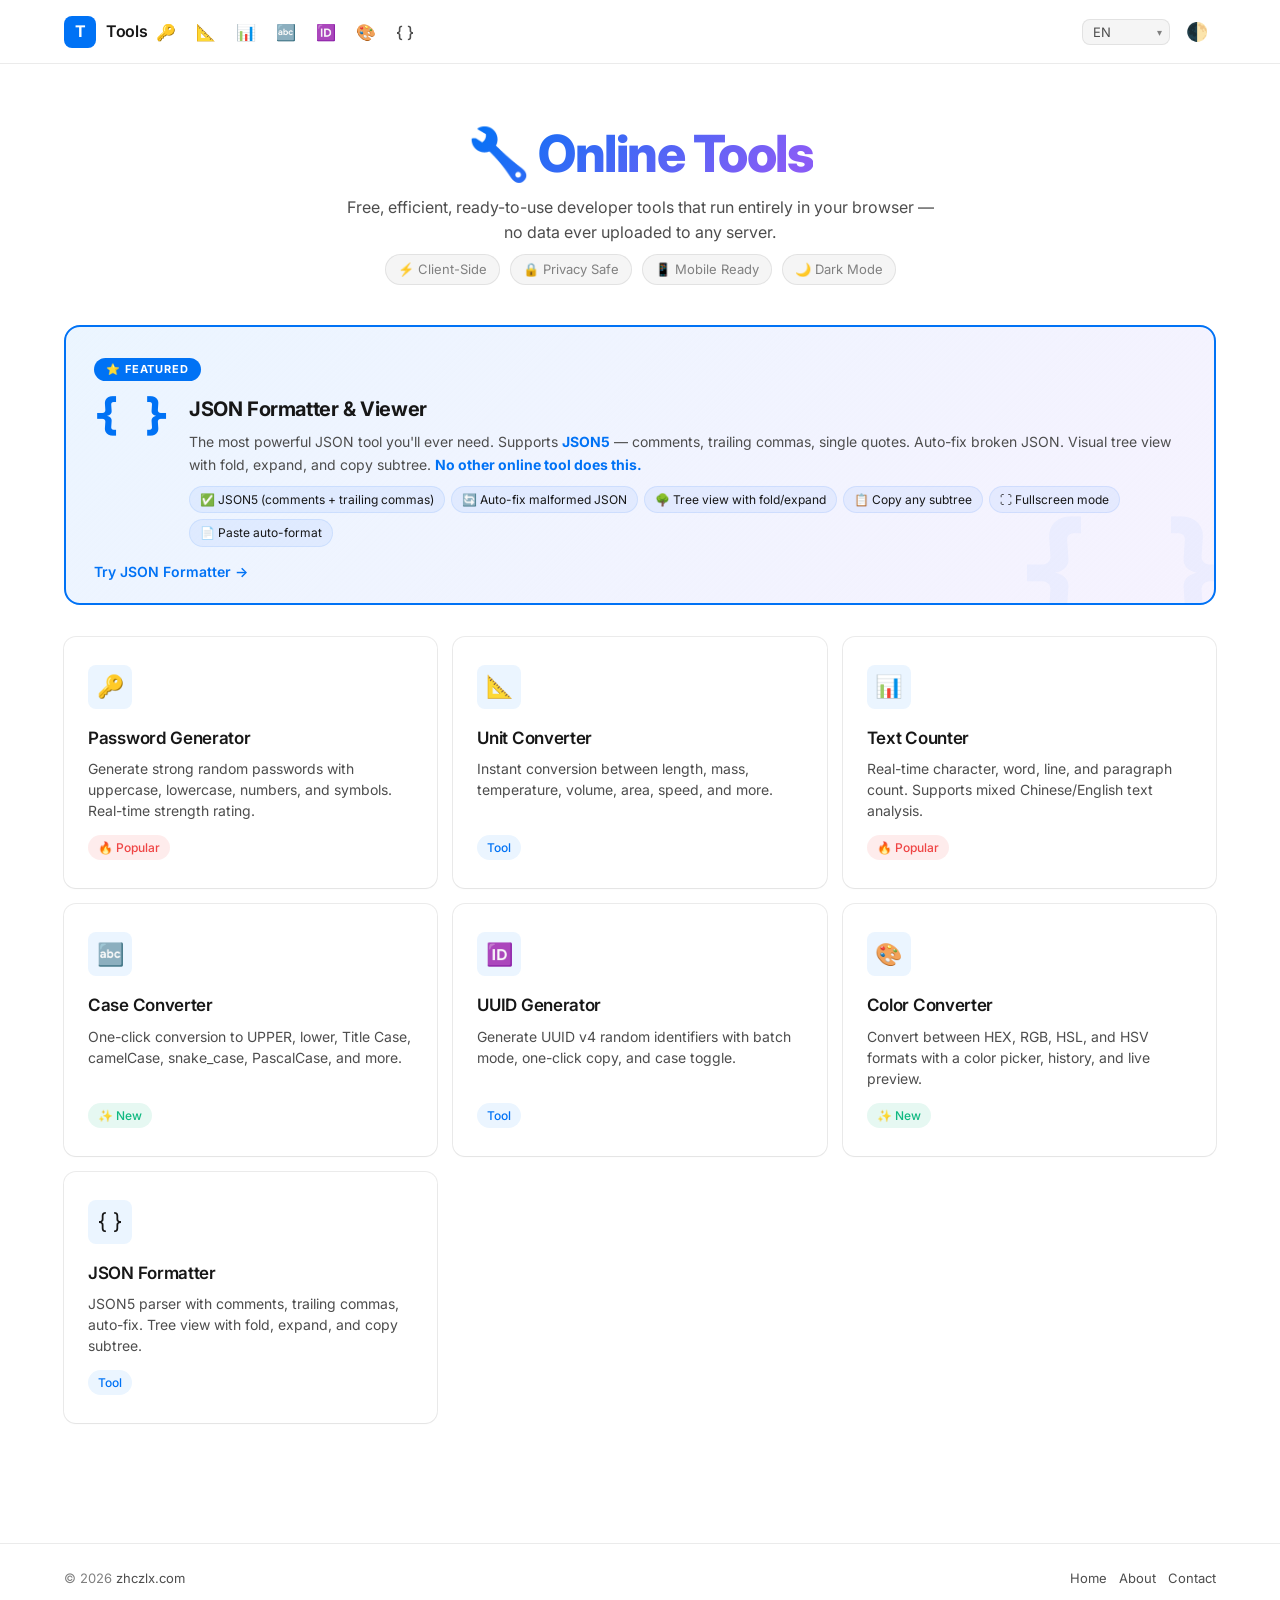
<file: index.html>
<!DOCTYPE html>
<html lang="en">
<head>
  <meta charset="UTF-8">
<meta property="og:title" content="Online Tools — Free Developer Tools & JSON5 Formatter">
<meta property="og:description" content="Free online developer tools: JSON5 Formatter with auto-fix, Password Generator, Unit Converter, UUID Generator, Color Converter. All client-side, no data upload.">
<meta name="twitter:title" content="Online Tools — Free Developer Tools & JSON5 Formatter">
<meta name="twitter:description" content="Free online developer tools: JSON5 Formatter with auto-fix, Password Generator, Unit Converter, UUID Generator, Color Converter. All client-side, no data upload.">
<meta name="description" content="Free online developer tools: JSON5 Formatter with auto-fix, Password Generator, Unit Converter, UUID Generator, Color Converter. All client-side, no data upload.">
<meta property="og:type" content="website">
<meta property="og:site_name" content="Hyrule Toolbox">
<meta property="og:image" content="https://tools.zhczlx.com/og-image.svg">
<meta name="twitter:card" content="summary_large_image">
<meta name="twitter:site" content="@zhczlx">

<script async src="https://pagead2.googlesyndication.com/pagead/js/adsbygoogle.js?client=ca-pub-8130430107774403" crossorigin="anonymous"></script>
<meta name="google-adsense-account" content="ca-pub-8130430107774403">
  <meta name="viewport" content="width=device-width, initial-scale=1.0">
  <title data-i18n="page.title">Online Tools — zhczlx.com/tools</title>
  <link rel="stylesheet" href="css/tools.css">
  <link rel="icon" href="data:image/svg+xml,<svg xmlns=%22http://www.w3.org/2000/svg%22 viewBox=%220 0 100 100%22><text y=%22.9em%22 font-size=%2290%22>🔧</text></svg>">
  <meta name="description" content="Free online tools: password generator, unit converter, text counter, case converter, UUID generator, color converter." data-i18n-att-description="page.description">
  <style>
    /* ===== ANIMATION STAGGER ===== */
    .tool-card:nth-child(1) { animation-delay: 0.05s; }
    .tool-card:nth-child(2) { animation-delay: 0.10s; }
    .tool-card:nth-child(3) { animation-delay: 0.15s; }
    .tool-card:nth-child(4) { animation-delay: 0.20s; }
    .tool-card:nth-child(5) { animation-delay: 0.25s; }
    .tool-card:nth-child(6) { animation-delay: 0.30s; }

    /* ===== HERO SUBTITLE WITH ICONS ===== */
    .hero-tags {
      display: flex;
      align-items: center;
      justify-content: center;
      gap: 10px;
      flex-wrap: wrap;
      margin-top: 8px;
    }
    .hero-tags span {
      font-size: 13px;
      color: var(--text-tertiary);
      padding: 4px 12px;
      border-radius: var(--radius-full);
      background: var(--bg-tertiary);
      border: 1px solid var(--border-color);
    }

    /* ===== LANGUAGE SWITCHER ===== */
.lang-switcher {
  position: relative;
  display: inline-block;
  margin-left: auto;
}
    .lang-switcher select {
      appearance: none;
      -webkit-appearance: none;
      padding: 4px 24px 4px 10px;
      font-size: 13px;
      border: 1px solid var(--border-color);
      border-radius: var(--radius-md, 6px);
      background: var(--bg-tertiary, #18181b);
      color: var(--text-secondary, #a1a1aa);
      cursor: pointer;
      outline: none;
      font-family: inherit;
      transition: border-color 0.2s, color 0.2s;
    }
    .lang-switcher select:hover {
      border-color: var(--accent, #3b82f6);
      color: var(--text-primary, #fafafa);
    }
    .lang-switcher::after {
      content: '▾';
      position: absolute;
      right: 8px;
      top: 50%;
      transform: translateY(-50%);
      font-size: 10px;
      color: var(--text-tertiary, #71717a);
      pointer-events: none;
    }
    .lang-switcher select:focus {
      border-color: var(--accent, #3b82f6);
      box-shadow: 0 0 0 2px var(--accent-light, rgba(59, 130, 246, 0.15));
    }

    /* ===== RESPONSIVE NAV ===== */
    @media (max-width: 768px) {
      .header-nav a span {
        display: none;
      }
      .hero-tags span {
        font-size: 11px;
        padding: 3px 10px;
      }
    }

    @media (max-width: 480px) {
      .header-inner {
        padding: 0 16px;
      }
      .page-hero {
        padding: 40px 0 24px;
      }
      .tool-grid {
        padding-bottom: 40px;
      }
    }

    /* ===== TAG VARIANTS ===== */
    .tool-card .tag.hot {
      color: #ef4444;
      background: rgba(239, 68, 68, 0.1);
    }
    .tool-card .tag.new {
      color: #10b981;
      background: rgba(16, 185, 129, 0.1);
    }

    /* ===== FEATURED JSON SECTION ===== */
    .featured-json { margin-bottom: 32px; }
    .featured-json-card {
      display: block;
      background: linear-gradient(135deg, var(--accent-light) 0%, rgba(139,92,246,0.08) 100%);
      border: 2px solid var(--accent);
      border-radius: var(--radius-xl);
      padding: 28px 28px 20px;
      text-decoration: none;
      color: var(--text-primary);
      transition: all var(--transition-normal);
      position: relative;
      overflow: hidden;
    }
    .featured-json-card::before {
      content: '{ }';
      position: absolute;
      right: -20px;
      bottom: -30px;
      font-size: 120px;
      font-weight: 900;
      font-family: var(--font-mono);
      opacity: 0.04;
      color: var(--accent);
      pointer-events: none;
      line-height: 1;
    }
    .featured-json-card:hover {
      transform: translateY(-3px);
      box-shadow: 0 8px 32px rgba(59,130,246,0.15);
      border-color: var(--accent-hover);
    }
    .featured-json-badge {
      display: inline-block;
      font-size: 11px;
      font-weight: 700;
      letter-spacing: 0.08em;
      padding: 3px 12px;
      border-radius: var(--radius-full);
      background: var(--accent);
      color: white;
      margin-bottom: 12px;
    }
    .featured-json-content {
      display: flex;
      align-items: flex-start;
      gap: 20px;
    }
    .featured-json-icon {
      font-size: 42px;
      font-weight: 900;
      font-family: var(--font-mono);
      color: var(--accent);
      flex-shrink: 0;
      line-height: 1;
      margin-top: 2px;
    }
    .featured-json-content h2 {
      font-size: 20px;
      font-weight: 700;
      letter-spacing: -0.4px;
      margin-bottom: 6px;
    }
    .featured-json-content p {
      font-size: 14px;
      color: var(--text-secondary);
      line-height: 1.6;
      margin-bottom: 10px;
    }
    .featured-json-content p strong {
      color: var(--accent);
    }
    .featured-json-features {
      display: flex;
      flex-wrap: wrap;
      gap: 6px;
    }
    .featured-json-features span {
      font-size: 12px;
      padding: 3px 10px;
      border-radius: var(--radius-full);
      background: rgba(59,130,246,0.08);
      border: 1px solid rgba(59,130,246,0.12);
      white-space: nowrap;
    }
    .featured-json-cta {
      margin-top: 14px;
      font-size: 14px;
      font-weight: 600;
      color: var(--accent);
      transition: gap var(--transition-fast);
      display: flex;
      align-items: center;
      gap: 4px;
    }
    .featured-json-card:hover .featured-json-cta {
      gap: 8px;
    }

    @media (max-width: 600px) {
      .featured-json-content { flex-direction: column; gap: 12px; }
      .featured-json-icon { font-size: 32px; }
      .featured-json-card { padding: 20px; }
      .featured-json-features span { white-space: normal; }
    }

    @media (prefers-color-scheme: dark) {
      .tool-card .tag.hot {
        background: rgba(239, 68, 68, 0.15);
      }
      .tool-card .tag.new {
        background: rgba(16, 185, 129, 0.15);
      }
    }
  </style>
<script type="application/ld+json">
{
  "@context": "https://schema.org",
  "@type": "WebSite",
  "name": "Hyrule Toolbox",
  "url": "https://tools.zhczlx.com/",
  "description": "Free online developer tools: JSON5 Formatter, Password Generator, Unit Converter, UUID Generator, Color Converter. All client-side, no data upload."
}
</script>
</head>
<body>

<!-- ===== STICKY HEADER ===== -->
<header class="site-header">
  <div class="header-inner">
    <a href="/" class="header-logo">
      <span class="logo-icon">T</span>
      <span data-i18n="header.logo">Tools</span>
    </a>
    <nav class="header-nav">
      <a href="password-generator.html" title="🔑 Password Generator">🔑</a>
      <a href="unit-converter.html" title="📐 Unit Converter">📐</a>
      <a href="text-counter.html" title="📊 Text Counter">📊</a>
      <a href="text-case.html" title="🔤 Case Converter">🔤</a>
      <a href="uuid-generator.html" title="🆔 UUID Generator">🆔</a>
      <a href="color-converter.html" title="🎨 Color Converter">🎨</a>
      <a href="json-formatter.html" title="{ } JSON Formatter">{ }</a>
    </nav>
    <div class="lang-switcher">
      <select id="langSwitcher" aria-label="Select language">
        <option value="en">EN</option>
        <option value="zh-CN">中文</option>
        <option value="ja">日本語</option>
        <option value="ko">한국어</option>
        <option value="fr">Français</option>
        <option value="de">Deutsch</option>
      </select>
    </div>
    <button class="theme-toggle" id="themeToggle" aria-label="Toggle dark mode">🌓</button>
  </div>
</header>

<!-- ===== MAIN CONTENT ===== -->
<main>
  <div class="container">
    <!-- ===== HERO ===== -->
    <section class="page-hero">
      <h1><span class="gradient" data-i18n="hero.title">🔧 Online Tools</span></h1>
      <p data-i18n="hero.subtitle">Free, efficient, ready-to-use developer tools that run entirely in your browser — no data ever uploaded to any server.</p>
      <div class="hero-tags">
        <span data-i18n="hero.tag.client">⚡ Client-Side</span>
        <span data-i18n="hero.tag.privacy">🔒 Privacy Safe</span>
        <span data-i18n="hero.tag.mobile">📱 Mobile Ready</span>
        <span data-i18n="hero.tag.dark">🌙 Dark Mode</span>
      </div>
    </section>

    <!-- ===== FEATURED: JSON FORMATTER ===== -->
    <section class="featured-json">
      <a href="json-formatter.html" class="featured-json-card">
        <div class="featured-json-badge" data-i18n="json.badge">⭐ FEATURED</div>
        <div class="featured-json-content">
          <div class="featured-json-icon">{ }</div>
          <div>
            <h2 data-i18n="json.title">JSON Formatter &amp; Viewer</h2>
            <p data-i18n="json.desc">The most powerful JSON tool you'll ever need. Supports <strong>JSON5</strong> — comments, trailing commas, single quotes. Auto-fix broken JSON. Visual tree view with fold, expand, and copy subtree. <strong>No other online tool does this.</strong></p>
            <div class="featured-json-features">
              <span data-i18n="json.f1">✅ JSON5 (comments + trailing commas)</span>
              <span data-i18n="json.f2">🔄 Auto-fix malformed JSON</span>
              <span data-i18n="json.f3">🌳 Tree view with fold/expand</span>
              <span data-i18n="json.f4">📋 Copy any subtree</span>
              <span data-i18n="json.f5">⛶ Fullscreen mode</span>
              <span data-i18n="json.f6">📄 Paste auto-format</span>
            </div>
          </div>
        </div>
        <div class="featured-json-cta" data-i18n="json.cta">Try JSON Formatter →</div>
      </a>
    </section>

    <!-- ===== TOOL GRID ===== -->
    <div class="tool-grid">

      <!-- Password Generator -->
      <a href="password-generator.html" class="tool-card animate-in">
        <div class="tool-card-icon">🔑</div>
        <h3 data-i18n="card.password.title">Password Generator</h3>
        <p data-i18n="card.password.desc">Generate strong random passwords with uppercase, lowercase, numbers, and symbols. Real-time strength rating.</p>
        <span class="tag hot" data-i18n="card.password.tag">🔥 Popular</span>
      </a>

      <!-- Unit Converter -->
      <a href="unit-converter.html" class="tool-card animate-in">
        <div class="tool-card-icon">📐</div>
        <h3 data-i18n="card.unit.title">Unit Converter</h3>
        <p data-i18n="card.unit.desc">Instant conversion between length, mass, temperature, volume, area, speed, and more.</p>
        <span class="tag" data-i18n="card.unit.tag">Tool</span>
      </a>

      <!-- Text Counter -->
      <a href="text-counter.html" class="tool-card animate-in">
        <div class="tool-card-icon">📊</div>
        <h3 data-i18n="card.counter.title">Text Counter</h3>
        <p data-i18n="card.counter.desc">Real-time character, word, line, and paragraph count. Supports mixed Chinese/English text analysis.</p>
        <span class="tag hot" data-i18n="card.counter.tag">🔥 Popular</span>
      </a>

      <!-- Text Case -->
      <a href="text-case.html" class="tool-card animate-in">
        <div class="tool-card-icon">🔤</div>
        <h3 data-i18n="card.case.title">Case Converter</h3>
        <p data-i18n="card.case.desc">One-click conversion to UPPER, lower, Title Case, camelCase, snake_case, PascalCase, and more.</p>
        <span class="tag new" data-i18n="card.case.tag">✨ New</span>
      </a>

      <!-- UUID Generator -->
      <a href="uuid-generator.html" class="tool-card animate-in">
        <div class="tool-card-icon">🆔</div>
        <h3 data-i18n="card.uuid.title">UUID Generator</h3>
        <p data-i18n="card.uuid.desc">Generate UUID v4 random identifiers with batch mode, one-click copy, and case toggle.</p>
        <span class="tag" data-i18n="card.uuid.tag">Tool</span>
      </a>

      <!-- Color Converter -->
      <a href="color-converter.html" class="tool-card animate-in">
        <div class="tool-card-icon">🎨</div>
        <h3 data-i18n="card.color.title">Color Converter</h3>
        <p data-i18n="card.color.desc">Convert between HEX, RGB, HSL, and HSV formats with a color picker, history, and live preview.</p>
        <span class="tag new" data-i18n="card.color.tag">✨ New</span>
      </a>

      <!-- JSON Formatter (end of grid) -->
      <a href="json-formatter.html" class="tool-card animate-in">
        <div class="tool-card-icon">{ }</div>
        <h3 data-i18n="card.json.title">JSON Formatter</h3>
        <p data-i18n="card.json.desc">JSON5 parser with comments, trailing commas, auto-fix. Tree view with fold, expand, and copy subtree.</p>
        <span class="tag" data-i18n="card.json.tag">Tool</span>
      </a>

    </div>
  </div>
</main>

<!-- ===== FOOTER ===== -->
<footer class="site-footer">
  <div class="footer-inner">
    <span>&copy; 2026 <a href="https://zhczlx.com">zhczlx.com</a></span>
    <nav style="display:flex;gap:12px;flex-wrap:wrap;">
      <a href="https://zhczlx.com" data-i18n="footer.home">Home</a>
      <a href="https://zhczlx.com/about" data-i18n="footer.about">About</a>
      <a href="mailto:hi@zhczlx.com" data-i18n="footer.contact">Contact</a>
    </nav>
  </div>
</footer>

<!-- ===== TOAST ===== -->
<div class="toast" id="toast" data-i18n="toast.copied">✅ Copied to clipboard</div>

<!-- ===== JAVASCRIPT ===== -->
<script>
(function () {
  'use strict';

  // ----- i18n Dictionary -----
  var LANG_STORAGE_KEY = 'zhczlx-lang';

  var translations = {
    'en': {
      'page.title': 'Online Tools — zhczlx.com/tools',
      'page.description': 'Free online tools: password generator, unit converter, text counter, case converter, UUID generator, color converter.',
      'header.logo': 'Tools',
      'nav.password': 'Password Generator',
      'nav.unit': 'Unit Converter',
      'nav.counter': 'Text Counter',
      'nav.case': 'Case Converter',
      'nav.uuid': 'UUID Generator',
      'nav.color': 'Color Converter',
      'nav.json': 'JSON',
      'json.badge': '⭐ FEATURED',
      'json.title': 'JSON Formatter & Viewer',
      'json.desc': "The most powerful JSON tool you'll ever need. Supports <strong>JSON5</strong> — comments, trailing commas, single quotes. Auto-fix broken JSON. Visual tree view with fold, expand, and copy subtree. <strong>No other online tool does this.</strong>",
      'json.f1': '✅ JSON5 (comments + trailing commas)',
      'json.f2': '🔄 Auto-fix malformed JSON',
      'json.f3': '🌳 Tree view with fold/expand',
      'json.f4': '📋 Copy any subtree',
      'json.f5': '⛶ Fullscreen mode',
      'json.f6': '📄 Paste auto-format',
      'json.cta': 'Try JSON Formatter →',
      'card.json.title': 'JSON Formatter',
      'card.json.desc': 'JSON5 parser with comments, trailing commas, auto-fix. Tree view with fold, expand, and copy subtree.',
      'card.json.tag': 'Tool',
      'hero.title': '🔧 Online Tools',
      'hero.subtitle': 'Free, efficient, ready-to-use developer tools that run entirely in your browser — no data ever uploaded to any server.',
      'hero.tag.client': '⚡ Client-Side',
      'hero.tag.privacy': '🔒 Privacy Safe',
      'hero.tag.mobile': '📱 Mobile Ready',
      'hero.tag.dark': '🌙 Dark Mode',
      'card.password.title': 'Password Generator',
      'card.password.desc': 'Generate strong random passwords with uppercase, lowercase, numbers, and symbols. Real-time strength rating.',
      'card.password.tag': '🔥 Popular',
      'card.unit.title': 'Unit Converter',
      'card.unit.desc': 'Instant conversion between length, mass, temperature, volume, area, speed, and more.',
      'card.unit.tag': 'Tool',
      'card.counter.title': 'Text Counter',
      'card.counter.desc': 'Real-time character, word, line, and paragraph count. Supports mixed Chinese/English text analysis.',
      'card.counter.tag': '🔥 Popular',
      'card.case.title': 'Case Converter',
      'card.case.desc': 'One-click conversion to UPPER, lower, Title Case, camelCase, snake_case, PascalCase, and more.',
      'card.case.tag': '✨ New',
      'card.uuid.title': 'UUID Generator',
      'card.uuid.desc': 'Generate UUID v4 random identifiers with batch mode, one-click copy, and case toggle.',
      'card.uuid.tag': 'Tool',
      'card.color.title': 'Color Converter',
      'card.color.desc': 'Convert between HEX, RGB, HSL, and HSV formats with a color picker, history, and live preview.',
      'card.color.tag': '✨ New',
      'footer.home': 'Home',
      'footer.about': 'About',
      'footer.contact': 'Contact',
      'toast.copied': '✅ Copied to clipboard',
      'toast.failed': '❌ Copy failed, please copy manually'
    },
    'zh-CN': {
      'page.title': '在线工具集 — zhczlx.com/tools',
      'page.description': '免费在线工具集：密码生成器、单位换算、文本统计、大小写转换、UUID生成器、颜色转换器。',
      'header.logo': 'Tools',
      'nav.password': '密码生成器',
      'nav.unit': '单位换算',
      'nav.counter': '文本统计',
      'nav.case': '大小写转换',
      'nav.uuid': 'UUID生成',
      'nav.color': '颜色转换',
      'nav.json': 'JSON',
      'json.badge': '⭐ 主打推荐',
      'json.title': 'JSON 格式化与查看器',
      'json.desc': '最强 JSON 工具，没有之一！支持 <strong>JSON5</strong>（注释、尾逗号、单引号），自动修复格式错误。可视化树形视图，可折叠展开、复制子节点。<strong>其他在线工具做不到这些。</strong>',
      'json.f1': '✅ JSON5（注释 + 尾逗号）',
      'json.f2': '🔄 自动修复格式错误',
      'json.f3': '🌳 树形视图可折叠展开',
      'json.f4': '📋 复制任意子节点',
      'json.f5': '⛶ 全屏模式',
      'json.f6': '📄 粘贴自动格式化',
      'json.cta': '试试 JSON 格式化 →',
      'card.json.title': 'JSON 格式化',
      'card.json.desc': '支持 JSON5 注释、尾逗号、自动修复。树形视图可折叠展开、复制子节点。',
      'card.json.tag': '工具',
      'hero.title': '🔧 在线工具集',
      'hero.subtitle': '免费、高效、开箱即用的开发工具，全部在浏览器端运行，无需上传任何数据到服务器。',
      'hero.tag.client': '⚡ 纯客户端',
      'hero.tag.privacy': '🔒 隐私安全',
      'hero.tag.mobile': '📱 移动适配',
      'hero.tag.dark': '🌙 深色模式',
      'card.password.title': '密码生成器',
      'card.password.desc': '生成高强度随机密码，支持大小写、数字、符号组合，实时显示密码强度评级。',
      'card.password.tag': '热门',
      'card.unit.title': '单位换算',
      'card.unit.desc': '支持长度、质量、温度、体积、面积、速度等多种单位之间的即时换算。',
      'card.unit.tag': '工具',
      'card.counter.title': '文本统计',
      'card.counter.desc': '实时统计字符数、单词数、行数、段落数，支持中文/英文混合文本分析。',
      'card.counter.tag': '热门',
      'card.case.title': '大小写转换',
      'card.case.desc': '一键转换大写、小写、首字母大写、驼峰式、蛇形式、帕斯卡式等多种格式。',
      'card.case.tag': '新',
      'card.uuid.title': 'UUID 生成器',
      'card.uuid.desc': '生成 UUID v4 随机标识符，支持批量生成、一键复制、大写/小写格式切换。',
      'card.uuid.tag': '工具',
      'card.color.title': '颜色转换器',
      'card.color.desc': '在 HEX、RGB、HSL、HSV 格式之间互转，带取色器、历史记录与实时预览。',
      'card.color.tag': '新',
      'footer.home': '首页',
      'footer.about': '关于',
      'footer.contact': '联系',
      'toast.copied': '✅ 已复制到剪贴板',
      'toast.failed': '❌ 复制失败，请手动复制'
    },
    'ja': {
      'page.title': 'オンラインツール — zhczlx.com/tools',
      'page.description': '無料オンラインツール：パスワード生成、単位変換、テキストカウンター、大文字小文字変換、UUID生成、カラー変換。',
      'header.logo': 'Tools',
      'nav.password': 'パスワード生成',
      'nav.unit': '単位変換',
      'nav.counter': 'テキスト統計',
      'nav.case': '大文字小文字変換',
      'nav.uuid': 'UUID生成',
      'nav.color': 'カラー変換',
      'hero.title': '🔧 オンラインツール',
      'nav.json': 'JSON',
      'json.badge': '⭐ 注目',
      'json.title': 'JSON フォーマッター & Viewer',
      'json.desc': '最高のJSONツール！<strong>JSON5</strong>（コメント・末尾カンマ・シングルクォート）対応。壊れたJSONを自動修正。折りたたみ可能なツリービューでサブツリーのコピーも可能。<strong>これができる他ツールはありません。</strong>',
      'json.f1': '✅ JSON5（コメント + 末尾カンマ）',
      'json.f2': '🔄 壊れたJSONを自動修正',
      'json.f3': '🌳 折りたたみ可能なツリービュー',
      'json.f4': '📋 任意のサブツリーをコピー',
      'json.f5': '⛶ 全画面モード',
      'json.f6': '📄 貼り付け自動フォーマット',
      'json.cta': 'JSONフォーマッターを試す →',
      'card.json.title': 'JSON フォーマッター',
      'card.json.desc': 'JSON5対応、コメント・末尾カンマ・自動修正。ツリービューで折りたたみ・サブツリーコピー。',
      'card.json.tag': 'ツール',
      'hero.subtitle': '無料で効率的な開発ツール、すべてブラウザ上で動作し、サーバーにデータをアップロードする必要はありません。',
      'hero.tag.client': '⚡ クライアント側',
      'hero.tag.privacy': '🔒 プライバシー安全',
      'hero.tag.mobile': '📱 モバイル対応',
      'hero.tag.dark': '🌙 ダークモード',
      'card.password.title': 'パスワード生成器',
      'card.password.desc': '大文字、小文字、数字、記号を組み合わせた強力なランダムパスワードを生成。リアルタイム強度評価。',
      'card.password.tag': '🔥 人気',
      'card.unit.title': '単位変換',
      'card.unit.desc': '長さ、質量、温度、体積、面積、速度など、多様な単位間の即時変換。',
      'card.unit.tag': 'ツール',
      'card.counter.title': 'テキストカウンター',
      'card.counter.desc': '文字数、単語数、行数、段落数をリアルタイムにカウント。中日英混合テキスト対応。',
      'card.counter.tag': '🔥 人気',
      'card.case.title': '大文字小文字変換',
      'card.case.desc': 'ワンクリックで大文字、小文字、先頭大文字、キャメルケース、スネークケース、パスカルケースなどに変換。',
      'card.case.tag': '✨ 新着',
      'card.uuid.title': 'UUID 生成器',
      'card.uuid.desc': 'UUID v4 ランダム識別子を生成。一括生成、ワンクリックコピー、大文字/小文字切替対応。',
      'card.uuid.tag': 'ツール',
      'card.color.title': 'カラー変換器',
      'card.color.desc': 'HEX、RGB、HSL、HSV 形式間の変換。カラーピッカー、履歴、リアルタイムプレビュー付き。',
      'card.color.tag': '✨ 新着',
      'footer.home': 'ホーム',
      'footer.about': '概要',
      'footer.contact': 'お問い合わせ',
      'toast.copied': '✅ クリップボードにコピーしました',
      'toast.failed': '❌ コピーに失敗しました。手動でコピーしてください'
    },
    'ko': {
      'page.title': '온라인 도구 — zhczlx.com/tools',
      'page.description': '무료 온라인 도구: 비밀번호 생성기, 단위 변환기, 텍스트 카운터, 대소문자 변환기, UUID 생성기, 색상 변환기.',
      'header.logo': 'Tools',
      'nav.password': '비밀번호 생성기',
      'nav.unit': '단위 변환',
      'nav.counter': '텍스트 통계',
      'nav.case': '대소문자 변환',
      'nav.uuid': 'UUID 생성',
      'nav.color': '색상 변환',
      'hero.title': '🔧 온라인 도구',
      'nav.json': 'JSON',
      'json.badge': '⭐ 추천',
      'json.title': 'JSON 포맷터 & Viewer',
      'json.desc': '최고의 JSON 도구! <strong>JSON5</strong>(주석·후행 쉼표·작은따옴표) 지원. 깨진 JSON 자동 수정. 접기/펼치기 트리 뷰와 서브트리 복사.<strong>다른 온라인 도구는 이걸 못 합니다.</strong>',
      'json.f1': '✅ JSON5 (주석 + 후행 쉼표)',
      'json.f2': '🔄 깨진 JSON 자동 수정',
      'json.f3': '🌳 접기/펼치기 트리 뷰',
      'json.f4': '📋 서브트리 복사',
      'json.f5': '⛶ 전체 화면 모드',
      'json.f6': '📄 붙여넣기 자동 포맷',
      'json.cta': 'JSON 포맷터 사용해보기 →',
      'card.json.title': 'JSON 포맷터',
      'card.json.desc': 'JSON5 지원, 주석·후행 쉼표·자동 수정. 트리 뷰 접기/펼치기·서브트리 복사.',
      'card.json.tag': '도구',
      'hero.subtitle': '무료로 효율적인 개발 도구, 모두 브라우저에서 실행되며 서버에 데이터를 업로드할 필요가 없습니다.',
      'hero.tag.client': '⚡ 클라이언트 측',
      'hero.tag.privacy': '🔒 개인정보 보호',
      'hero.tag.mobile': '📱 모바일 지원',
      'hero.tag.dark': '🌙 다크 모드',
      'card.password.title': '비밀번호 생성기',
      'card.password.desc': '대문자, 소문자, 숫자, 기호를 조합한 강력한 무작위 비밀번호 생성. 실시간 강도 평가.',
      'card.password.tag': '🔥 인기',
      'card.unit.title': '단위 변환기',
      'card.unit.desc': '길이, 질량, 온도, 부피, 면적, 속도 등 다양한 단위 간 즉시 변환.',
      'card.unit.tag': '도구',
      'card.counter.title': '텍스트 카운터',
      'card.counter.desc': '문자 수, 단어 수, 줄 수, 문단 수를 실시간으로 계산. 한중영 혼합 텍스트 지원.',
      'card.counter.tag': '🔥 인기',
      'card.case.title': '대소문자 변환기',
      'card.case.desc': 'UPPER, lower, Title Case, camelCase, snake_case, PascalCase 등 원클릭 변환.',
      'card.case.tag': '✨ 신규',
      'card.uuid.title': 'UUID 생성기',
      'card.uuid.desc': 'UUID v4 무작위 식별자 생성. 일괄 생성, 원클릭 복사, 대소문자 전환 지원.',
      'card.uuid.tag': '도구',
      'card.color.title': '색상 변환기',
      'card.color.desc': 'HEX, RGB, HSL, HSV 형식 간 변환. 색상 선택기, 기록, 실시간 미리보기 포함.',
      'card.color.tag': '✨ 신규',
      'footer.home': '홈',
      'footer.about': '소개',
      'footer.contact': '문의',
      'toast.copied': '✅ 클립보드에 복사되었습니다',
      'toast.failed': '❌ 복사 실패, 수동으로 복사해주세요'
    },
    'fr': {
      'page.title': 'Outils en ligne — zhczlx.com/tools',
      'page.description': 'Outils en ligne gratuits : générateur de mots de passe, convertisseur d\'unités, compteur de texte, convertisseur de casse, générateur UUID, convertisseur de couleurs.',
      'header.logo': 'Tools',
      'nav.password': 'Générateur de mots de passe',
      'nav.unit': 'Convertisseur d\'unités',
      'nav.counter': 'Compteur de texte',
      'nav.case': 'Convertisseur de casse',
      'nav.uuid': 'Générateur UUID',
      'nav.color': 'Convertisseur de couleurs',
      'hero.title': '🔧 Outils en ligne',
      'nav.json': 'JSON',
      'json.badge': '⭐ RECOMMANDÉ',
      'json.title': 'Formateur JSON & Viewer',
      'json.desc': 'Le meilleur outil JSON jamais créé ! Prend en charge le <strong>JSON5</strong> — commentaires, virgules finales, guillemets simples. Correction automatique du JSON malformé. Arborescence pliable avec copie de sous-arbre.<strong>Aucun autre outil en ligne ne fait cela.</strong>',
      'json.f1': '✅ JSON5 (commentaires + virgules finales)',
      'json.f2': '🔄 Correction automatique du JSON',
      'json.f3': '🌳 Arborescence pliable',
      'json.f4': '📋 Copier n\'importe quel sous-arbre',
      'json.f5': '⛶ Mode plein écran',
      'json.f6': '📄 Formatage automatique au collage',
      'json.cta': 'Essayer le formateur JSON →',
      'card.json.title': 'Formateur JSON',
      'card.json.desc': 'Support JSON5, commentaires, virgules finales, correction auto. Arborescence pliable, copie de sous-arbre.',
      'card.json.tag': 'Outil',
      'hero.subtitle': 'Des outils de développement gratuits, efficaces et prêts à l\'emploi, entièrement exécutés dans votre navigateur — aucune donnée envoyée à un serveur.',
      'hero.tag.client': '⚡ Côté client',
      'hero.tag.privacy': '🔒 Confidentialité',
      'hero.tag.mobile': '📱 Adapté mobile',
      'hero.tag.dark': '🌙 Mode sombre',
      'card.password.title': 'Générateur de mots de passe',
      'card.password.desc': 'Générez des mots de passe forts avec majuscules, minuscules, chiffres et symboles. Évaluation de force en temps réel.',
      'card.password.tag': '🔥 Populaire',
      'card.unit.title': 'Convertisseur d\'unités',
      'card.unit.desc': 'Conversion instantanée entre longueur, masse, température, volume, surface, vitesse et plus.',
      'card.unit.tag': 'Outil',
      'card.counter.title': 'Compteur de texte',
      'card.counter.desc': 'Comptage en temps réel des caractères, mots, lignes et paragraphes. Analyse de texte mixte chinois/anglais.',
      'card.counter.tag': '🔥 Populaire',
      'card.case.title': 'Convertisseur de casse',
      'card.case.desc': 'Conversion en un clic en MAJUSCULES, minuscules, Première lettre, camelCase, snake_case, PascalCase, etc.',
      'card.case.tag': '✨ Nouveau',
      'card.uuid.title': 'Générateur UUID',
      'card.uuid.desc': 'Générez des identifiants UUID v4 aléatoires avec mode batch, copie en un clic et basculement de casse.',
      'card.uuid.tag': 'Outil',
      'card.color.title': 'Convertisseur de couleurs',
      'card.color.desc': 'Convertissez entre les formats HEX, RGB, HSL et HSV avec un sélecteur de couleurs, historique et aperçu en direct.',
      'card.color.tag': '✨ Nouveau',
      'footer.home': 'Accueil',
      'footer.about': 'À propos',
      'footer.contact': 'Contact',
      'toast.copied': '✅ Copié dans le presse-papiers',
      'toast.failed': '❌ Échec de la copie, veuillez copier manuellement'
    },
    'de': {
      'page.title': 'Online-Tools — zhczlx.com/tools',
      'page.description': 'Kostenlose Online-Tools: Passwortgenerator, Einheitenumrechner, Textzähler, Fallumwandler, UUID-Generator, Farbkonverter.',
      'header.logo': 'Tools',
      'nav.password': 'Passwortgenerator',
      'nav.unit': 'Einheitenumrechner',
      'nav.counter': 'Textzähler',
      'nav.case': 'Fallumwandler',
      'nav.uuid': 'UUID-Generator',
      'nav.color': 'Farbkonverter',
      'hero.title': '🔧 Online-Tools',
      'nav.json': 'JSON',
      'json.badge': '⭐ EMPFOHLEN',
      'json.title': 'JSON-Formatierer & Viewer',
      'json.desc': 'Das leistungsstärkste JSON-Tool, das Sie je brauchen werden. Unterstützt <strong>JSON5</strong> — Kommentare, nachgestellte Kommas, einfache Anführungszeichen. Automatische Korrektur von fehlerhaftem JSON. Einklappbare Baumansicht mit Kopieren von Teilbäumen.<strong>Kein anderes Online-Tool kann das.</strong>',
      'json.f1': '✅ JSON5 (Kommentare + nachgestellte Kommas)',
      'json.f2': '🔄 Automatische JSON-Korrektur',
      'json.f3': '🌳 Einklappbare Baumansicht',
      'json.f4': '📋 Beliebiges Unterelement kopieren',
      'json.f5': '⛶ Vollbildmodus',
      'json.f6': '📄 Auto-Format beim Einfügen',
      'json.cta': 'JSON-Formatierer ausprobieren →',
      'card.json.title': 'JSON-Formatierer',
      'card.json.desc': 'JSON5-Unterstützung, Kommentare, Kommas, Auto-Korrektur. Baumansicht mit Klapp-/Kopierfunktion.',
      'card.json.tag': 'Werkzeug',
      'hero.subtitle': 'Kostenlose, effiziente Entwickler-Tools, die vollständig im Browser laufen — keine Daten werden an Server gesendet.',
      'hero.tag.client': '⚡ Clientseitig',
      'hero.tag.privacy': '🔒 Datenschutz',
      'hero.tag.mobile': '📱 Mobil geeignet',
      'hero.tag.dark': '🌙 Dunkelmodus',
      'card.password.title': 'Passwortgenerator',
      'card.password.desc': 'Erstellen Sie starke Zufallspasswörter mit Großbuchstaben, Kleinbuchstaben, Zahlen und Symbolen. Echtzeit-Stärkebewertung.',
      'card.password.tag': '🔥 Beliebt',
      'card.unit.title': 'Einheitenumrechner',
      'card.unit.desc': 'Sofortige Umrechnung zwischen Länge, Masse, Temperatur, Volumen, Fläche, Geschwindigkeit und mehr.',
      'card.unit.tag': 'Werkzeug',
      'card.counter.title': 'Textzähler',
      'card.counter.desc': 'Echtzeit-Zählung von Zeichen, Wörtern, Zeilen und Absätzen. Unterstützt gemischte chinesische/englische Textanalyse.',
      'card.counter.tag': '🔥 Beliebt',
      'card.case.title': 'Fallumwandler',
      'card.case.desc': 'Ein-Klick-Umwandlung in GROSS, klein, Titel, camelCase, snake_case, PascalCase und mehr.',
      'card.case.tag': '✨ Neu',
      'card.uuid.title': 'UUID-Generator',
      'card.uuid.desc': 'Generieren Sie UUID v4-Zufallsidentifikatoren mit Batch-Modus, Ein-Klick-Kopie und Groß-/Kleinschreibungswechsel.',
      'card.uuid.tag': 'Werkzeug',
      'card.color.title': 'Farbkonverter',
      'card.color.desc': 'Konvertieren Sie zwischen HEX-, RGB-, HSL- und HSV-Formaten mit Farbwähler, Verlauf und Live-Vorschau.',
      'card.color.tag': '✨ Neu',
      'footer.home': 'Startseite',
      'footer.about': 'Über uns',
      'footer.contact': 'Kontakt',
      'toast.copied': '✅ In die Zwischenablage kopiert',
      'toast.failed': '❌ Kopieren fehlgeschlagen, bitte manuell kopieren'
    }
  };

  // ----- i18n Engine -----
  function getStoredLang() {
    try { return localStorage.getItem(LANG_STORAGE_KEY); } catch (e) { return null; }
  }

  function setStoredLang(lang) {
    try { localStorage.setItem(LANG_STORAGE_KEY, lang); } catch (e) { /* noop */ }
  }

  function getDefaultLang() {
    // Check localStorage first, then browser preference, default to 'en'
    var stored = getStoredLang();
    if (stored && translations[stored]) return stored;
    var browserLang = (navigator.language || navigator.userLanguage || '').split('-')[0];
    if (browserLang === 'zh') return 'zh-CN';
    if (browserLang === 'ja') return 'ja';
    if (browserLang === 'ko') return 'ko';
    if (browserLang === 'fr') return 'fr';
    if (browserLang === 'de') return 'de';
    return 'en';
  }

  function applyLanguage(lang) {
    if (!translations[lang]) lang = 'en';
    var t = translations[lang];
    var langSelect = document.getElementById('langSwitcher');
    if (langSelect) langSelect.value = lang;

    // Update <title>
    if (t['page.title']) {
      document.title = t['page.title'];
    }

    // Update meta description
    var metaDesc = document.querySelector('meta[name="description"]');
    if (metaDesc && t['page.description']) {
      metaDesc.setAttribute('content', t['page.description']);
    }

    // Update all data-i18n elements (text content)
    var elements = document.querySelectorAll('[data-i18n]');
    for (var i = 0; i < elements.length; i++) {
      var key = elements[i].getAttribute('data-i18n');
      if (t[key] !== undefined) {
        elements[i].innerHTML = t[key];
      }
    }

    // Update all data-i18n-att-* elements (attribute content)
    var attrElements = document.querySelectorAll('[data-i18n-att-description]');
    for (var i = 0; i < attrElements.length; i++) {
      var key = attrElements[i].getAttribute('data-i18n-att-description');
      if (key && t[key] !== undefined) {
        attrElements[i].setAttribute('content', t[key]);
      }
    }

    // Update toast default and copy fallback messages
    window.__toastI18n = {
      copied: t['toast.copied'] || '✅ Copied to clipboard',
      failed: t['toast.failed'] || '❌ Copy failed, please copy manually'
    };

    // Update the toast element itself if it has data-i18n
    var toastEl = document.getElementById('toast');
    if (toastEl && t['toast.copied']) {
      // Only update if not currently showing a custom message
      if (!toastEl.classList.contains('show')) {
        toastEl.textContent = t['toast.copied'];
      }
    }

    setStoredLang(lang);
  }

  // ----- Initialize language -----
  var currentLang = getDefaultLang();
  applyLanguage(currentLang);

  // ----- Language switcher event -----
  var langSelect = document.getElementById('langSwitcher');
  if (langSelect) {
    langSelect.addEventListener('change', function () {
      applyLanguage(this.value);
    });
  }

  // ----- Theme Toggle -----
  const themeToggle = document.getElementById('themeToggle');
  const htmlEl = document.documentElement;
  const THEME_STORAGE_KEY = 'zhczlx-theme';

  function getPreferredTheme() {
    return window.matchMedia('(prefers-color-scheme: dark)').matches ? 'dark' : 'light';
  }

  function getStoredTheme() {
    try { return localStorage.getItem(THEME_STORAGE_KEY); } catch (e) { return null; }
  }

  function setStoredTheme(theme) {
    try { localStorage.setItem(THEME_STORAGE_KEY, theme); } catch (e) { /* noop */ }
  }

  function applyTheme(theme) {
    if (theme === 'dark') {
      htmlEl.style.colorScheme = 'dark';
      htmlEl.setAttribute('data-theme', 'dark');
      themeToggle.textContent = '☀️';
    } else {
      htmlEl.style.colorScheme = 'light';
      htmlEl.setAttribute('data-theme', 'light');
      themeToggle.textContent = '🌓';
    }
  }

  // Initialize theme
  const stored = getStoredTheme();
  const initialTheme = stored || getPreferredTheme();
  applyTheme(initialTheme);

  themeToggle.addEventListener('click', function () {
    const current = htmlEl.getAttribute('data-theme') === 'dark' ? 'dark' : 'light';
    const next = current === 'dark' ? 'light' : 'dark';
    applyTheme(next);
    setStoredTheme(next);
  });

  // Listen for system preference changes (if no stored theme)
  window.matchMedia('(prefers-color-scheme: dark)').addEventListener('change', function (e) {
    if (!getStoredTheme()) {
      applyTheme(e.matches ? 'dark' : 'light');
    }
  });

  // ----- Force dark mode CSS variables -----
  const darkOverrideStyle = document.createElement('style');
  darkOverrideStyle.textContent = `
    html[data-theme="dark"] {
      --bg-primary: #0a0a0b !important;
      --bg-secondary: #111113 !important;
      --bg-tertiary: #18181b !important;
      --bg-card: #111113 !important;
      --bg-input: #18181b !important;
      --bg-hover: #27272a !important;
      --bg-toolbar: #18181b !important;
      --text-primary: #fafafa !important;
      --text-secondary: #a1a1aa !important;
      --text-tertiary: #71717a !important;
      --text-placeholder: #52525b !important;
      --text-inverse: #0a0a0b !important;
      --border-color: rgba(255, 255, 255, 0.08) !important;
      --border-color-strong: rgba(255, 255, 255, 0.12) !important;
      --shadow-sm: 0px 0px 0px 1px rgba(255,255,255,0.06), 0px 1px 2px rgba(0,0,0,0.2) !important;
      --shadow-md: 0px 0px 0px 1px rgba(255,255,255,0.06), 0px 2px 4px rgba(0,0,0,0.2), 0px 8px 16px -8px rgba(0,0,0,0.3) !important;
      --shadow-lg: 0px 0px 0px 1px rgba(255,255,255,0.06), 0px 4px 8px rgba(0,0,0,0.2), 0px 16px 24px -8px rgba(0,0,0,0.4) !important;
      --accent: #3b82f6 !important;
      --accent-hover: #60a5fa !important;
      --accent-light: rgba(59, 130, 246, 0.1) !important;
    }
  `;
  document.head.appendChild(darkOverrideStyle);

  // Apply dark if stored or preferred
  if (initialTheme === 'dark') {
    htmlEl.setAttribute('data-theme', 'dark');
    htmlEl.style.colorScheme = 'dark';
    themeToggle.textContent = '☀️';
  }

  // ----- Toast Notification System -----
  const toastEl = document.getElementById('toast');
  let toastTimeout = null;

  window.__toastI18n = {
    copied: translations[currentLang]['toast.copied'] || '✅ Copied to clipboard',
    failed: translations[currentLang]['toast.failed'] || '❌ Copy failed, please copy manually'
  };

  window.showToast = function (message) {
    if (!toastEl) return;
    toastEl.textContent = message || window.__toastI18n.copied;
    toastEl.classList.add('show');
    clearTimeout(toastTimeout);
    toastTimeout = setTimeout(function () {
      toastEl.classList.remove('show');
    }, 2000);
  };

  // ----- Copy-to-clipboard helper (for use on tool pages) -----
  window.copyToClipboard = function (text, successMsg) {
    if (!text && text !== '') return;
    if (navigator.clipboard && navigator.clipboard.writeText) {
      navigator.clipboard.writeText(text).then(function () {
        window.showToast(successMsg || window.__toastI18n.copied);
      }).catch(function () {
        fallbackCopy(text, successMsg);
      });
    } else {
      fallbackCopy(text, successMsg);
    }
  };

  function fallbackCopy(text, successMsg) {
    var textarea = document.createElement('textarea');
    textarea.value = text;
    textarea.style.position = 'fixed';
    textarea.style.opacity = '0';
    textarea.style.left = '-9999px';
    document.body.appendChild(textarea);
    textarea.select();
    try {
      document.execCommand('copy');
      window.showToast(successMsg || window.__toastI18n.copied);
    } catch (e) {
      window.showToast(window.__toastI18n.failed);
    }
    document.body.removeChild(textarea);
  }

  // ----- Animate cards on intersection (progressive enhancement) -----
  if ('IntersectionObserver' in window) {
    var cards = document.querySelectorAll('.tool-card.animate-in');
    if (cards.length) {
      var observer = new IntersectionObserver(function (entries) {
        entries.forEach(function (entry) {
          if (entry.isIntersecting) {
            entry.target.style.animationPlayState = 'running';
            observer.unobserve(entry.target);
          }
        });
      }, { threshold: 0.1 });
      cards.forEach(function (card) {
        // Pause animation initially so observer can start it
        card.style.animationPlayState = 'paused';
        observer.observe(card);
      });
      // Fallback: if observer doesn't trigger within 2s, start all
      setTimeout(function () {
        cards.forEach(function (card) {
          card.style.animationPlayState = 'running';
        });
      }, 2000);
    }
  }

})();
</script>

</body>
</html>
</file>
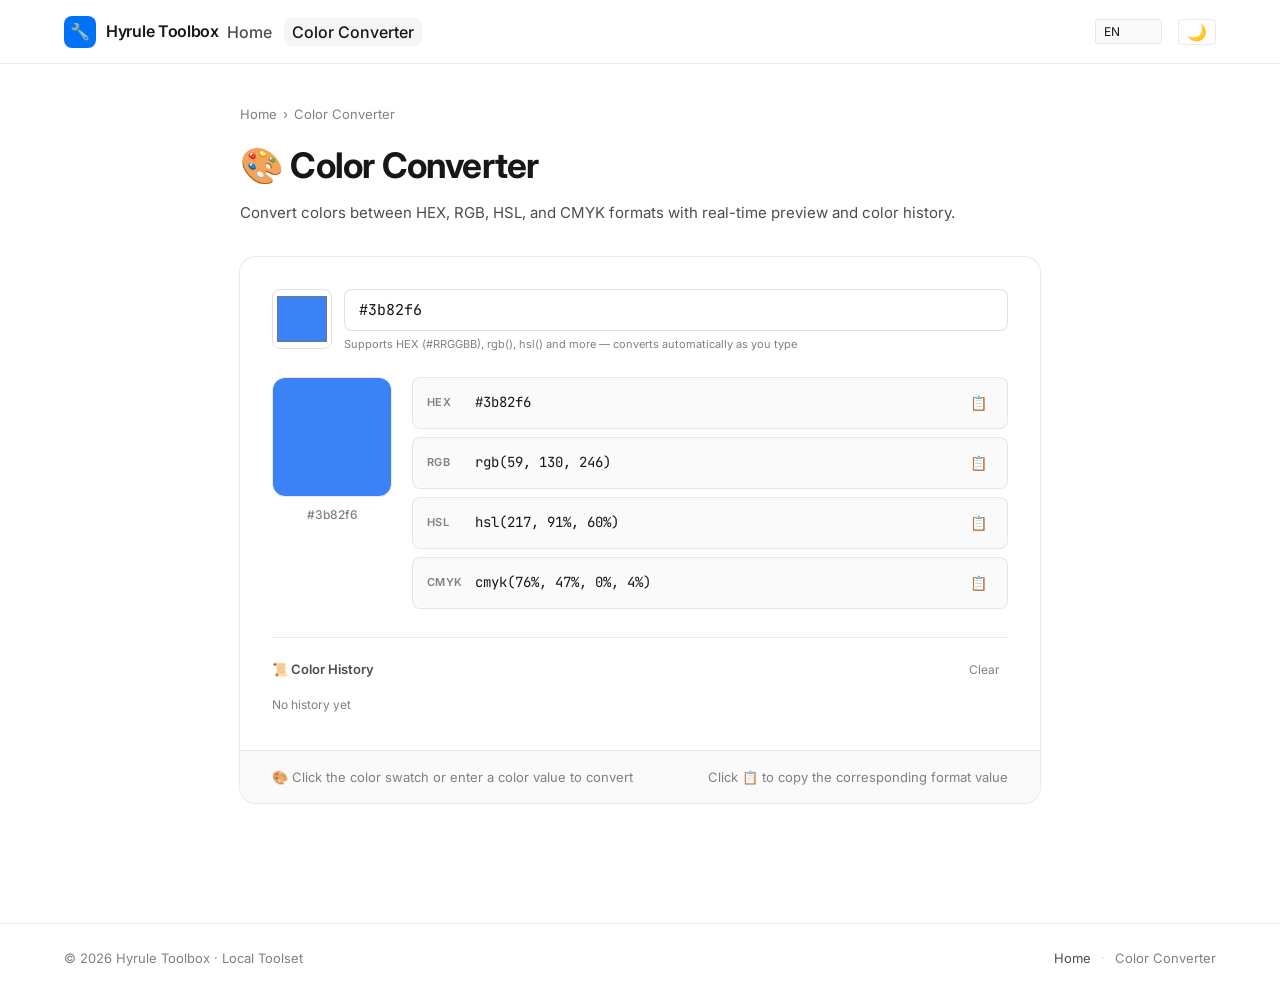
<file: color-converter.html>
<!DOCTYPE html>
<html lang="en" data-theme="light">
<head>
    <meta charset="UTF-8">
<meta property="og:title" content="Color Converter — Free Online HEX RGB HSL CMYK Converter">
<meta property="og:description" content="Convert colors between HEX, RGB, HSL, and CMYK. Auto-detect input format. Color picker and history included.">
<meta name="twitter:title" content="Color Converter — Free Online HEX RGB HSL CMYK Converter">
<meta name="twitter:description" content="Convert colors between HEX, RGB, HSL, and CMYK. Auto-detect input format. Color picker and history included.">
<meta name="description" content="Convert colors between HEX, RGB, HSL, and CMYK. Auto-detect input format. Color picker and history included.">
<meta property="og:type" content="website">
<meta property="og:site_name" content="Hyrule Toolbox">
<meta property="og:image" content="https://tools.zhczlx.com/og-image.svg">
<meta name="twitter:card" content="summary_large_image">
<meta name="twitter:site" content="@zhczlx">

<script async src="https://pagead2.googlesyndication.com/pagead/js/adsbygoogle.js?client=ca-pub-8130430107774403" crossorigin="anonymous"></script>
<meta name="google-adsense-account" content="ca-pub-8130430107774403">
    <meta name="viewport" content="width=device-width, initial-scale=1.0">
    <title data-i18n="title">Color Converter — Hyrule Toolbox</title>
    <link rel="stylesheet" href="css/tools.css">
    <style>
        /* ===== COLOR CONVERTER SPECIFIC ===== */

        /* Input row: native picker + text field */
        .cc-input-row {
            display: flex;
            gap: 12px;
            align-items: flex-start;
            margin-bottom: 24px;
        }
        .cc-picker-wrap {
            flex-shrink: 0;
        }
        .cc-picker-wrap input[type="color"] {
            width: 60px;
            height: 60px;
            padding: 2px;
            border: 1px solid var(--border-color-strong);
            border-radius: var(--radius-md);
            cursor: pointer;
            background: none;
            display: block;
            transition: border-color var(--transition-fast);
        }
        .cc-picker-wrap input[type="color"]:focus {
            border-color: var(--accent);
            box-shadow: 0 0 0 3px var(--accent-light);
            outline: none;
        }
        .cc-text-wrap {
            flex: 1;
            display: flex;
            flex-direction: column;
            gap: 6px;
        }
        .cc-text-wrap input {
            width: 100%;
            padding: 10px 14px;
            background: var(--bg-input);
            border: 1px solid var(--border-color-strong);
            border-radius: var(--radius-md);
            color: var(--text-primary);
            font-family: var(--font-mono);
            font-size: 15px;
            outline: none;
            transition: all var(--transition-fast);
        }
        .cc-text-wrap input:focus {
            border-color: var(--accent);
            box-shadow: 0 0 0 3px var(--accent-light);
        }
        .cc-text-wrap input::placeholder {
            color: var(--text-placeholder);
        }
        .cc-format-hint {
            font-size: 11px;
            color: var(--text-tertiary);
            line-height: 1.4;
        }

        /* Preview + values layout */
        .cc-preview-section {
            display: flex;
            gap: 20px;
            align-items: stretch;
            margin-bottom: 28px;
        }
        .cc-swatch-wrap {
            flex-shrink: 0;
            display: flex;
            flex-direction: column;
            gap: 8px;
        }
        .cc-swatch {
            width: 120px;
            height: 120px;
            border-radius: var(--radius-lg);
            border: 1px solid var(--border-color);
            transition: background var(--transition-fast);
            position: relative;
            overflow: hidden;
        }
        /* Checkerboard background for transparency hint */
        .cc-swatch::before {
            content: '';
            position: absolute;
            inset: 0;
            background-image:
                linear-gradient(45deg, rgba(128,128,128,0.1) 25%, transparent 25%),
                linear-gradient(-45deg, rgba(128,128,128,0.1) 25%, transparent 25%),
                linear-gradient(45deg, transparent 75%, rgba(128,128,128,0.1) 75%),
                linear-gradient(-45deg, transparent 75%, rgba(128,128,128,0.1) 75%);
            background-size: 16px 16px;
            background-position: 0 0, 0 8px, 8px -8px, -8px 0;
            pointer-events: none;
            z-index: 0;
        }
        .cc-swatch .swatch-fill {
            position: absolute;
            inset: 0;
            z-index: 1;
            border-radius: var(--radius-lg);
        }
        .cc-swatch-label {
            font-size: 12px;
            color: var(--text-tertiary);
            text-align: center;
            font-weight: 500;
        }

        .cc-values {
            flex: 1;
            display: grid;
            grid-template-columns: 1fr;
            gap: 8px;
            align-content: start;
        }
        .cc-value-row {
            display: flex;
            align-items: center;
            gap: 8px;
            padding: 10px 14px;
            background: var(--bg-secondary);
            border: 1px solid var(--border-color);
            border-radius: var(--radius-md);
            font-family: var(--font-mono);
            font-size: 14px;
            color: var(--text-primary);
            transition: border-color var(--transition-fast);
            animation: fadeIn 0.3s ease both;
        }
        .cc-value-row:hover {
            border-color: var(--border-color-strong);
        }
        .cc-value-row .cc-label {
            flex-shrink: 0;
            color: var(--text-tertiary);
            font-family: var(--font-sans);
            font-size: 11px;
            font-weight: 600;
            min-width: 40px;
            text-transform: uppercase;
            letter-spacing: 0.3px;
        }
        .cc-value-row .cc-value {
            flex: 1;
            word-break: break-all;
            user-select: all;
            cursor: text;
            min-width: 0;
        }
        .cc-value-row .cc-copy-btn {
            flex-shrink: 0;
            width: 30px;
            height: 30px;
            border: none;
            border-radius: var(--radius-sm);
            background: transparent;
            color: var(--text-tertiary);
            cursor: pointer;
            font-size: 14px;
            display: flex;
            align-items: center;
            justify-content: center;
            transition: all var(--transition-fast);
        }
        .cc-value-row .cc-copy-btn:hover {
            color: var(--accent);
            background: var(--accent-light);
        }
        .cc-value-row .cc-copy-btn:active {
            transform: scale(0.9);
        }
        .cc-value-row .cc-copy-btn.copied {
            color: var(--success);
            background: rgba(16, 185, 129, 0.1);
        }

        /* Color history */
        .cc-history-section {
            border-top: 1px solid var(--border-color);
            padding-top: 20px;
            margin-top: 4px;
        }
        .cc-history-header {
            display: flex;
            justify-content: space-between;
            align-items: center;
            margin-bottom: 10px;
        }
        .cc-history-header h3 {
            font-size: 13px;
            font-weight: 600;
            color: var(--text-secondary);
        }
        .cc-history-header .cc-history-clear {
            background: none;
            border: none;
            color: var(--text-tertiary);
            font-size: 12px;
            cursor: pointer;
            padding: 4px 8px;
            border-radius: var(--radius-sm);
            transition: all var(--transition-fast);
            font-family: var(--font-sans);
        }
        .cc-history-header .cc-history-clear:hover {
            color: var(--error);
            background: rgba(239, 68, 68, 0.08);
        }
        .cc-history-items {
            display: flex;
            flex-wrap: wrap;
            gap: 6px;
        }
        .cc-history-item {
            width: 32px;
            height: 32px;
            border-radius: var(--radius-sm);
            border: 1px solid var(--border-color);
            cursor: pointer;
            transition: all var(--transition-fast);
            position: relative;
            overflow: hidden;
            background-image:
                linear-gradient(45deg, rgba(128,128,128,0.08) 25%, transparent 25%),
                linear-gradient(-45deg, rgba(128,128,128,0.08) 25%, transparent 25%),
                linear-gradient(45deg, transparent 75%, rgba(128,128,128,0.08) 75%),
                linear-gradient(-45deg, transparent 75%, rgba(128,128,128,0.08) 75%);
            background-size: 12px 12px;
            background-position: 0 0, 0 6px, 6px -6px, -6px 0;
        }
        .cc-history-item .h-fill {
            position: absolute;
            inset: 0;
            border-radius: var(--radius-sm);
        }
        .cc-history-item:hover {
            transform: scale(1.15);
            z-index: 2;
            border-color: var(--accent);
        }
        .cc-history-empty {
            color: var(--text-tertiary);
            font-size: 12px;
            padding: 4px 0;
        }

        /* Header controls: lang switcher + theme toggle */
        .header-controls {
            display: flex;
            align-items: center;
            gap: 8px;
            margin-left: auto;
        }
        .lang-select {
            background: var(--bg-secondary);
            border: 1px solid var(--border-color);
            color: var(--text-primary);
            font-size: 12px;
            padding: 4px 8px;
            border-radius: var(--radius-sm);
            cursor: pointer;
            font-family: var(--font-sans);
            outline: none;
            transition: border-color var(--transition-fast);
        }
        .lang-select:focus {
            border-color: var(--accent);
        }
        .theme-toggle {
            background: none;
            border: 1px solid var(--border-color);
            border-radius: var(--radius-sm);
            color: var(--text-secondary);
            cursor: pointer;
            font-size: 16px;
            padding: 4px 8px;
            line-height: 1;
            transition: all var(--transition-fast);
            font-family: var(--font-sans);
        }
        .theme-toggle:hover {
            border-color: var(--accent);
            color: var(--accent);
        }

        /* Responsive */
        @media (max-width: 768px) {
            .cc-input-row {
                flex-direction: column;
            }
            .cc-preview-section {
                flex-direction: column;
                align-items: stretch;
            }
            .cc-swatch-wrap {
                flex-direction: row;
                align-items: center;
            }
            .cc-swatch {
                width: 80px;
                height: 80px;
            }
            .cc-values {
                grid-template-columns: 1fr;
            }
        }

        @media (max-width: 480px) {
            .cc-swatch {
                width: 64px;
                height: 64px;
            }
            .cc-value-row {
                padding: 8px 12px;
                font-size: 13px;
            }
            .cc-value-row .cc-label {
                min-width: 32px;
                font-size: 10px;
            }
            .cc-history-item {
                width: 28px;
                height: 28px;
            }
        }
    </style>
<script type="application/ld+json">
{
  "@context": "https://schema.org",
  "@type": "WebApplication",
  "name": "Color Converter",
  "url": "https://tools.zhczlx.com/color-converter.html",
  "description": "Convert colors between HEX, RGB, HSL, and CMYK. Auto-detect input format. Color picker and history included.",
  "applicationCategory": "MultimediaApplication",
  "operatingSystem": "All",
  "browserRequirements": "JavaScript enabled",
  "offers": { "@type": "Offer", "price": "0" }
}
</script>
</head>
<body>

<!-- ===== TOAST ===== -->
<div class="toast" id="toast"></div>

<!-- ===== HEADER ===== -->
<header class="site-header">
    <div class="header-inner">
        <a href="/" class="header-logo">
            <span class="logo-icon">🔧</span>
            <span data-i18n="siteName">Hyrule Toolbox</span>
        </a>
        <nav class="header-nav">
            <a href="/" data-i18n="navHome">Home</a>
            <a href="color-converter.html" class="active" data-i18n="navConverter">Color Converter</a>
        </nav>
        <div class="header-controls">
            <select class="lang-select" id="langSelect" aria-label="Language">
                <option value="en">EN</option>
                <option value="zh">中文</option>
                <option value="ja">日本語</option>
                <option value="ko">한국어</option>
                <option value="fr">Français</option>
                <option value="de">Deutsch</option>
            </select>
            <button class="theme-toggle" id="themeToggle" title="Toggle theme">🌙</button>
        </div>
    </div>
</header>

<!-- ===== MAIN ===== -->
<main>
    <div class="container">
        <div class="tool-section">

            <!-- Breadcrumb -->
            <div class="tool-header">
                <div class="breadcrumb">
                    <a href="/" data-i18n="breadcrumbHome">Home</a>
                    <span>›</span>
                    <span data-i18n="breadcrumbCurrent">Color Converter</span>
                </div>
                <h1 data-i18n="heading">🎨 Color Converter</h1>
                <p data-i18n="description">Convert colors between HEX, RGB, HSL, and CMYK formats with real-time preview and color history.</p>
            </div>

            <!-- Tool Card -->
            <div class="tool-card-container">
                <div class="tool-body">

                    <!-- Color Input -->
                    <div class="cc-input-row">
                        <div class="cc-picker-wrap">
                            <input type="color" id="colorPicker" value="#3b82f6">
                        </div>
                        <div class="cc-text-wrap">
                            <input type="text" id="colorInput" placeholder="#3b82f6 / rgb(59,130,246) / hsl(217,91%,60%) / red / 255,0,0" spellcheck="false" autocomplete="off" data-i18n-placeholder="inputPlaceholder">
                            <span class="cc-format-hint" data-i18n="formatHint">Supports HEX (#RRGGBB), rgb(), hsl() and more — converts automatically as you type</span>
                        </div>
                    </div>

                    <!-- Preview + Values -->
                    <div class="cc-preview-section">
                        <div class="cc-swatch-wrap">
                            <div class="cc-swatch">
                                <div class="swatch-fill" id="swatchFill" style="background:#3b82f6;"></div>
                            </div>
                            <span class="cc-swatch-label" id="swatchLabel">#3b82f6</span>
                        </div>
                        <div class="cc-values" id="valuesContainer">
                            <div class="cc-value-row" data-format="hex">
                                <span class="cc-label" data-i18n="labelHex">HEX</span>
                                <span class="cc-value" id="valHex">#3b82f6</span>
                                <button class="cc-copy-btn" title="Copy HEX" data-i18n-title="copyHex" data-copy="#3b82f6">📋</button>
                            </div>
                            <div class="cc-value-row" data-format="rgb">
                                <span class="cc-label" data-i18n="labelRgb">RGB</span>
                                <span class="cc-value" id="valRgb">rgb(59, 130, 246)</span>
                                <button class="cc-copy-btn" title="Copy RGB" data-i18n-title="copyRgb" data-copy="rgb(59, 130, 246)">📋</button>
                            </div>
                            <div class="cc-value-row" data-format="hsl">
                                <span class="cc-label" data-i18n="labelHsl">HSL</span>
                                <span class="cc-value" id="valHsl">hsl(217, 91%, 60%)</span>
                                <button class="cc-copy-btn" title="Copy HSL" data-i18n-title="copyHsl" data-copy="hsl(217, 91%, 60%)">📋</button>
                            </div>
                            <div class="cc-value-row" data-format="cmyk">
                                <span class="cc-label" data-i18n="labelCmyk">CMYK</span>
                                <span class="cc-value" id="valCmyk">cmyk(76%, 47%, 0%, 4%)</span>
                                <button class="cc-copy-btn" title="Copy CMYK" data-i18n-title="copyCmyk" data-copy="cmyk(76%, 47%, 0%, 4%)">📋</button>
                            </div>
                        </div>
                    </div>

                    <!-- Color History -->
                    <div class="cc-history-section">
                        <div class="cc-history-header">
                            <h3 data-i18n="historyHeading">📜 Color History</h3>
                            <button class="cc-history-clear" id="historyClearBtn" data-i18n="clearBtn" title="Clear history">Clear</button>
                        </div>
                        <div class="cc-history-items" id="historyContainer">
                            <span class="cc-history-empty" data-i18n="historyEmpty">No history yet</span>
                        </div>
                    </div>

                </div>

                <!-- Footer hints -->
                <div class="tool-footer">
                    <span class="hint" data-i18n="hint1">🎨 Click the color swatch or enter a color value to convert</span>
                    <span class="hint" data-i18n="hint2">Click 📋 to copy the corresponding format value</span>
                </div>
            </div>

        </div>
    </div>
</main>

<!-- ===== FOOTER ===== -->
<footer class="site-footer">
    <div class="footer-inner">
        <span data-i18n="footerText">© 2026 Hyrule Toolbox · Local Toolset</span>
        <span>
            <a href="/" data-i18n="footerHome">Home</a>
            <span style="margin:0 6px;opacity:0.3;">·</span>
            <span data-i18n="footerConverter">Color Converter</span>
        </span>
    </div>
</footer>

<script>
(function() {
    'use strict';

    // ===== I18N DICTIONARY =====
    var i18n = {
        en: {
            title: 'Color Converter — Hyrule Toolbox',
            siteName: 'Hyrule Toolbox',
            navHome: 'Home',
            navConverter: 'Color Converter',
            breadcrumbHome: 'Home',
            breadcrumbCurrent: 'Color Converter',
            heading: '🎨 Color Converter',
            description: 'Convert colors between HEX, RGB, HSL, and CMYK formats with real-time preview and color history.',
            inputPlaceholder: '#3b82f6 or rgb(59,130,246) or hsl(217,91%,60%)',
            formatHint: 'Supports HEX (#RRGGBB), rgb(), hsl() and more — converts automatically as you type',
            labelHex: 'HEX',
            labelRgb: 'RGB',
            labelHsl: 'HSL',
            labelCmyk: 'CMYK',
            copyHex: 'Copy HEX',
            copyRgb: 'Copy RGB',
            copyHsl: 'Copy HSL',
            copyCmyk: 'Copy CMYK',
            historyHeading: '📜 Color History',
            clearBtn: 'Clear',
            historyEmpty: 'No history yet',
            hint1: '🎨 Click the color swatch or enter a color value to convert',
            hint2: 'Click 📋 to copy the corresponding format value',
            footerText: '© 2026 Hyrule Toolbox · Local Toolset',
            footerHome: 'Home',
            footerConverter: 'Color Converter',
            toastCopied: '✅ Copied: ',
            toastCopyFail: '❌ Copy failed, please copy manually',
            toastCleared: '🗑️ History cleared'
        },
        zh: {
            title: '颜色转换器 — 海拉鲁工具箱',
            siteName: '海拉鲁工具箱',
            navHome: '首页',
            navConverter: '颜色转换器',
            breadcrumbHome: '首页',
            breadcrumbCurrent: '颜色转换',
            heading: '🎨 颜色转换器',
            description: '在 HEX、RGB、HSL、CMYK 格式之间互转，支持实时预览与颜色历史记录。',
            inputPlaceholder: '#3b82f6 或 rgb(59,130,246) 或 hsl(217,91%,60%)',
            formatHint: '支持 HEX（#RRGGBB）、rgb()、hsl() 等格式，输入即自动转换',
            labelHex: 'HEX',
            labelRgb: 'RGB',
            labelHsl: 'HSL',
            labelCmyk: 'CMYK',
            copyHex: '复制 HEX',
            copyRgb: '复制 RGB',
            copyHsl: '复制 HSL',
            copyCmyk: '复制 CMYK',
            historyHeading: '📜 颜色历史',
            clearBtn: '清空',
            historyEmpty: '暂无历史记录',
            hint1: '🎨 点击色块或输入颜色值即可转换',
            hint2: '点击 📋 复制对应格式的值',
            footerText: '© 2026 海拉鲁工具箱 · 本地工具集',
            footerHome: '首页',
            footerConverter: '颜色转换',
            toastCopied: '✅ 已复制: ',
            toastCopyFail: '❌ 复制失败，请手动复制',
            toastCleared: '🗑️ 历史记录已清空'
        },
        ja: {
            title: 'カラーコンバーター — ハイラル工具箱',
            siteName: 'ハイラル工具箱',
            navHome: 'ホーム',
            navConverter: 'カラーコンバーター',
            breadcrumbHome: 'ホーム',
            breadcrumbCurrent: 'カラー変換',
            heading: '🎨 カラーコンバーター',
            description: 'HEX、RGB、HSL、CMYK形式間で色を変換。リアルタイムプレビューと色履歴に対応。',
            inputPlaceholder: '#3b82f6 または rgb(59,130,246) または hsl(217,91%,60%)',
            formatHint: 'HEX（#RRGGBB）、rgb()、hsl() などに対応 — 入力すると自動変換',
            labelHex: 'HEX',
            labelRgb: 'RGB',
            labelHsl: 'HSL',
            labelCmyk: 'CMYK',
            copyHex: 'HEXをコピー',
            copyRgb: 'RGBをコピー',
            copyHsl: 'HSLをコピー',
            copyCmyk: 'CMYKをコピー',
            historyHeading: '📜 色の履歴',
            clearBtn: 'クリア',
            historyEmpty: '履歴はまだありません',
            hint1: '🎨 カラースウォッチをクリックするか、色の値を入力して変換',
            hint2: '📋 をクリックして対応する形式の値をコピー',
            footerText: '© 2026 ハイラル工具箱 · ローカルツールセット',
            footerHome: 'ホーム',
            footerConverter: 'カラー変換',
            toastCopied: '✅ コピーしました: ',
            toastCopyFail: '❌ コピーに失敗しました。手動でコピーしてください',
            toastCleared: '🗑️ 履歴をクリアしました'
        },
        ko: {
            title: '색상 변환기 — 하이랄 도구함',
            siteName: '하이랄 도구함',
            navHome: '홈',
            navConverter: '색상 변환기',
            breadcrumbHome: '홈',
            breadcrumbCurrent: '색상 변환',
            heading: '🎨 색상 변환기',
            description: 'HEX, RGB, HSL, CMYK 형식 간 색상을 변환합니다. 실시간 미리보기 및 색상 기록 지원.',
            inputPlaceholder: '#3b82f6 또는 rgb(59,130,246) 또는 hsl(217,91%,60%)',
            formatHint: 'HEX (#RRGGBB), rgb(), hsl() 등 지원 — 입력 시 자동 변환',
            labelHex: 'HEX',
            labelRgb: 'RGB',
            labelHsl: 'HSL',
            labelCmyk: 'CMYK',
            copyHex: 'HEX 복사',
            copyRgb: 'RGB 복사',
            copyHsl: 'HSL 복사',
            copyCmyk: 'CMYK 복사',
            historyHeading: '📜 색상 기록',
            clearBtn: '지우기',
            historyEmpty: '기록이 없습니다',
            hint1: '🎨 색상 견본을 클릭하거나 색상 값을 입력하여 변환',
            hint2: '📋를 클릭하여 해당 형식의 값을 복사',
            footerText: '© 2026 하이랄 도구함 · 로컬 도구 세트',
            footerHome: '홈',
            footerConverter: '색상 변환',
            toastCopied: '✅ 복사됨: ',
            toastCopyFail: '❌ 복사 실패, 수동으로 복사해 주세요',
            toastCleared: '🗑️ 기록이 지워졌습니다'
        },
        fr: {
            title: 'Convertisseur de couleurs — Boîte à outils d\'Hyrule',
            siteName: 'Boîte à outils d\'Hyrule',
            navHome: 'Accueil',
            navConverter: 'Convertisseur de couleurs',
            breadcrumbHome: 'Accueil',
            breadcrumbCurrent: 'Conversion de couleurs',
            heading: '🎨 Convertisseur de couleurs',
            description: 'Convertissez les couleurs entre les formats HEX, RGB, HSL et CMYK avec un aperçu en temps réel et un historique des couleurs.',
            inputPlaceholder: '#3b82f6 ou rgb(59,130,246) ou hsl(217,91%,60%)',
            formatHint: 'Prend en charge HEX (#RRGGBB), rgb(), hsl() et plus — conversion automatique à la saisie',
            labelHex: 'HEX',
            labelRgb: 'RVB',
            labelHsl: 'TSL',
            labelCmyk: 'CMJN',
            copyHex: 'Copier HEX',
            copyRgb: 'Copier RVB',
            copyHsl: 'Copier TSL',
            copyCmyk: 'Copier CMJN',
            historyHeading: '📜 Historique des couleurs',
            clearBtn: 'Effacer',
            historyEmpty: 'Aucun historique',
            hint1: '🎨 Cliquez sur l\'échantillon ou saisissez une couleur pour convertir',
            hint2: 'Cliquez sur 📋 pour copier la valeur correspondante',
            footerText: '© 2026 Boîte à outils d\'Hyrule · Ensemble d\'outils local',
            footerHome: 'Accueil',
            footerConverter: 'Conversion de couleurs',
            toastCopied: '✅ Copié : ',
            toastCopyFail: '❌ Échec de la copie, veuillez copier manuellement',
            toastCleared: '🗑️ Historique effacé'
        },
        de: {
            title: 'Farbkonverter — Hyrule-Werkzeugkiste',
            siteName: 'Hyrule-Werkzeugkiste',
            navHome: 'Startseite',
            navConverter: 'Farbkonverter',
            breadcrumbHome: 'Startseite',
            breadcrumbCurrent: 'Farbkonverter',
            heading: '🎨 Farbkonverter',
            description: 'Konvertieren Sie Farben zwischen HEX-, RGB-, HSL- und CMYK-Formaten mit Echtzeitvorschau und Farbverlauf.',
            inputPlaceholder: '#3b82f6 oder rgb(59,130,246) oder hsl(217,91%,60%)',
            formatHint: 'Unterstützt HEX (#RRGGBB), rgb(), hsl() und mehr — automatische Konvertierung bei Eingabe',
            labelHex: 'HEX',
            labelRgb: 'RGB',
            labelHsl: 'HSL',
            labelCmyk: 'CMYK',
            copyHex: 'HEX kopieren',
            copyRgb: 'RGB kopieren',
            copyHsl: 'HSL kopieren',
            copyCmyk: 'CMYK kopieren',
            historyHeading: '📜 Farbverlauf',
            clearBtn: 'Löschen',
            historyEmpty: 'Noch kein Verlauf',
            hint1: '🎨 Klicken Sie auf das Farbfeld oder geben Sie einen Farbwert zur Konvertierung ein',
            hint2: 'Klicken Sie auf 📋, um den entsprechenden Formatwert zu kopieren',
            footerText: '© 2026 Hyrule-Werkzeugkiste · Lokales Werkzeugset',
            footerHome: 'Startseite',
            footerConverter: 'Farbkonverter',
            toastCopied: '✅ Kopiert: ',
            toastCopyFail: '❌ Kopieren fehlgeschlagen, bitte manuell kopieren',
            toastCleared: '🗑️ Verlauf gelöscht'
        }
    };

    // ===== I18N HELPERS =====

    function getDefaultLang() {
        try {
            var saved = localStorage.getItem('cc-lang');
            if (saved && i18n[saved]) return saved;
        } catch (e) { /* noop */ }
        return 'en';
    }

    function setLangPref(lang) {
        try { localStorage.setItem('cc-lang', lang); } catch (e) { /* noop */ }
    }

    function t(key) {
        var lang = currentLang;
        if (i18n[lang] && i18n[lang][key] !== undefined) {
            return i18n[lang][key];
        }
        // Fallback to English
        if (i18n.en && i18n.en[key] !== undefined) {
            return i18n.en[key];
        }
        return key;
    }

    function translate() {
        // Update textContent for elements with data-i18n
        document.querySelectorAll('[data-i18n]').forEach(function(el) {
            var key = el.getAttribute('data-i18n');
            el.textContent = t(key);
        });
        // Update placeholder for elements with data-i18n-placeholder
        document.querySelectorAll('[data-i18n-placeholder]').forEach(function(el) {
            var key = el.getAttribute('data-i18n-placeholder');
            el.placeholder = t(key);
        });
        // Update title for elements with data-i18n-title
        document.querySelectorAll('[data-i18n-title]').forEach(function(el) {
            var key = el.getAttribute('data-i18n-title');
            el.title = t(key);
        });
        // Update document title
        var titleEl = document.querySelector('title');
        if (titleEl) {
            titleEl.textContent = t('title');
        }
    }

    var currentLang = getDefaultLang();

    // ===== THEME TOGGLE =====

    function getDefaultTheme() {
        try {
            var saved = localStorage.getItem('cc-theme');
            if (saved === 'dark' || saved === 'light') return saved;
        } catch (e) { /* noop */ }
        // Check system preference
        if (window.matchMedia && window.matchMedia('(prefers-color-scheme: dark)').matches) {
            return 'dark';
        }
        return 'light';
    }

    function setTheme(theme) {
        document.documentElement.setAttribute('data-theme', theme);
        try { localStorage.setItem('cc-theme', theme); } catch (e) { /* noop */ }
        var btn = document.getElementById('themeToggle');
        if (btn) {
            btn.textContent = theme === 'dark' ? '☀️' : '🌙';
        }
    }

    function toggleTheme() {
        var current = document.documentElement.getAttribute('data-theme') || 'light';
        setTheme(current === 'dark' ? 'light' : 'dark');
    }

    // ===== DOM REFS =====
    const colorPicker   = document.getElementById('colorPicker');
    const colorInput    = document.getElementById('colorInput');
    const swatchFill    = document.getElementById('swatchFill');
    const swatchLabel   = document.getElementById('swatchLabel');
    const toast         = document.getElementById('toast');

    const valHex  = document.getElementById('valHex');
    const valRgb  = document.getElementById('valRgb');
    const valHsl  = document.getElementById('valHsl');
    const valCmyk = document.getElementById('valCmyk');

    const historyContainer = document.getElementById('historyContainer');
    const historyClearBtn  = document.getElementById('historyClearBtn');

    const copyButtons = document.querySelectorAll('.cc-copy-btn');
    const valueRows   = document.querySelectorAll('.cc-value-row');

    // ===== STATE =====
    let ignoreInput = false; // prevent feedback loops

    // ===== CONSTANTS =====
    const HISTORY_KEY = 'cc-color-history';
    const MAX_HISTORY = 10;

    // ===== COLOR CONVERSION UTILITIES =====

    function rgbToHex(r, g, b) {
        return '#' + [r, g, b].map(function(c) {
            var hex = Math.round(c).toString(16);
            return hex.length === 1 ? '0' + hex : hex;
        }).join('');
    }

    function hexToRgb(hex) {
        var match = hex.replace(/^#/, '').match(/^([a-f\d]{2})([a-f\d]{2})([a-f\d]{2})$/i);
        if (!match) return null;
        return {
            r: parseInt(match[1], 16),
            g: parseInt(match[2], 16),
            b: parseInt(match[3], 16)
        };
    }

    function rgbToHsl(r, g, b) {
        r /= 255; g /= 255; b /= 255;
        var max = Math.max(r, g, b), min = Math.min(r, g, b);
        var h, s, l = (max + min) / 2;

        if (max === min) {
            h = s = 0;
        } else {
            var d = max - min;
            s = l > 0.5 ? d / (2 - max - min) : d / (max + min);
            switch (max) {
                case r: h = ((g - b) / d + (g < b ? 6 : 0)) / 6; break;
                case g: h = ((b - r) / d + 2) / 6; break;
                case b: h = ((r - g) / d + 4) / 6; break;
            }
        }

        return {
            h: Math.round(h * 360),
            s: Math.round(s * 100),
            l: Math.round(l * 100)
        };
    }

    function hslToRgb(h, s, l) {
        h /= 360; s /= 100; l /= 100;
        var r, g, b;

        if (s === 0) {
            r = g = b = l;
        } else {
            var hue2rgb = function(p, q, t) {
                if (t < 0) t += 1;
                if (t > 1) t -= 1;
                if (t < 1/6) return p + (q - p) * 6 * t;
                if (t < 1/2) return q;
                if (t < 2/3) return p + (q - p) * (2/3 - t) * 6;
                return p;
            };
            var q = l < 0.5 ? l * (1 + s) : l + s - l * s;
            var p = 2 * l - q;
            r = hue2rgb(p, q, h + 1/3);
            g = hue2rgb(p, q, h);
            b = hue2rgb(p, q, h - 1/3);
        }

        return {
            r: Math.round(r * 255),
            g: Math.round(g * 255),
            b: Math.round(b * 255)
        };
    }

    function rgbToCmyk(r, g, b) {
        var c, m, y, k;
        r /= 255; g /= 255; b /= 255;

        k = 1 - Math.max(r, g, b);
        if (k === 1) {
            c = m = y = 0;
        } else {
            c = (1 - r - k) / (1 - k);
            m = (1 - g - k) / (1 - k);
            y = (1 - b - k) / (1 - k);
        }

        return {
            c: Math.round(c * 100),
            m: Math.round(m * 100),
            y: Math.round(y * 100),
            k: Math.round(k * 100)
        };
    }

    function clamp(value, min, max) {
        return Math.min(max, Math.max(min, value));
    }

    // ===== PARSING =====

    // ===== CSS NAMED COLORS =====
    var NAMED_COLORS = {
        'red': '#ff0000', 'crimson': '#dc143c', 'firebrick': '#b22222',
        'darkred': '#8b0000', 'pink': '#ffc0cb', 'lightpink': '#ffb6c1',
        'hotpink': '#ff69b4', 'deeppink': '#ff1493', 'palevioletred': '#db7093',
        'orange': '#ffa500', 'darkorange': '#ff8c00', 'coral': '#ff7f50',
        'tomato': '#ff6347', 'orangered': '#ff4500', 'gold': '#ffd700',
        'yellow': '#ffff00', 'lightyellow': '#ffffe0', 'lemonchiffon': '#fffacd',
        'green': '#008000', 'lime': '#00ff00', 'limegreen': '#32cd32',
        'forestgreen': '#228b22', 'seagreen': '#2e8b57', 'darkgreen': '#006400',
        'olive': '#808000', 'olivedrab': '#6b8e23', 'yellowgreen': '#9acd32',
        'springgreen': '#00ff7f', 'mediumspringgreen': '#00fa9a',
        'blue': '#0000ff', 'royalblue': '#4169e1', 'dodgerblue': '#1e90ff',
        'deepskyblue': '#00bfff', 'skyblue': '#87ceeb', 'lightskyblue': '#87cefa',
        'steelblue': '#4682b4', 'cornflowerblue': '#6495ed', 'mediumblue': '#0000cd',
        'darkblue': '#00008b', 'navy': '#000080', 'indigo': '#4b0082',
        'purple': '#800080', 'darkviolet': '#9400d3', 'blueviolet': '#8a2be2',
        'mediumpurple': '#9370db', 'plum': '#dda0dd', 'violet': '#ee82ee',
        'magenta': '#ff00ff', 'fuchsia': '#ff00ff', 'orchid': '#da70d6',
        'cyan': '#00ffff', 'aqua': '#00ffff', 'turquoise': '#40e0d0',
        'teal': '#008080', 'aquamarine': '#7fffd4', 'mediumturquoise': '#48d1cc',
        'brown': '#a52a2a', 'maroon': '#800000', 'saddlebrown': '#8b4513',
        'sienna': '#a0522d', 'chocolate': '#d2691e', 'peru': '#cd853f',
        'tan': '#d2b48c', 'wheat': '#f5deb3', 'burlywood': '#deb887',
        'white': '#ffffff', 'snow': '#fffafa', 'ghostwhite': '#f8f8ff',
        'whitesmoke': '#f5f5f5', 'gainsboro': '#dcdcdc', 'lightgray': '#d3d3d3',
        'silver': '#c0c0c0', 'darkgray': '#a9a9a9', 'gray': '#808080',
        'dimgray': '#696969', 'lightslategray': '#778899', 'slategray': '#708090',
        'darkslategray': '#2f4f4f', 'black': '#000000',
        'transparent': '#00000000'
    };

    function parseColorString(str) {
        str = str.trim();

        // 1) Named colors
        var lower = str.toLowerCase();
        if (NAMED_COLORS[lower]) {
            var hexName = NAMED_COLORS[lower];
            // transparent → return black (alpha not supported in this parser)
            return hexToRgb(hexName.replace('#', ''));
        }

        // 2) HEX: #RGB, #RRGGBB, #RGBA, #RRGGBBAA, with or without #
        var hexRaw = str.replace(/^#/, '');
        if (/^[0-9a-f]{3,8}$/i.test(hexRaw)) {
            if (hexRaw.length === 3) {
                hexRaw = hexRaw[0]+hexRaw[0]+hexRaw[1]+hexRaw[1]+hexRaw[2]+hexRaw[2];
            } else if (hexRaw.length === 4) {
                hexRaw = hexRaw[0]+hexRaw[0]+hexRaw[1]+hexRaw[1]+hexRaw[2]+hexRaw[2]+hexRaw[3]+hexRaw[3];
            } else if (hexRaw.length === 8) {
                // RRGGBBAA — drop alpha for now
                hexRaw = hexRaw.substring(0, 6);
            }
            if (hexRaw.length === 6) {
                var rgb = hexToRgb(hexRaw);
                if (rgb) return rgb;
            }
        }

        // 3) rgb() / rgba() — both comma and space-separated (CSS Color Level 4)
        var rgbMatch = str.match(
            /^rgba?\s*\(\s*(\d{1,3})\s*(?:,\s*|\s+)(\d{1,3})\s*(?:,\s*|\s+)(\d{1,3})(?:\s*[\/,]\s*[\d.]+%?\s*)?\)$/i
        );
        if (rgbMatch) {
            return {
                r: clamp(parseInt(rgbMatch[1], 10), 0, 255),
                g: clamp(parseInt(rgbMatch[2], 10), 0, 255),
                b: clamp(parseInt(rgbMatch[3], 10), 0, 255)
            };
        }

        // 4) hsl() / hsla() — both comma and space-separated
        var hslMatch = str.match(
            /^hsla?\s*\(\s*(\d{1,3})\s*(?:,\s*|\s+)(\d{1,3})%?\s*(?:,\s*|\s+)(\d{1,3})%?(?:\s*[\/,]\s*[\d.]+%?\s*)?\)$/i
        );
        if (hslMatch) {
            var h = clamp(parseInt(hslMatch[1], 10), 0, 360);
            var s = clamp(parseInt(hslMatch[2], 10), 0, 100);
            var l = clamp(parseInt(hslMatch[3], 10), 0, 100);
            return hslToRgb(h, s, l);
        }

        // 5) CMYK: cmyk(c%, m%, y%, k%)
        var cmykMatch = str.match(
            /^cmyk\s*\(\s*(\d{1,3})%\s*,\s*(\d{1,3})%\s*,\s*(\d{1,3})%\s*,\s*(\d{1,3})%\s*\)$/i
        );
        if (cmykMatch) {
            var c = clamp(parseInt(cmykMatch[1], 10), 0, 100) / 100;
            var m = clamp(parseInt(cmykMatch[2], 10), 0, 100) / 100;
            var y = clamp(parseInt(cmykMatch[3], 10), 0, 100) / 100;
            var k = clamp(parseInt(cmykMatch[4], 10), 0, 100) / 100;
            return {
                r: Math.round(255 * (1 - c) * (1 - k)),
                g: Math.round(255 * (1 - m) * (1 - k)),
                b: Math.round(255 * (1 - y) * (1 - k))
            };
        }

        // 6) Raw CSS functional: rgb(r g b), hsl(h s% l%)
        var rawRgb = str.match(/^(\d{1,3})\s+(\d{1,3})\s+(\d{1,3})$/);
        if (rawRgb) {
            return {
                r: clamp(parseInt(rawRgb[1], 10), 0, 255),
                g: clamp(parseInt(rawRgb[2], 10), 0, 255),
                b: clamp(parseInt(rawRgb[3], 10), 0, 255)
            };
        }

        // 6) Comma-separated raw: 255,0,0 or 255, 0, 0
        var csvRgb = str.match(/^(\d{1,3})\s*,\s*(\d{1,3})\s*,\s*(\d{1,3})$/);
        if (csvRgb) {
            return {
                r: clamp(parseInt(csvRgb[1], 10), 0, 255),
                g: clamp(parseInt(csvRgb[2], 10), 0, 255),
                b: clamp(parseInt(csvRgb[3], 10), 0, 255)
            };
        }

        // 7) Space-separated with % (e.g. "50% 50% 50%")
        var pctRgb = str.match(/^(\d{1,3})%\s+(\d{1,3})%\s+(\d{1,3})%$/);
        if (pctRgb) {
            return {
                r: Math.round(clamp(parseInt(pctRgb[1], 10), 0, 100) * 2.55),
                g: Math.round(clamp(parseInt(pctRgb[2], 10), 0, 100) * 2.55),
                b: Math.round(clamp(parseInt(pctRgb[3], 10), 0, 100) * 2.55)
            };
        }

        return null;
    }

    // ===== UPDATE UI =====

    // Stores original parsed format values to avoid round-trip precision loss
    var _lastParsed = null;

    function updateColor(r, g, b) {
        var hex = rgbToHex(r, g, b);
        // Use original parsed values if available (avoids HSL↔RGB precision drift)
        var hsl = _lastParsed && _lastParsed.format === 'hsl'
            ? { h: _lastParsed.h, s: _lastParsed.s, l: _lastParsed.l }
            : rgbToHsl(r, g, b);
        var cmyk = rgbToCmyk(r, g, b);

        var rgbStr = 'rgb(' + r + ', ' + g + ', ' + b + ')';
        var hslStr = 'hsl(' + hsl.h + ', ' + hsl.s + '%, ' + hsl.l + '%)';
        var cmykStr = 'cmyk(' + cmyk.c + '%, ' + cmyk.m + '%, ' + cmyk.y + '%, ' + cmyk.k + '%)';

        // Update swatch
        swatchFill.style.background = hex;
        swatchLabel.textContent = hex;

        // Update values
        valHex.textContent = hex;
        valRgb.textContent = rgbStr;
        valHsl.textContent = hslStr;
        valCmyk.textContent = cmykStr;

        // Update copy button data attributes
        var copyBtns = document.querySelectorAll('.cc-copy-btn');
        copyBtns.forEach(function(btn) {
            var row = btn.closest('.cc-value-row');
            if (!row) return;
            var format = row.getAttribute('data-format');
            switch (format) {
                case 'hex':  btn.setAttribute('data-copy', hex); break;
                case 'rgb':  btn.setAttribute('data-copy', rgbStr); break;
                case 'hsl':  btn.setAttribute('data-copy', hslStr); break;
                case 'cmyk': btn.setAttribute('data-copy', cmykStr); break;
            }
        });

        // Update picker (always) and text input (only from picker changes)
        if (!ignoreInput) {
            ignoreInput = true;
            colorPicker.value = hex;
            // Only update text input if the source is NOT the text input itself
            // (preserve user's original format like rgb(), hsl(), cmyk(), etc.)
            if (!window._fromTextInput) {
                colorInput.value = hex;
            }
            window._fromTextInput = false;
            ignoreInput = false;
        }
    }

    // ===== PICKER CHANGE =====

    colorPicker.addEventListener('input', function() {
        if (ignoreInput) return;
        var rgb = hexToRgb(colorPicker.value);
        if (rgb) {
            updateColor(rgb.r, rgb.g, rgb.b);
            addToHistory(rgb.r, rgb.g, rgb.b);
        }
    });

    // ===== TEXT INPUT =====
    var inputTimer = null;

    colorInput.addEventListener('input', function() {
        if (ignoreInput) return;
        clearTimeout(inputTimer);
        inputTimer = setTimeout(function() {
            window._fromTextInput = true;
            var val = colorInput.value;
            var rgb = parseColorString(val);

            // Store original parsed format for precision preservation
            _lastParsed = null;
            if (rgb) {
                // Detect which format the user typed
                var lower = val.trim().toLowerCase();
                var hslMatch = lower.match(/^hsl/);
                var cmykMatch = lower.match(/^cmyk/);
                if (hslMatch) {
                    var parts = val.match(/(\d{1,3})\D+(\d{1,3})\D+(\d{1,3})/);
                    if (parts) {
                        _lastParsed = { format: 'hsl', h: clamp(parseInt(parts[1],10),0,360), s: clamp(parseInt(parts[2],10),0,100), l: clamp(parseInt(parts[3],10),0,100) };
                    }
                }
            }
            if (rgb) {
                updateColor(rgb.r, rgb.g, rgb.b);
                addToHistory(rgb.r, rgb.g, rgb.b);
            }
            // If invalid input is typed, we just don't update — no error state shown
        }, 100);
    });

    // ===== COPY TO CLIPBOARD =====

    function showToast(message) {
        toast.textContent = message;
        toast.classList.add('show');
        clearTimeout(toast._timer);
        toast._timer = setTimeout(function() {
            toast.classList.remove('show');
        }, 2000);
    }

    function copyToClipboard(text, btnEl) {
        if (navigator.clipboard && navigator.clipboard.writeText) {
            navigator.clipboard.writeText(text).then(function() {
                if (btnEl) {
                    btnEl.classList.add('copied');
                    setTimeout(function() { btnEl.classList.remove('copied'); }, 1200);
                }
                showToast(t('toastCopied') + text);
            }).catch(function() {
                fallbackCopy(text, btnEl);
            });
        } else {
            fallbackCopy(text, btnEl);
        }
    }

    function fallbackCopy(text, btnEl) {
        var ta = document.createElement('textarea');
        ta.value = text;
        ta.style.position = 'fixed';
        ta.style.opacity = '0';
        ta.style.left = '-9999px';
        ta.style.top = '0';
        document.body.appendChild(ta);
        ta.select();
        try {
            document.execCommand('copy');
            if (btnEl) {
                btnEl.classList.add('copied');
                setTimeout(function() { btnEl.classList.remove('copied'); }, 1200);
            }
            showToast(t('toastCopied') + text);
        } catch (e) {
            showToast(t('toastCopyFail'));
        }
        document.body.removeChild(ta);
    }

    // Delegate copy clicks
    document.addEventListener('click', function(e) {
        var copyBtn = e.target.closest('.cc-copy-btn');
        if (!copyBtn) return;
        var text = copyBtn.getAttribute('data-copy');
        if (text) {
            copyToClipboard(text, copyBtn);
        }
    });

    // ===== HISTORY (localStorage) =====

    function getHistory() {
        try {
            var data = localStorage.getItem(HISTORY_KEY);
            return data ? JSON.parse(data) : [];
        } catch (e) {
            return [];
        }
    }

    function setHistory(history) {
        try {
            localStorage.setItem(HISTORY_KEY, JSON.stringify(history));
        } catch (e) { /* noop */ }
    }

    function addToHistory(r, g, b) {
        var hex = rgbToHex(r, g, b);
        var history = getHistory();
        // Remove duplicate if exists
        var filtered = history.filter(function(item) {
            return item.hex !== hex;
        });
        // Add to front
        filtered.unshift({ hex: hex, r: r, g: g, b: b });
        // Trim to max
        if (filtered.length > MAX_HISTORY) {
            filtered = filtered.slice(0, MAX_HISTORY);
        }
        setHistory(filtered);
        renderHistory();
    }

    function renderHistory() {
        var history = getHistory();
        if (history.length === 0) {
            historyContainer.innerHTML = '<span class="cc-history-empty" data-i18n="historyEmpty">' + t('historyEmpty') + '</span>';
            return;
        }
        var html = '';
        history.forEach(function(item) {
            html += '<div class="cc-history-item" data-hex="' + item.hex + '" title="' + item.hex + '">' +
                    '<div class="h-fill" style="background:' + item.hex + ';"></div>' +
                    '</div>';
        });
        historyContainer.innerHTML = html;
    }

    // Click on history item to load that color
    historyContainer.addEventListener('click', function(e) {
        var item = e.target.closest('.cc-history-item');
        if (!item) return;
        var hex = item.getAttribute('data-hex');
        if (hex) {
            var rgb = hexToRgb(hex);
            if (rgb) {
                updateColor(rgb.r, rgb.g, rgb.b);
            }
        }
    });

    // Clear history
    historyClearBtn.addEventListener('click', function() {
        setHistory([]);
        renderHistory();
        showToast(t('toastCleared'));
    });

    // ===== LANG SWITCHER =====

    var langSelect = document.getElementById('langSelect');

    langSelect.addEventListener('change', function() {
        currentLang = langSelect.value;
        setLangPref(currentLang);
        translate();
        // Re-render history to update "no history" text
        renderHistory();
    });

    // ===== THEME TOGGLE INIT =====

    document.getElementById('themeToggle').addEventListener('click', toggleTheme);

    // ===== INIT =====

    function init() {
        // Set initial language
        langSelect.value = currentLang;
        translate();

        // Set initial theme
        setTheme(getDefaultTheme());

        var history = getHistory();
        if (history.length > 0) {
            var first = history[0];
            updateColor(first.r, first.g, first.b);
        } else {
            // Default blue
            updateColor(59, 130, 246);
        }
        renderHistory();
    }

    init();

})();
</script>

</body>
</html>
</file>
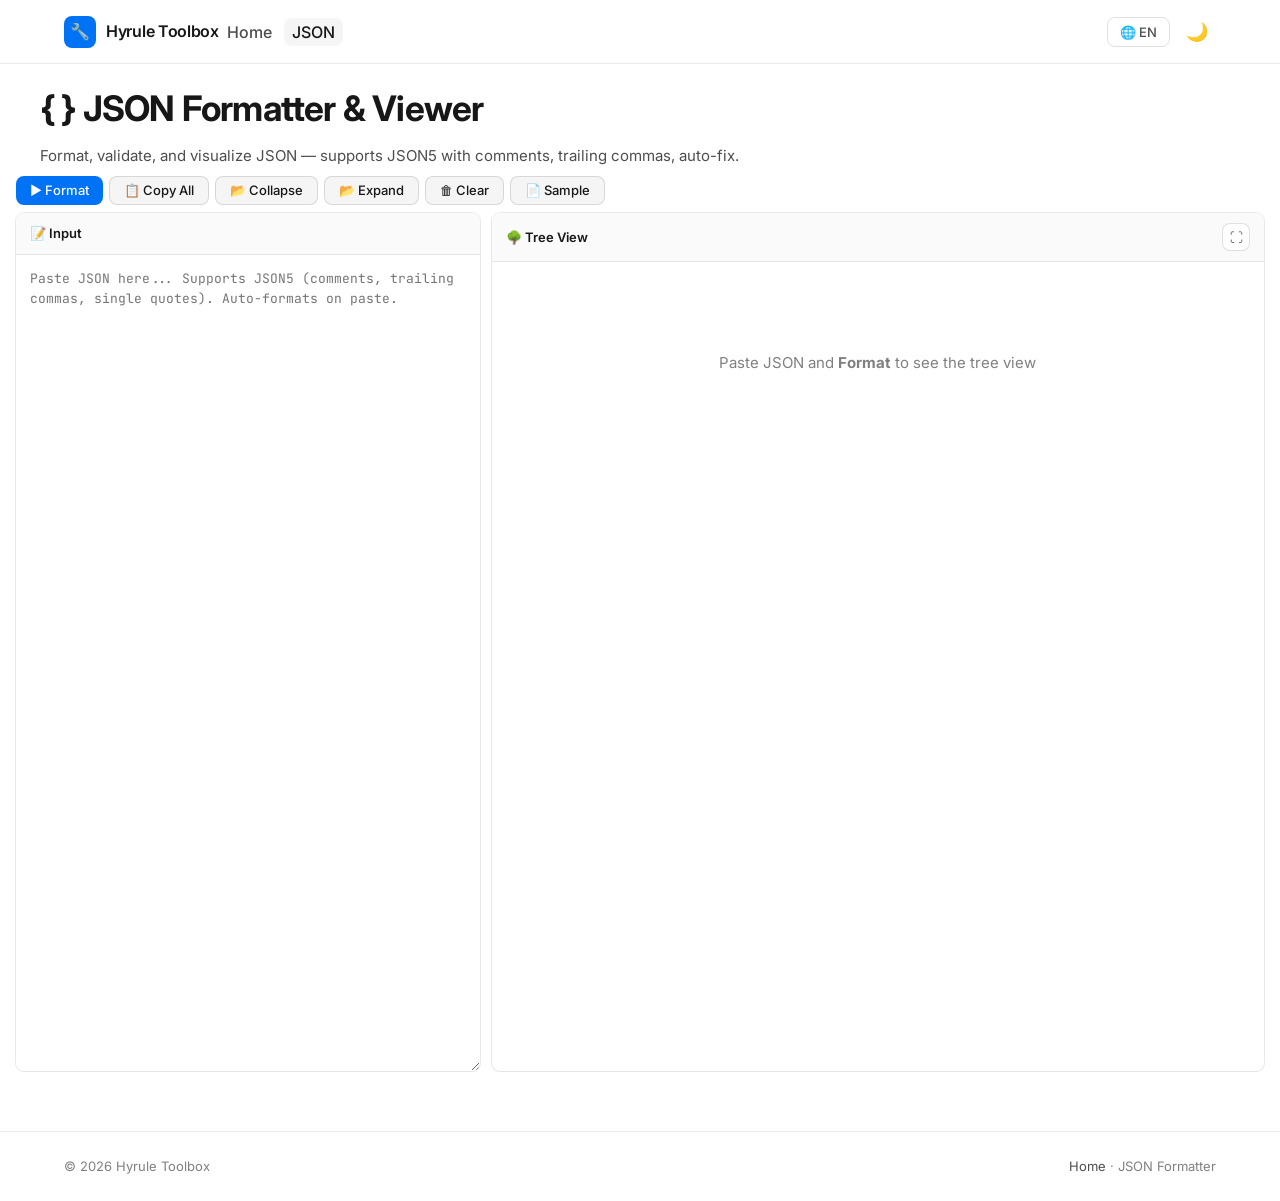
<file: json-formatter.html>
<!DOCTYPE html>
<html lang="en">
<head>
<meta charset="UTF-8">
<meta property="og:title" content="JSON5 Formatter & Viewer — Free Online JSON Tool">
<meta property="og:description" content="The most powerful JSON formatter online. Supports JSON5 (comments, trailing commas, single quotes). Auto-fix broken JSON. Visual tree view with fold/expand and copy subtree.">
<meta name="twitter:title" content="JSON5 Formatter & Viewer — Free Online JSON Tool">
<meta name="twitter:description" content="The most powerful JSON formatter online. Supports JSON5 (comments, trailing commas, single quotes). Auto-fix broken JSON. Visual tree view with fold/expand and copy subtree.">
<meta name="description" content="The most powerful JSON formatter online. Supports JSON5 (comments, trailing commas, single quotes). Auto-fix broken JSON. Visual tree view with fold/expand and copy subtree.">
<meta property="og:type" content="website">
<meta property="og:site_name" content="Hyrule Toolbox">
<meta property="og:image" content="https://tools.zhczlx.com/og-image.svg">
<meta name="twitter:card" content="summary_large_image">
<meta name="twitter:site" content="@zhczlx">

<meta name="viewport" content="width=device-width, initial-scale=1.0">
<title>JSON Formatter — Hyrule Toolbox</title>
<link rel="stylesheet" href="css/tools.css">
<style>
/* ===== FULL WIDTH LAYOUT ===== */
.json-page { max-width: 100%; padding: 0 16px; }
.json-page .tool-section { max-width: 100%; padding: 16px 0 20px; }
.json-page .tool-header { max-width: 1200px; margin: 0 auto; }

.json-layout {
  display: grid; grid-template-columns: minmax(320px, 1.2fr) minmax(420px, 2fr);
  gap: 12px; margin-bottom: 0;
}
.json-panel { background: var(--bg-card); border-radius: 8px; box-shadow: var(--shadow-sm); overflow: hidden; display: flex; flex-direction: column; }
.json-panel-header {
  display: flex; align-items: center; justify-content: space-between; padding: 10px 14px;
  background: var(--bg-secondary); border-bottom: 1px solid var(--border-color);
  font-size: 13px; font-weight: 600; flex-shrink: 0;
}
.json-panel-body { flex: 1; display: flex; min-height: 0; }
.json-panel-body textarea {
  width: 100%; border: none; resize: vertical;
  background: var(--bg-input); color: var(--text-primary);
  font-family: var(--font-mono); font-size: 13px; line-height: 1.55;
  outline: none; tab-size: 2; padding: 14px;
}
.json-panel-body textarea:focus { box-shadow: inset 0 0 0 1px var(--accent); }

/* ===== TREE VIEW ===== */
.tree-wrap {
  flex: 1; overflow: auto; font-family: var(--font-mono); font-size: 14px; line-height: 1.7;
  padding: 8px 0;
}
.tree-wrap .empty-state { text-align: center; padding: 80px 20px; color: var(--text-tertiary); font-size: 15px; font-family: var(--font-sans); }
.tree-wrap .error-state { padding: 16px; color: var(--error); font-family: var(--font-sans); font-size: 14px; white-space: pre-wrap; }

.json-line {
  display: flex; align-items: flex-start; padding: 1px 10px 1px 6px;
  white-space: nowrap; cursor: default; min-height: 24px; border-left: 3px solid transparent;
}
.json-line:hover { background: var(--bg-hover); border-left-color: var(--accent); }

.json-toggle {
  display: inline-flex; align-items: center; justify-content: center;
  width: 18px; height: 18px; margin-right: 3px; flex-shrink: 0;
  cursor: pointer; font-size: 10px; color: var(--text-tertiary);
  user-select: none; border-radius: 3px;
}
.json-toggle:hover { background: var(--bg-hover); color: var(--text-primary); }
.json-toggle.empty { visibility: hidden; }

.json-copy-sub {
  display: inline-flex; align-items: center; justify-content: center;
  width: 18px; height: 18px; margin-left: 4px; flex-shrink: 0;
  cursor: pointer; font-size: 11px; color: var(--text-tertiary);
  user-select: none; border-radius: 3px; opacity: 0; transition: opacity 0.15s;
}
.json-line:hover .json-copy-sub { opacity: 1; }
.json-copy-sub:hover { background: var(--accent-light); color: var(--accent); }

.json-key { color: #881280; }
.json-colon { color: var(--text-tertiary); margin-right: 3px; }
.json-string { color: #0451a5; }
.json-number { color: #098658; }
.json-boolean { color: #0000ff; }
.json-null { color: #808080; }
.json-bracket { color: #333; }
.json-comma { color: #999; }

.json-children { margin-left: 18px; border-left: 1px dotted var(--border-color); }
.json-children.collapsed { display: none; }

/* ===== FULLSCREEN ===== */
.json-fullscreen {
  position: fixed !important; top: 0 !important; left: 0 !important;
  width: 100vw !important; height: 100vh !important; z-index: 9999 !important;
  border-radius: 0 !important;
}
.json-fullscreen .json-panel-header {
  padding: 14px 20px !important; font-size: 15px !important;
}
.json-fullscreen .tree-wrap {
  max-height: calc(100vh - 52px) !important; min-height: calc(100vh - 52px) !important;
  font-size: 16px !important; padding: 16px 0 !important;
}

.json-summary {
  color: var(--text-tertiary); font-size: 12px; margin-left: 4px;
  font-family: var(--font-sans);
}

[data-theme="dark"] .json-key { color: #c586c0; }
[data-theme="dark"] .json-string { color: #ce9178; }
[data-theme="dark"] .json-number { color: #b5cea8; }
[data-theme="dark"] .json-boolean { color: #569cd6; }
[data-theme="dark"] .json-null { color: #808080; }
[data-theme="dark"] .json-bracket { color: #d4d4d4; }

/* ===== TOOLBAR ===== */
.json-toolbar {
  max-width: 100%; padding: 8px 0;
  display: flex; gap: 6px; flex-wrap: wrap;
}
.json-toolbar .btn { padding: 7px 14px; font-size: 13px; }

/* ===== STATS ===== */
.json-stats {
  display: flex; align-items: center; gap: 12px; flex-wrap: wrap;
  padding: 8px 14px; background: var(--bg-secondary);
  border-top: 1px solid var(--border-color); font-size: 12px; color: var(--text-tertiary);
}

/* ===== LANGUAGE SWITCHER ===== */
.lang-switcher { position: relative; margin-left: auto; }
.lang-btn {
  background: none; border: 1px solid var(--border-color-strong); padding: 6px 12px;
  border-radius: var(--radius-md); color: var(--text-secondary); font-size: 13px;
  font-weight: 500; cursor: pointer; display: flex; align-items: center; gap: 4px;
  transition: all var(--transition-fast); font-family: var(--font-sans);
}
.lang-btn:hover { color: var(--text-primary); background: var(--bg-hover); }
.lang-dropdown {
  position: absolute; top: 100%; right: 0; margin-top: 4px;
  background: var(--bg-card); border: 1px solid var(--border-color-strong);
  border-radius: var(--radius-md); box-shadow: var(--shadow-md); min-width: 160px;
  z-index: 200; display: none; overflow: hidden;
}
.lang-dropdown.open { display: block; }
.lang-dropdown button {
  display: block; width: 100%; padding: 10px 16px; border: none;
  background: transparent; color: var(--text-primary); font-size: 14px;
  text-align: left; cursor: pointer; transition: background var(--transition-fast);
  font-family: var(--font-sans);
}
.lang-dropdown button:hover { background: var(--bg-hover); }
.lang-dropdown button.active { background: var(--accent-light); color: var(--accent); font-weight: 600; }

@media (max-width: 900px) {
  .json-layout { grid-template-columns: 1fr; }
}
</style>
<script type="application/ld+json">
{
  "@context": "https://schema.org",
  "@type": "WebApplication",
  "name": "JSON5 Formatter & Viewer",
  "url": "https://tools.zhczlx.com/json-formatter.html",
  "description": "Free online JSON formatter with JSON5 support. Auto-fix broken JSON, strip comments and trailing commas. Visual tree view with fold/expand.",
  "applicationCategory": "DeveloperApplication",
  "operatingSystem": "All",
  "browserRequirements": "JavaScript enabled",
  "offers": { "@type": "Offer", "price": "0" }
}
</script>
</head>
<body>
<div class="toast" id="toast"></div>

<header class="site-header">
  <div class="header-inner">
    <a href="/" class="header-logo"><span class="logo-icon">🔧</span><span>Hyrule Toolbox</span></a>
    <nav class="header-nav">
      <a href="/">Home</a>
      <a href="json-formatter.html" class="active">JSON</a>
    </nav>
    <div class="lang-switcher">
      <button class="lang-btn" id="langBtn">🌐 EN</button>
      <div class="lang-dropdown" id="langDropdown">
        <button data-lang="en" class="active">🇬🇧 English</button>
        <button data-lang="zh">🇨🇳 中文</button>
        <button data-lang="ja">🇯🇵 日本語</button>
        <button data-lang="ko">🇰🇷 한국어</button>
        <button data-lang="fr">🇫🇷 Français</button>
        <button data-lang="de">🇩🇪 Deutsch</button>
      </div>
    </div>
    <button class="theme-toggle" id="themeToggle">🌙</button>
  </div>
</header>

<main class="json-page" id="jsonMain">
  <div class="tool-section">
    <div class="tool-header" id="jsonHeader">
      <h1>{ } JSON Formatter &amp; Viewer</h1>
      <p>Format, validate, and visualize JSON — supports JSON5 with comments, trailing commas, auto-fix.</p>
    </div>

    <div class="json-toolbar">
      <button class="btn btn-primary" id="formatBtn">▶ Format</button>
      <button class="btn btn-secondary" id="copyBtn">📋 Copy All</button>
      <button class="btn btn-secondary" id="collapseBtn">📂 Collapse</button>
      <button class="btn btn-secondary" id="expandBtn">📂 Expand</button>
      <button class="btn btn-secondary" id="clearBtn">🗑 Clear</button>
      <button class="btn btn-secondary" id="sampleBtn">📄 Sample</button>
    </div>

    <div class="json-layout">
      <div class="json-panel">
        <div class="json-panel-header">
          <span>📝 Input</span>
          <span id="inputStats"></span>
        </div>
        <div class="json-panel-body">
          <textarea id="jsonInput" placeholder='Paste JSON here... Supports JSON5 (comments, trailing commas, single quotes). Auto-formats on paste.' spellcheck="false"></textarea>
        </div>
      </div>

      <div class="json-panel">
        <div class="json-panel-header">
          <span>🌳 Tree View</span>
          <span id="outputStats"></span>
          <button class="btn-icon" id="fullscreenBtn" title="Fullscreen" style="width:28px;height:28px;font-size:13px;margin-left:auto">⛶</button>
        </div>
        <div class="json-panel-body">
          <div class="tree-wrap" id="treeWrap">
            <div class="empty-state">Paste JSON and <strong>Format</strong> to see the tree view</div>
          </div>
        </div>
      </div>
    </div>
  </div>
</main>

<footer class="site-footer">
  <div class="footer-inner"><span>© 2026 Hyrule Toolbox</span><span><a href="/">Home</a> · JSON Formatter</span></div>
</footer>

<script>
(function() {
  'use strict';

  var $ = function(id) { return document.getElementById(id); };
  var toast = $('toast');
  var jsonInput = $('jsonInput');
  var treeWrap = $('treeWrap');
  var formatBtn = $('formatBtn');
  var copyBtn = $('copyBtn');
  var collapseBtn = $('collapseBtn');
  var expandBtn = $('expandBtn');
  var clearBtn = $('clearBtn');
  var sampleBtn = $('sampleBtn');
  var inputStats = $('inputStats');
  var outputStats = $('outputStats');
  var jsonMain = $('jsonMain');
  var fullscreenBtn = $('fullscreenBtn');

  var _isFullscreen = false;

  var _lastFormatted = '';
  var _lastData = null;

  // ===== VIEWPORT HEIGHT FILL =====
  function resizePanels() {
    var main = jsonMain;
    if (!main) return;
    var rect = main.getBoundingClientRect();
    var avail = window.innerHeight - rect.top - 20; // 20px bottom margin
    if (avail < 300) avail = 300;
    var textareas = document.querySelectorAll('.json-panel-body textarea');
    for (var i = 0; i < textareas.length; i++) {
      textareas[i].style.height = avail + 'px';
    }
    var wraps = document.querySelectorAll('.tree-wrap');
    for (var i = 0; i < wraps.length; i++) {
      wraps[i].style.maxHeight = avail + 'px';
      wraps[i].style.minHeight = Math.min(avail, 200) + 'px';
    }
  }
  window.addEventListener('resize', resizePanels);
  window.addEventListener('load', resizePanels);

  // ===== JSON5 PARSER =====
  function cleanJSON5(str) {
    if (!str) return str;
    var r = [], i = 0, ins = false, sc = null;
    while (i < str.length) {
      var ch = str[i];
      if (!ins && (ch === '"' || ch === "'")) { ins = true; sc = ch; r.push(ch); i++; continue; }
      if (ins) {
        r.push(ch);
        if (ch === '\\') { i++; if (i < str.length) r.push(str[i]); }
        else if (ch === sc) { ins = false; sc = null; }
        i++; continue;
      }
      if (ch === '/' && i+1 < str.length && str[i+1] === '/') {
        while (i < str.length && str[i] !== '\n') i++;
        r.push(' '); continue;
      }
      if (ch === '/' && i+1 < str.length && str[i+1] === '*') {
        i += 2;
        while (i < str.length) {
          if (str[i] === '*' && i+1 < str.length && str[i+1] === '/') { i += 2; break; }
          i++;
        }
        r.push(' '); continue;
      }
      r.push(ch); i++;
    }
    return r.join('');
  }

  function parseJSON(str) {
    if (!str || !str.trim()) return { success: false, error: 'Empty input' };
    var cleaned = cleanJSON5(str);
    try { return { success: true, data: JSON.parse(cleaned), fixed: false }; }
    catch (e) {
      var fixed = cleaned.replace(/,\s*([}\]])/g, '$1');
      try { return { success: true, data: JSON.parse(fixed), fixed: true }; }
      catch (e2) {
        var f2 = fixed.replace(/'/g, '"');
        try { return { success: true, data: JSON.parse(f2), fixed: true }; }
        catch (e3) { return { success: false, error: e2.message || e.message }; }
      }
    }
  }

  // ===== TREE RENDERER =====
  function esc(s) {
    return String(s).replace(/&/g,'&amp;').replace(/</g,'&lt;').replace(/>/g,'&gt;');
  }

  function renderTree(data) {
    function line(html) { return '<div class="json-line">' + html + '</div>'; }
    function toggleTag(id) { return '<span class="json-toggle" id="tg_' + id + '" onclick="tg(\'' + id + '\')">▼</span>'; }
    function emptyT() { return '<span class="json-toggle empty"></span>'; }
    function copyTag(id) { return '<span class="json-copy-sub" title="Copy this subtree" onclick="copySub(\'' + id + '\', event)">📋</span>'; }

    function val(v, k, parPath) {
      var path = parPath;
      if (k !== undefined) {
        var kStr = typeof k === 'number' ? '[' + k + ']' : JSON.stringify(k);
        path = parPath ? parPath + '.' + kStr : kStr;
      }
      var kHtml = k !== undefined
        ? '<span class="json-key">' + esc(JSON.stringify(k)) + '</span><span class="json-colon">: </span>'
        : '';
      if (v === null) return line(kHtml + '<span class="json-null">null</span>');
      var t = typeof v;
      if (t === 'boolean') return line(kHtml + '<span class="json-boolean">' + v + '</span>');
      if (t === 'number') return line(kHtml + '<span class="json-number">' + v + '</span>');
      if (t === 'string') return line(kHtml + '<span class="json-string">' + esc(JSON.stringify(v)) + '</span>');
      if (Array.isArray(v)) return arr(v, k, path);
      if (t === 'object') return obj(v, k, path);
      return line(kHtml + esc(String(v)));
    }

    function obj(o, k, path) {
      var keys = Object.keys(o);
      var kHtml = k !== undefined
        ? '<span class="json-key">' + esc(JSON.stringify(k)) + '</span><span class="json-colon">: </span>'
        : '';
      if (keys.length === 0) return line(kHtml + '<span class="json-bracket">{ }</span>');
      var id = 'o' + (Math.random() * 1e9 | 0).toString(36);
      var dataPath = path || 'root';
      var h = '<div class="json-line" style="cursor:pointer" onclick="tg(\'' + id + '\')">'
        + kHtml + toggleTag(id)
        + '<span class="json-bracket">{</span>'
        + ' <span class="json-summary">' + keys.length + ' keys</span>'
        + ' <span class="json-bracket">}</span>'
        + copyTag('s_' + id)
        + '</div>'
        + '<div class="json-children" id="ch_' + id + '">';
      for (var i = 0; i < keys.length; i++) {
        var child = val(o[keys[i]], keys[i], dataPath);
        if (i < keys.length - 1) {
          var ld = child.lastIndexOf('</div>');
          if (ld > 0) child = child.substring(0, ld) + '<span class="json-comma">,</span>' + child.substring(ld);
        }
        h += child;
      }
      h += '</div>';
      return h;
    }

    function arr(a, k, path) {
      var kHtml = k !== undefined
        ? '<span class="json-key">' + esc(JSON.stringify(k)) + '</span><span class="json-colon">: </span>'
        : '';
      if (a.length === 0) return line(kHtml + '<span class="json-bracket">[ ]</span>');
      var id = 'a' + (Math.random() * 1e9 | 0).toString(36);
      var dataPath = path || 'root';
      var h = '<div class="json-line" style="cursor:pointer" onclick="tg(\'' + id + '\')">'
        + kHtml + toggleTag(id)
        + '<span class="json-bracket">[</span>'
        + ' <span class="json-summary">' + a.length + ' items</span>'
        + ' <span class="json-bracket">]</span>'
        + copyTag('s_' + id)
        + '</div>'
        + '<div class="json-children" id="ch_' + id + '">';
      for (var i = 0; i < a.length; i++) {
        var child = val(a[i], i, dataPath);
        if (i < a.length - 1) {
          var ld = child.lastIndexOf('</div>');
          if (ld > 0) child = child.substring(0, ld) + '<span class="json-comma">,</span>' + child.substring(ld);
        }
        h += child;
      }
      h += '</div>';
      return h;
    }

    return val(data);
  }

  // ===== GLOBAL HANDLERS =====
  window.tg = function(id) {
    var ch = document.getElementById('ch_' + id);
    var tg = document.getElementById('tg_' + id);
    if (ch && tg) {
      ch.classList.toggle('collapsed');
      tg.textContent = ch.classList.contains('collapsed') ? '▶' : '▼';
    }
  };

  window.copySub = function(id, ev) {
    if (ev) { ev.stopPropagation(); }
    if (!_lastData) { showToast('Nothing to copy'); return; }

    // Resolve the subtree path from the node id
    // Map node IDs to paths using data attributes in the rendered tree
    var ch = document.getElementById('ch_' + id.replace('s_', ''));
    if (!ch) { showToast('Nothing to copy'); return; }

    // Walk _lastData to find the right subtree by matching the DOM structure
    // Simpler approach: use the path stored in the node
    var nodeEl = ch.parentNode;
    // Find the line that has onclick=tg
    var headerLine = nodeEl ? nodeEl.querySelector('.json-line') : null;
    if (!headerLine) { showToast('Copy failed'); return; }

    // We stored _lastSubData map during render
    var subData = _lastSubMap ? _lastSubMap[id] : null;
    if (subData !== null && subData !== undefined) {
      copyText(JSON.stringify(subData, null, 2));
    } else {
      // Last resort: copy all formatted data
      copyText(_lastFormatted);
    }
  };

  var _lastSubMap = null;

  // ===== FORMAT =====
  function doFormat() {
    var input = jsonInput.value;
    var result = parseJSON(input);

    if (result.success) {
      _lastData = result.data;
      _lastFormatted = JSON.stringify(result.data, null, 2);
      _lastSubMap = {};

      // Build subtree map during render
      function buildMap(v, path) {
        var id;
        if (Array.isArray(v)) {
          id = 'a' + (Math.random() * 1e9 | 0).toString(36);
          _lastSubMap['s_' + id] = v;
          for (var i = 0; i < v.length; i++) {
            if (typeof v[i] === 'object' && v[i] !== null) buildMap(v[i], path + '[' + i + ']');
          }
        } else if (typeof v === 'object' && v !== null) {
          id = 'o' + (Math.random() * 1e9 | 0).toString(36);
          _lastSubMap['s_' + id] = v;
          var keys = Object.keys(v);
          for (var i = 0; i < keys.length; i++) {
            if (typeof v[keys[i]] === 'object' && v[keys[i]] !== null) buildMap(v[keys[i]], path + '.' + keys[i]);
          }
        }
        return id;
      }

      // Rebuild with ID mapping
      // We need to render first, then map
      var html = '<div style="padding:0">' + renderTreeWithMap(result.data) + '</div>';
      treeWrap.innerHTML = html;

      var lines = input.split('\n').length;
      inputStats.textContent = lines + ' lines · ' + input.length + ' chars';
      outputStats.textContent = _lastFormatted.length + ' chars' + (result.fixed ? ' · auto-fixed ⚡' : '');
      showToast(result.fixed ? '✅ Formatted with auto-fix' : '✅ Formatted');
    } else {
      treeWrap.innerHTML = '<div class="error-state">❌ ' + result.error + '</div>';
      _lastData = null; _lastFormatted = ''; _lastSubMap = null;
      outputStats.textContent = '';
      showToast('❌ ' + result.error);
    }
  }

  function renderTreeWithMap(data) {
    _lastSubMap = {};
    var html = renderTreeMapped(data, 'root');
    return html;
  }

  function renderTreeMapped(v, path) {
    function esc(s) { return String(s).replace(/&/g,'&amp;').replace(/</g,'&lt;').replace(/>/g,'&gt;'); }
    function line(html) { return '<div class="json-line">' + html + '</div>'; }
    function toggleTag(id) { return '<span class="json-toggle" id="tg_' + id + '" onclick="event.stopPropagation();tg(\'' + id + '\')">▼</span>'; }
    function emptyT() { return '<span class="json-toggle empty"></span>'; }
    function copyTag(id) { return '<span class="json-copy-sub" title="Copy this subtree" onclick="copySub(\'' + id + '\', event)">📋</span>'; }

    function val(v, k) {
      var kHtml = k !== undefined
        ? '<span class="json-key">' + esc(JSON.stringify(k)) + '</span><span class="json-colon">: </span>'
        : '';
      if (v === null) return line(kHtml + '<span class="json-null">null</span>');
      var t = typeof v;
      if (t === 'boolean') return line(kHtml + '<span class="json-boolean">' + v + '</span>');
      if (t === 'number') return line(kHtml + '<span class="json-number">' + v + '</span>');
      if (t === 'string') return line(kHtml + '<span class="json-string">' + esc(JSON.stringify(v)) + '</span>');
      if (Array.isArray(v)) return renderArr(v, k);
      if (t === 'object') return renderObj(v, k);
      return line(kHtml + esc(String(v)));
    }

    function renderObj(o, k) {
      var keys = Object.keys(o);
      var kHtml = k !== undefined
        ? '<span class="json-key">' + esc(JSON.stringify(k)) + '</span><span class="json-colon">: </span>'
        : '';
      if (keys.length === 0) return line(kHtml + '<span class="json-bracket">{ }</span>');
      var id = 'o' + (Math.random() * 1e9 | 0).toString(36);
      _lastSubMap['s_' + id] = o;
      var h = '<div class="json-line" style="cursor:pointer" onclick="tg(\'' + id + '\')">'
        + kHtml + toggleTag(id)
        + '<span class="json-bracket">{</span> <span class="json-summary">' + keys.length + ' keys</span>'
        + ' <span class="json-bracket">}</span>' + copyTag('s_' + id) + '</div>'
        + '<div class="json-children" id="ch_' + id + '">';
      for (var i = 0; i < keys.length; i++) {
        var child = val(o[keys[i]], keys[i]);
        if (i < keys.length - 1) { var ld = child.lastIndexOf('</div>'); if (ld > 0) child = child.substring(0, ld) + '<span class="json-comma">,</span>' + child.substring(ld); }
        h += child;
      }
      h += '</div>';
      return h;
    }

    function renderArr(a, k) {
      var kHtml = k !== undefined
        ? '<span class="json-key">' + esc(JSON.stringify(k)) + '</span><span class="json-colon">: </span>'
        : '';
      if (a.length === 0) return line(kHtml + '<span class="json-bracket">[ ]</span>');
      var id = 'a' + (Math.random() * 1e9 | 0).toString(36);
      _lastSubMap['s_' + id] = a;
      var h = '<div class="json-line" style="cursor:pointer" onclick="tg(\'' + id + '\')">'
        + kHtml + toggleTag(id)
        + '<span class="json-bracket">[</span> <span class="json-summary">' + a.length + ' items</span>'
        + ' <span class="json-bracket">]</span>' + copyTag('s_' + id) + '</div>'
        + '<div class="json-children" id="ch_' + id + '">';
      for (var i = 0; i < a.length; i++) {
        var child = val(a[i], i);
        if (i < a.length - 1) { var ld = child.lastIndexOf('</div>'); if (ld > 0) child = child.substring(0, ld) + '<span class="json-comma">,</span>' + child.substring(ld); }
        h += child;
      }
      h += '</div>';
      return h;
    }

    return val(v);
  }

  function expandAll() {
    var cs = treeWrap.querySelectorAll('.json-children.collapsed');
    for (var i = 0; i < cs.length; i++) cs[i].classList.remove('collapsed');
    var ts = treeWrap.querySelectorAll('.json-toggle');
    for (var i = 0; i < ts.length; i++) ts[i].textContent = '▼';
  }

  function collapseAll() {
    var cs = treeWrap.querySelectorAll('.json-children');
    for (var i = 0; i < cs.length; i++) cs[i].classList.add('collapsed');
    var ts = treeWrap.querySelectorAll('.json-toggle');
    for (var i = 0; i < ts.length; i++) ts[i].textContent = '▶';
  }

  // ===== SAMPLES =====
  var SAMPLES = [
    '{\n  // User profile\n  "name": "Alice",\n  "age": 28,\n  "tags": ["dev", "design",],\n  "active": true,\n  "score": null,\n}',
    '[\n  { "id": 1, "title": "JSON5", "lines": 42 },\n  { "id": 2, "title": "Formatter", "lines": 99, "tags": ["tool",], },\n]',
    '{\n  /* nested data */\n  "config": {\n    "theme": "dark",\n    "features": ["a", "b", "c",],\n    "limits": {\n      "max": 100,\n      "min": 0,\n    },\n  },\n}'
  ];
  var sIdx = 0;
  function loadSample() {
    jsonInput.value = SAMPLES[sIdx % SAMPLES.length];
    sIdx++;
    inputStats.textContent = jsonInput.value.split('\n').length + ' lines · ' + jsonInput.value.length + ' chars';
    showToast('📄 Sample loaded');
    setTimeout(doFormat, 50);
  }

  // ===== TOAST / COPY =====
  function showToast(msg) {
    toast.textContent = msg;
    toast.classList.add('show');
    clearTimeout(toast._t);
    toast._t = setTimeout(function() { toast.classList.remove('show'); }, 2000);
  }
  function copyText(text) {
    if (!text) { showToast('Nothing to copy'); return; }
    if (navigator.clipboard) {
      navigator.clipboard.writeText(text).then(function() { showToast('✅ Copied!'); }).catch(function() { fallbackCopy(text); });
    } else { fallbackCopy(text); }
  }
  function fallbackCopy(text) {
    var ta = document.createElement('textarea');
    ta.value = text; ta.style.position='fixed'; ta.style.left='-9999px';
    document.body.appendChild(ta); ta.select();
    try { document.execCommand('copy'); showToast('✅ Copied!'); } catch(e) { showToast('Copy failed'); }
    document.body.removeChild(ta);
  }

  // ===== EVENTS =====
  formatBtn.addEventListener('click', doFormat);
  copyBtn.addEventListener('click', function() { copyText(_lastFormatted); });
  collapseBtn.addEventListener('click', collapseAll);
  expandBtn.addEventListener('click', expandAll);
  clearBtn.addEventListener('click', function() {
    jsonInput.value = ''; _lastFormatted = ''; _lastData = null; _lastSubMap = null;
    treeWrap.innerHTML = '<div class="empty-state">Paste JSON and click <strong>Format</strong> to see the tree view</div>';
    inputStats.textContent = ''; outputStats.textContent = '';
    showToast('Cleared');
  });
  sampleBtn.addEventListener('click', loadSample);
  jsonInput.addEventListener('keydown', function(e) {
    if ((e.ctrlKey || e.metaKey) && e.key === 'Enter') { e.preventDefault(); doFormat(); }
  });
  jsonInput.addEventListener('paste', function() { setTimeout(doFormat, 50); });

  // ===== FULLSCREEN TOGGLE =====
  function toggleFullscreen() {
    _isFullscreen = !_isFullscreen;
    var rightPanel = fullscreenBtn.closest('.json-panel');
    if (!rightPanel) return;
    if (_isFullscreen) {
      rightPanel.classList.add('json-fullscreen');
      fullscreenBtn.textContent = '✕';
      fullscreenBtn.title = 'Exit fullscreen';
      // Update tree height
      setTimeout(resizePanels, 100);
    } else {
      rightPanel.classList.remove('json-fullscreen');
      fullscreenBtn.textContent = '⛶';
      fullscreenBtn.title = 'Fullscreen';
      resizePanels();
    }
  }

  fullscreenBtn.addEventListener('click', toggleFullscreen);
  document.addEventListener('keydown', function(e) {
    if (e.key === 'Escape' && _isFullscreen) {
      toggleFullscreen();
    }
  });

  // ===== I18N =====
  var LANG = {
    en: {
      title: 'JSON Formatter — Hyrule Toolbox',
      siteName: 'Hyrule Toolbox',
      home: 'Home',
      navJson: 'JSON',
      pageTitle: '{ } JSON Formatter & Viewer',
      pageDesc: 'Format, validate, and visualize JSON — supports JSON5 with comments, trailing commas, auto-fix.',
      inputPlaceholder: 'Paste JSON here... Supports JSON5 (comments, trailing commas, single quotes). Auto-formats on paste.',
      emptyState: 'Paste JSON and <strong>Format</strong> to see the tree view',
      btnFormat: '▶ Format',
      btnCopy: '📋 Copy All',
      btnCollapse: '📂 Collapse',
      btnExpand: '📂 Expand',
      btnClear: '🗑 Clear',
      btnSample: '📄 Sample',
      inputLabel: '📝 Input',
      treeLabel: '🌳 Tree View',
      fullscreenTitle: 'Fullscreen',
      exitFullscreenTitle: 'Exit fullscreen',
      copied: '✅ Copied!',
      cleared: 'Cleared',
      sampleLoaded: '📄 Sample loaded',
      formatted: '✅ Formatted',
      formattedFixed: '✅ Formatted with auto-fix',
      nothingCopy: 'Nothing to copy',
      copyFailed: 'Copy failed',
      emptyInput: 'Empty input',
      chars: 'chars',
      lines: 'lines',
      keys: 'keys',
      items: 'items',
    },
    zh: {
      title: 'JSON 格式化 — 海拉鲁工具箱',
      siteName: '海拉鲁工具箱',
      home: '首页',
      navJson: 'JSON',
      pageTitle: '{ } JSON 格式化与查看器',
      pageDesc: '格式化、验证与可视化 JSON — 支持 JSON5（注释、尾逗号），自动修复。',
      inputPlaceholder: '在此粘贴 JSON... 支持 JSON5（注释、尾逗号、单引号），粘贴自动格式化。',
      emptyState: '粘贴 JSON 后点击 <strong>格式化</strong> 查看树视图',
      btnFormat: '▶ 格式化',
      btnCopy: '📋 复制全部',
      btnCollapse: '📂 全部折叠',
      btnExpand: '📂 全部展开',
      btnClear: '🗑 清空',
      btnSample: '📄 示例',
      inputLabel: '📝 输入',
      treeLabel: '🌳 树视图',
      fullscreenTitle: '全屏',
      exitFullscreenTitle: '退出全屏',
      copied: '✅ 已复制!',
      cleared: '已清空',
      sampleLoaded: '📄 示例已加载',
      formatted: '✅ 格式化成功',
      formattedFixed: '✅ 格式化成功（已自动修复）',
      nothingCopy: '没有可复制的内容',
      copyFailed: '复制失败',
      emptyInput: '输入为空',
      chars: '字符',
      lines: '行',
      keys: '个键',
      items: '项',
    },
  };
  // Japanese
  LANG.ja = {
    title: 'JSON フォーマッター — Hyrule Toolbox',
    siteName: 'Hyrule Toolbox',
    home: 'ホーム',
    navJson: 'JSON',
    pageTitle: '{ } JSON フォーマッター & ビューアー',
    pageDesc: 'JSONをフォーマット、検証、可視化 — JSON5対応（コメント、末尾カンマ、シングルクォート）、自動修正。',
    inputPlaceholder: 'ここにJSONを貼り付け... JSON5対応（コメント、末尾カンマ、シングルクォート）、貼り付け自動フォーマット。',
    emptyState: 'JSONを貼り付けて <strong>フォーマット</strong> をクリック',
    btnFormat: '▶ フォーマット',
    btnCopy: '📋 すべてコピー',
    btnCollapse: '📂 すべて折りたたむ',
    btnExpand: '📂 すべて展開',
    btnClear: '🗑 クリア',
    btnSample: '📄 サンプル',
    inputLabel: '📝 入力',
    treeLabel: '🌳 ツリービュー',
    fullscreenTitle: '全画面',
    exitFullscreenTitle: '全画面終了',
    copied: '✅ コピーしました!',
    cleared: 'クリアしました',
    sampleLoaded: '📄 サンプルを読み込みました',
    formatted: '✅ フォーマット成功',
    formattedFixed: '✅ フォーマット成功（自動修正あり）',
    nothingCopy: 'コピーするものがありません',
    copyFailed: 'コピー失敗',
    emptyInput: '入力が空です',
    chars: '文字',
    lines: '行',
    keys: 'キー',
    items: '項目',
  };
  // Korean
  LANG.ko = {
    title: 'JSON 포맷터 — Hyrule Toolbox',
    siteName: 'Hyrule Toolbox',
    home: '홈',
    navJson: 'JSON',
    pageTitle: '{ } JSON 포맷터 & 뷰어',
    pageDesc: 'JSON 포맷팅, 검증, 시각화 — JSON5 지원 (주석, 후행 쉼표, 작은따옴표), 자동 수정.',
    inputPlaceholder: '여기에 JSON을 붙여넣기... JSON5 지원 (주석, 후행 쉼표, 작은따옴표). 붙여넣기 자동 포맷.',
    emptyState: 'JSON을 붙여넣고 <strong>포맷</strong>을 클릭하세요',
    btnFormat: '▶ 포맷',
    btnCopy: '📋 전체 복사',
    btnCollapse: '📂 모두 접기',
    btnExpand: '📂 모두 펼치기',
    btnClear: '🗑 지우기',
    btnSample: '📄 샘플',
    inputLabel: '📝 입력',
    treeLabel: '🌳 트리 뷰',
    fullscreenTitle: '전체 화면',
    exitFullscreenTitle: '전체 화면 종료',
    copied: '✅ 복사됨!',
    cleared: '지워짐',
    sampleLoaded: '📄 샘플 로드됨',
    formatted: '✅ 포맷 성공',
    formattedFixed: '✅ 포맷 성공 (자동 수정됨)',
    nothingCopy: '복사할 내용 없음',
    copyFailed: '복사 실패',
    emptyInput: '입력이 비어 있음',
    chars: '자',
    lines: '줄',
    keys: '키',
    items: '항목',
  };
  // French
  LANG.fr = {
    title: 'Formateur JSON — Hyrule Toolbox',
    siteName: 'Hyrule Toolbox',
    home: 'Accueil',
    navJson: 'JSON',
    pageTitle: '{ } Formateur & Visionneuse JSON',
    pageDesc: 'Formatez, validez et visualisez du JSON — prend en charge JSON5 (commentaires, virgules finales, guillemets simples), correction automatique.',
    inputPlaceholder: 'Collez votre JSON ici... Prend en charge JSON5 (commentaires, virgules finales, guillemets simples). Formatage automatique au collage.',
    emptyState: 'Collez du JSON et cliquez sur <strong>Formater</strong>',
    btnFormat: '▶ Formater',
    btnCopy: '📋 Tout copier',
    btnCollapse: '📂 Tout plier',
    btnExpand: '📂 Tout déplier',
    btnClear: '🗑 Effacer',
    btnSample: '📄 Exemple',
    inputLabel: '📝 Entrée',
    treeLabel: '🌳 Arborescence',
    fullscreenTitle: 'Plein écran',
    exitFullscreenTitle: 'Quitter le plein écran',
    copied: '✅ Copié!',
    cleared: 'Effacé',
    sampleLoaded: '📄 Exemple chargé',
    formatted: '✅ Formaté',
    formattedFixed: '✅ Formaté (correction automatique)',
    nothingCopy: 'Rien à copier',
    copyFailed: 'Échec de la copie',
    emptyInput: 'Entrée vide',
    chars: 'car.',
    lines: 'lignes',
    keys: 'clés',
    items: 'éléments',
  };
  // German
  LANG.de = {
    title: 'JSON-Formatierer — Hyrule Toolbox',
    siteName: 'Hyrule Toolbox',
    home: 'Start',
    navJson: 'JSON',
    pageTitle: '{ } JSON-Formatierer & -Anzeige',
    pageDesc: 'JSON formatieren, validieren und visualisieren — unterstützt JSON5 (Kommentare, nachgestellte Kommas, einfache Anführungszeichen), automatische Korrektur.',
    inputPlaceholder: 'JSON hier einfügen... Unterstützt JSON5 (Kommentare, nachgestellte Kommas, einfache Anführungszeichen). Auto-Format beim Einfügen.',
    emptyState: 'JSON einfügen und auf <strong>Formatieren</strong> klicken',
    btnFormat: '▶ Formatieren',
    btnCopy: '📋 Alles kopieren',
    btnCollapse: '📂 Alle einklappen',
    btnExpand: '📂 Alle ausklappen',
    btnClear: '🗑 Löschen',
    btnSample: '📄 Beispiel',
    inputLabel: '📝 Eingabe',
    treeLabel: '🌳 Baumansicht',
    fullscreenTitle: 'Vollbild',
    exitFullscreenTitle: 'Vollbild beenden',
    copied: '✅ Kopiert!',
    cleared: 'Gelöscht',
    sampleLoaded: '📄 Beispiel geladen',
    formatted: '✅ Formatiert',
    formattedFixed: '✅ Formatiert (automatisch korrigiert)',
    nothingCopy: 'Nichts zu kopieren',
    copyFailed: 'Kopieren fehlgeschlagen',
    emptyInput: 'Keine Eingabe',
    chars: 'Zch.',
    lines: 'Zeilen',
    keys: 'Schlüssel',
    items: 'Elemente',
  };

  var currentLang = 'en';
  var langBtn = $('langBtn');
  var langDropdown = $('langDropdown');

  function setLang(lang) {
    if (!LANG[lang]) lang = 'en';
    currentLang = lang;
    var t = LANG[lang];
    document.title = t.title || t.pageTitle;
    langBtn.textContent = '🌐 ' + lang.toUpperCase();
    var opts = langDropdown.querySelectorAll('button');
    for (var i = 0; i < opts.length; i++) opts[i].classList.toggle('active', opts[i].getAttribute('data-lang') === lang);
    // Update UI elements
    if (document.querySelector('h1')) document.querySelector('h1').textContent = t.pageTitle;
    var desc = document.querySelector('.tool-header p');
    if (desc) desc.textContent = t.pageDesc;
    var ph = jsonInput.getAttribute('data-placeholder');
    jsonInput.placeholder = t.inputPlaceholder;
    if (formatBtn) formatBtn.innerHTML = t.btnFormat;
    if (copyBtn) copyBtn.innerHTML = t.btnCopy;
    if (collapseBtn) collapseBtn.innerHTML = t.btnCollapse;
    if (expandBtn) expandBtn.innerHTML = t.btnExpand;
    if (clearBtn) clearBtn.innerHTML = t.btnClear;
    if (sampleBtn) sampleBtn.innerHTML = t.btnSample;
    // Input panel header
    var inputLabel = document.querySelector('.json-panel:first-child .json-panel-header span:first-child');
    if (inputLabel) inputLabel.textContent = t.inputLabel;
    var treeLabel = document.querySelector('.json-panel:last-child .json-panel-header span:first-child');
    if (treeLabel) treeLabel.textContent = t.treeLabel;
    if (fullscreenBtn) {
      fullscreenBtn.title = _isFullscreen ? t.exitFullscreenTitle : t.fullscreenTitle;
    }
    // Update empty state
    var emptyEl = treeWrap.querySelector('.empty-state');
    if (emptyEl) emptyEl.innerHTML = t.emptyState;
    try { localStorage.setItem('json-lang', lang); } catch(e) {}
  }

  // Load saved lang
  try { var sl = localStorage.getItem('json-lang'); if (sl && LANG[sl]) currentLang = sl; } catch(e) {}
  setLang(currentLang);

  langBtn.addEventListener('click', function(e) { e.stopPropagation(); langDropdown.classList.toggle('open'); });
  document.addEventListener('click', function() { langDropdown.classList.remove('open'); });
  var langOpts = langDropdown.querySelectorAll('button');
  for (var i = 0; i < langOpts.length; i++) {
    (function(btn) { btn.addEventListener('click', function() { setLang(btn.getAttribute('data-lang')); langDropdown.classList.remove('open'); }); })(langOpts[i]);
  }

  // ===== THEME =====
  var tt = $('themeToggle');
  var isDark = (function() {
    var s = localStorage.getItem('json-theme');
    return s ? s === 'dark' : window.matchMedia('(prefers-color-scheme: dark)').matches;
  })();
  function applyTheme(d) {
    isDark = d; document.documentElement.setAttribute('data-theme', d ? 'dark' : 'light');
    tt.textContent = d ? '☀️' : '🌙';
    try { localStorage.setItem('json-theme', d ? 'dark' : 'light'); } catch(e) {}
  }
  applyTheme(isDark);
  tt.addEventListener('click', function() { applyTheme(!isDark); });
})();
</script>
</body>
</html>
</file>
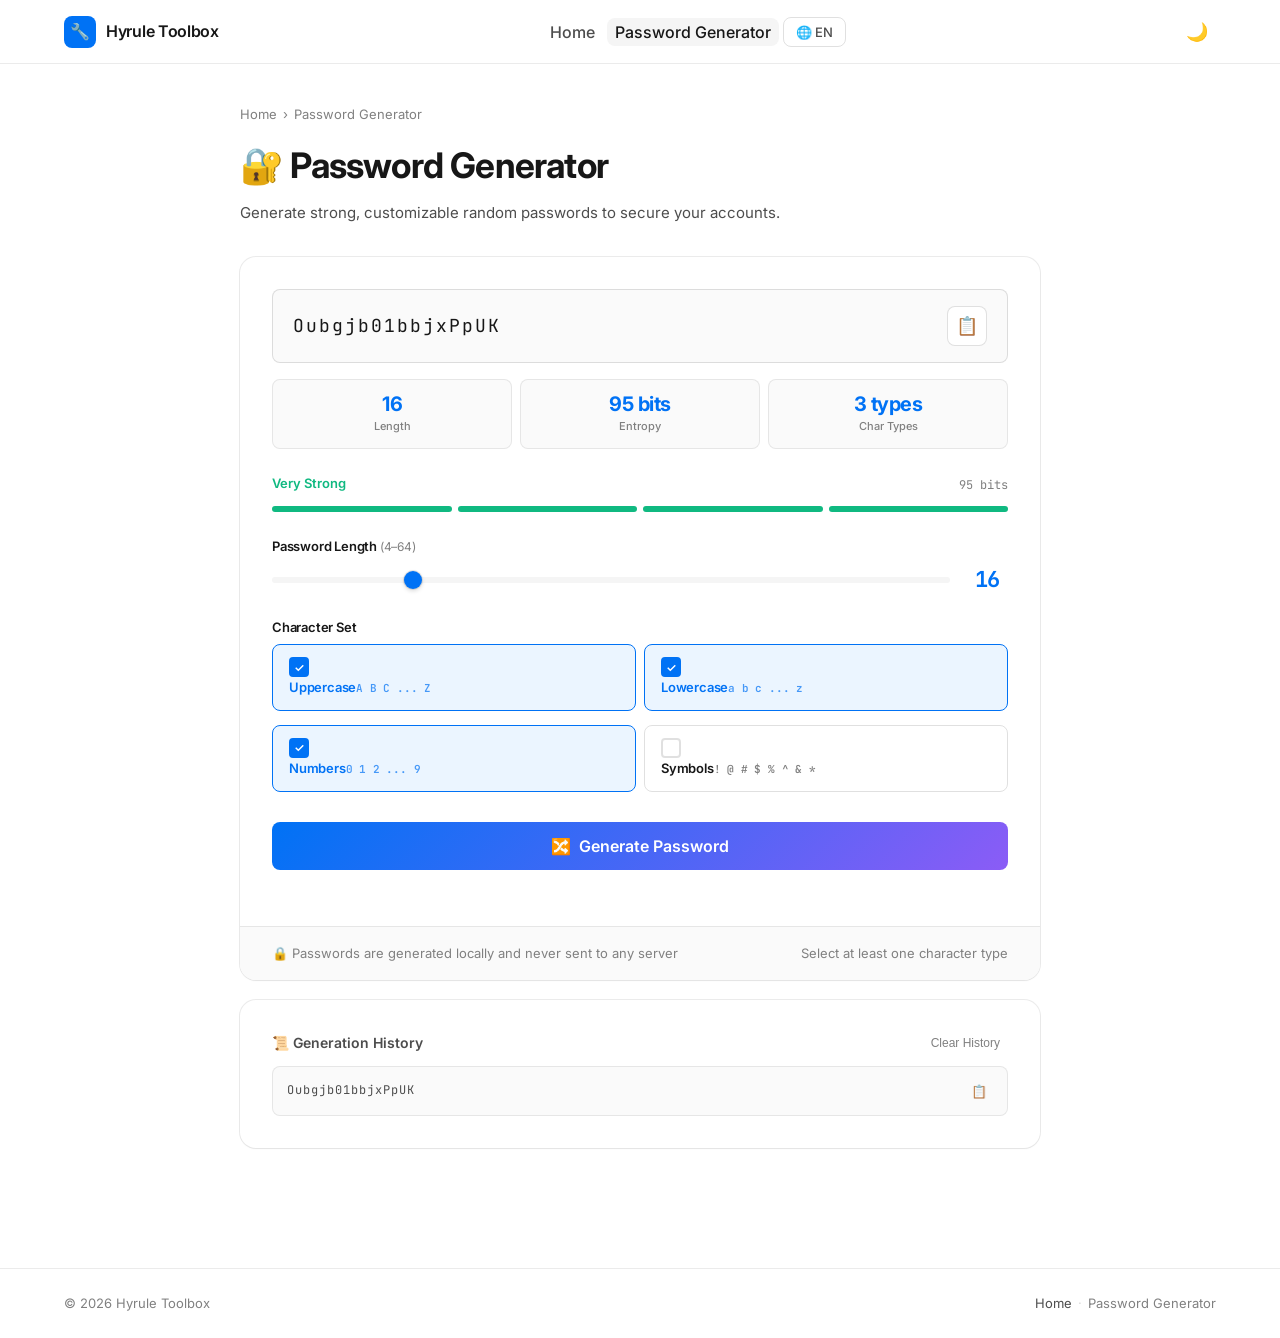
<file: password-generator.html>
<!DOCTYPE html>
<html lang="en">
<head>
<meta charset="UTF-8">
<meta property="og:title" content="Password Generator — Free Secure Random Password Tool">
<meta property="og:description" content="Generate strong random passwords with strength meter, entropy display, and history. Fully client-side, no server upload.">
<meta name="twitter:title" content="Password Generator — Free Secure Random Password Tool">
<meta name="twitter:description" content="Generate strong random passwords with strength meter, entropy display, and history. Fully client-side, no server upload.">
<meta name="description" content="Generate strong random passwords with strength meter, entropy display, and history. Fully client-side, no server upload.">
<meta property="og:type" content="website">
<meta property="og:site_name" content="Hyrule Toolbox">
<meta property="og:image" content="https://tools.zhczlx.com/og-image.svg">
<meta name="twitter:card" content="summary_large_image">
<meta name="twitter:site" content="@zhczlx">

<script async src="https://pagead2.googlesyndication.com/pagead/js/adsbygoogle.js?client=ca-pub-8130430107774403" crossorigin="anonymous"></script>
<meta name="google-adsense-account" content="ca-pub-8130430107774403">
<meta name="viewport" content="width=device-width, initial-scale=1.0">
<title data-i18n="title">Password Generator — Hyrule Toolbox</title>
<link rel="stylesheet" href="css/tools.css">
<style>
/* ===== LANGUAGE SWITCHER ===== */
.lang-switcher {
  position: relative;
}
.lang-btn {
  background: none;
  border: 1px solid var(--border-color-strong);
  padding: 6px 12px;
  border-radius: var(--radius-md);
  color: var(--text-secondary);
  font-size: 13px;
  font-weight: 500;
  cursor: pointer;
  display: flex;
  align-items: center;
  gap: 4px;
  transition: all var(--transition-fast);
  font-family: var(--font-sans);
}
.lang-btn:hover { color: var(--text-primary); background: var(--bg-hover); }
.lang-dropdown {
  position: absolute;
  top: 100%;
  right: 0;
  margin-top: 4px;
  background: var(--bg-card);
  border: 1px solid var(--border-color-strong);
  border-radius: var(--radius-md);
  box-shadow: var(--shadow-md);
  min-width: 160px;
  z-index: 200;
  display: none;
  overflow: hidden;
}
.lang-dropdown.open { display: block; }
.lang-dropdown button {
  display: block;
  width: 100%;
  padding: 10px 16px;
  border: none;
  background: transparent;
  color: var(--text-primary);
  font-size: 14px;
  text-align: left;
  cursor: pointer;
  transition: background var(--transition-fast);
  font-family: var(--font-sans);
}
.lang-dropdown button:hover { background: var(--bg-hover); }
.lang-dropdown button.active { background: var(--accent-light); color: var(--accent); font-weight: 600; }

/* ===== PASSWORD GENERATOR SPECIFIC ===== */
.password-display {
  display: flex; align-items: center; gap: 8px;
  padding: 16px 20px;
  background: var(--bg-secondary);
  border: 1px solid var(--border-color-strong);
  border-radius: var(--radius-md);
  font-family: var(--font-mono);
  font-size: 18px;
  letter-spacing: 2px;
  word-break: break-all;
  min-height: 56px;
  color: var(--text-primary);
  margin-bottom: 16px;
}
.password-display:focus-within { border-color: var(--accent); box-shadow: 0 0 0 3px var(--accent-light); }
.password-display .pw-text { flex: 1; user-select: all; cursor: text; }
.password-display .pw-text.placeholder { color: var(--text-placeholder); font-family: var(--font-sans); letter-spacing: 0; font-size: 14px; }
.password-display .pw-copy-btn {
  flex-shrink: 0; width: 40px; height: 40px; border-radius: var(--radius-md);
  border: 1px solid var(--border-color-strong); background: var(--bg-input);
  color: var(--text-secondary); cursor: pointer; display: flex; align-items: center;
  justify-content: center; font-size: 18px; transition: all var(--transition-fast);
}
.password-display .pw-copy-btn:hover { color: var(--text-primary); background: var(--bg-hover); border-color: var(--text-tertiary); }
.password-display .pw-copy-btn:active { transform: scale(0.92); }
.password-display .pw-copy-btn.copied { background: var(--success); color: white; border-color: var(--success); }

.slider-row { display: flex; align-items: center; gap: 16px; margin-bottom: 20px; }
.slider-row input[type="range"] { flex: 1; }
.slider-row .length-value { font-family: var(--font-mono); font-size: 22px; font-weight: 700; color: var(--accent); min-width: 42px; text-align: center; letter-spacing: -0.5px; }

.charset-grid { display: grid; grid-template-columns: 1fr 1fr; gap: 8px; margin-bottom: 24px; }
@media (max-width: 480px) { .charset-grid { grid-template-columns: 1fr; } }
.charset-option {
  display: flex; align-items: center; gap: 10px; padding: 12px 16px;
  border: 1px solid var(--border-color-strong); border-radius: var(--radius-md);
  cursor: pointer; transition: all var(--transition-fast); user-select: none; font-size: 14px; font-weight: 500;
}
.charset-option:hover { border-color: var(--accent); }
.charset-option.active { background: var(--accent-light); border-color: var(--accent); color: var(--accent); }
.charset-option input[type="checkbox"] { display: none; }
.charset-option .check-icon {
  width: 20px; height: 20px; border-radius: 4px; border: 2px solid var(--border-color-strong);
  display: flex; align-items: center; justify-content: center; font-size: 12px;
  color: transparent; transition: all var(--transition-fast); flex-shrink: 0;
}
.charset-option.active .check-icon { background: var(--accent); border-color: var(--accent); color: white; }
.charset-option .charset-label { flex: 1; }
.charset-option .charset-example { font-size: 11px; color: var(--text-tertiary); font-family: var(--font-mono); }
.charset-option.active .charset-example { color: var(--accent); opacity: 0.7; }

.generate-wrap { margin-bottom: 24px; }
.btn-generate {
  width: 100%; padding: 14px 24px; border: none;
  border-radius: var(--radius-md);
  background: linear-gradient(135deg, var(--accent) 0%, #8b5cf6 100%);
  color: white; font-family: var(--font-sans); font-size: 16px; font-weight: 600;
  cursor: pointer; transition: all var(--transition-normal);
  display: flex; align-items: center; justify-content: center; gap: 8px;
}
.btn-generate:hover { transform: translateY(-1px); box-shadow: 0px 4px 12px rgba(59,130,246,0.35); }
.btn-generate:active { transform: scale(0.98); }

.strength-section { margin-bottom: 24px; }
.strength-header { display: flex; justify-content: space-between; align-items: center; margin-bottom: 8px; }
.strength-header .strength-label { font-size: 13px; font-weight: 600; }
.strength-header .strength-score { font-size: 12px; color: var(--text-tertiary); font-family: var(--font-mono); }
.strength-meter { display: flex; gap: 6px; }
.strength-bar { height: 6px; flex: 1; border-radius: 3px; background: var(--bg-tertiary); transition: all var(--transition-normal); }
.strength-bar.active.lv0 { background: var(--error); }
.strength-bar.active.lv1 { background: var(--warning); }
.strength-bar.active.lv2 { background: var(--info); }
.strength-bar.active.lv3 { background: var(--success); }
.strength-label.lv0 { color: var(--error); }
.strength-label.lv1 { color: var(--warning); }
.strength-label.lv2 { color: var(--info); }
.strength-label.lv3 { color: var(--success); }

.pw-stats { display: grid; grid-template-columns: repeat(3, 1fr); gap: 8px; margin-bottom: 24px; }
.pw-stat { text-align: center; padding: 12px 8px; background: var(--bg-secondary); border-radius: var(--radius-md); border: 1px solid var(--border-color); }
.pw-stat .stat-value { font-size: 20px; font-weight: 700; color: var(--accent); line-height: 1.2; letter-spacing: -0.5px; }
.pw-stat .stat-label { font-size: 11px; color: var(--text-tertiary); font-weight: 500; margin-top: 2px; }

@media (max-width: 480px) { .pw-stats { grid-template-columns: repeat(3, 1fr); } .pw-stat .stat-value { font-size: 16px; } }

.history-section { margin-top: 20px; }
.history-section .tool-card-container { border-radius: var(--radius-xl); }
.history-header { display: flex; justify-content: space-between; align-items: center; margin-bottom: 12px; }
.history-header h3 { font-size: 14px; font-weight: 600; color: var(--text-secondary); }
.history-header .clear-btn {
  background: none; border: none; color: var(--text-tertiary); font-size: 12px;
  cursor: pointer; padding: 4px 8px; border-radius: var(--radius-sm); transition: all var(--transition-fast);
}
.history-header .clear-btn:hover { color: var(--error); background: rgba(239,68,68,0.08); }
.history-list { display: flex; flex-direction: column; gap: 6px; }
.history-item { display: flex; align-items: center; gap: 10px; padding: 10px 14px; background: var(--bg-secondary); border: 1px solid var(--border-color); border-radius: var(--radius-md); }
.history-item .h-pw { font-family: var(--font-mono); font-size: 12px; letter-spacing: 1px; word-break: break-all; flex: 1; color: var(--text-secondary); }
.history-item .h-copy { flex-shrink: 0; width: 28px; height: 28px; border: none; background: transparent; color: var(--text-tertiary); cursor: pointer; border-radius: var(--radius-sm); font-size: 13px; }
.history-item .h-copy:hover { color: var(--accent); background: var(--accent-light); }
.history-empty { text-align: center; padding: 20px; color: var(--text-tertiary); font-size: 13px; }
</style>
<script type="application/ld+json">
{
  "@context": "https://schema.org",
  "@type": "WebApplication",
  "name": "Password Generator",
  "url": "https://tools.zhczlx.com/password-generator.html",
  "description": "Generate strong random passwords with strength meter, entropy display, and history. Fully client-side, no server upload.",
  "applicationCategory": "SecurityApplication",
  "operatingSystem": "All",
  "browserRequirements": "JavaScript enabled",
  "offers": { "@type": "Offer", "price": "0" }
}
</script>
</head>
<body>

<div class="toast" id="toast"></div>

<!-- ===== HEADER ===== -->
<header class="site-header">
  <div class="header-inner">
    <a href="/" class="header-logo">
      <span class="logo-icon">🔧</span>
      <span data-i18n="siteName">Hyrule Toolbox</span>
    </a>
    <nav class="header-nav">
      <a href="/" data-i18n="home">Home</a>
      <a href="password-generator.html" class="active" data-i18n="navPwd">Password Generator</a>
      <div class="lang-switcher">
        <button class="lang-btn" id="langBtn">🌐 EN</button>
        <div class="lang-dropdown" id="langDropdown">
          <button data-lang="en" class="active">🇬🇧 English</button>
          <button data-lang="zh">🇨🇳 中文</button>
          <button data-lang="ja">🇯🇵 日本語</button>
          <button data-lang="ko">🇰🇷 한국어</button>
          <button data-lang="fr">🇫🇷 Français</button>
          <button data-lang="de">🇩🇪 Deutsch</button>
        </div>
      </div>
    </nav>
    <button class="theme-toggle" id="themeToggle" aria-label="Toggle dark mode">🌙</button>
  </div>
</header>

<!-- ===== MAIN ===== -->
<main>
  <div class="container">
    <div class="tool-section">
      <div class="tool-header">
        <div class="breadcrumb">
          <a href="/" data-i18n="home">Home</a>
          <span>›</span>
          <span data-i18n="navPwd">Password Generator</span>
        </div>
        <h1>🔐 <span data-i18n="pwdTitle">Password Generator</span></h1>
        <p data-i18n="pwdDesc">Generate strong, customizable random passwords to secure your accounts.</p>
      </div>

      <div class="tool-card-container">
        <div class="tool-body">
          <!-- Password Display -->
          <div class="password-display" id="passwordDisplay">
            <span class="pw-text placeholder" id="pwText" data-i18n-placeholder="pwdPlaceholder">Click the button below to generate a password</span>
            <button class="pw-copy-btn" id="copyBtn" title="Copy password">
              <span>📋</span>
            </button>
          </div>

          <!-- Stats -->
          <div class="pw-stats" id="pwStats">
            <div class="pw-stat"><div class="stat-value" id="statLength">—</div><div class="stat-label" data-i18n="statLength">Length</div></div>
            <div class="pw-stat"><div class="stat-value" id="statEntropy">—</div><div class="stat-label" data-i18n="statEntropy">Entropy</div></div>
            <div class="pw-stat"><div class="stat-value" id="statTypes">—</div><div class="stat-label" data-i18n="statCharTypes">Char Types</div></div>
          </div>

          <!-- Strength Meter -->
          <div class="strength-section" id="strengthSection">
            <div class="strength-header">
              <span class="strength-label" id="strengthLabel" data-i18n="pwdStrength">Password Strength</span>
              <span class="strength-score" id="strengthScore">—</span>
            </div>
            <div class="strength-meter" id="strengthMeter">
              <div class="strength-bar" data-idx="0"></div>
              <div class="strength-bar" data-idx="1"></div>
              <div class="strength-bar" data-idx="2"></div>
              <div class="strength-bar" data-idx="3"></div>
            </div>
          </div>

          <!-- Slider -->
          <div class="input-group">
            <label><span data-i18n="pwdLength">Password Length</span> <span class="label-hint">(4–64)</span></label>
            <div class="slider-row">
              <input type="range" id="lengthSlider" min="4" max="64" value="16">
              <span class="length-value" id="lengthDisplay">16</span>
            </div>
          </div>

          <!-- Character Sets -->
          <div class="input-group">
            <label data-i18n="charSet">Character Set</label>
            <div class="charset-grid" id="charsetGrid">
              <label class="charset-option active" data-key="uppercase">
                <input type="checkbox" checked><span class="check-icon">✓</span>
                <span><span class="charset-label" data-i18n="upper">Uppercase</span><span class="charset-example">A B C ... Z</span></span>
              </label>
              <label class="charset-option active" data-key="lowercase">
                <input type="checkbox" checked><span class="check-icon">✓</span>
                <span><span class="charset-label" data-i18n="lower">Lowercase</span><span class="charset-example">a b c ... z</span></span>
              </label>
              <label class="charset-option active" data-key="numbers">
                <input type="checkbox" checked><span class="check-icon">✓</span>
                <span><span class="charset-label" data-i18n="numbers">Numbers</span><span class="charset-example">0 1 2 ... 9</span></span>
              </label>
              <label class="charset-option" data-key="symbols">
                <input type="checkbox"><span class="check-icon">✓</span>
                <span><span class="charset-label" data-i18n="symbols">Symbols</span><span class="charset-example">! @ # $ % ^ &amp; *</span></span>
              </label>
            </div>
          </div>

          <!-- Generate Button -->
          <div class="generate-wrap">
            <button class="btn-generate" id="generateBtn">
              <span>🔀</span>
              <span data-i18n="generate">Generate Password</span>
            </button>
          </div>
        </div>
        <div class="tool-footer">
          <span class="hint" data-i18n="pwdSecure">🔒 Passwords are generated locally and never sent to any server</span>
          <span class="hint" data-i18n="pwdSelectOne">Select at least one character type</span>
        </div>
      </div>

      <!-- History -->
      <div class="history-section">
        <div class="tool-card-container">
          <div class="tool-body">
            <div class="history-header">
              <h3 data-i18n="history">📜 Generation History</h3>
              <button class="clear-btn" id="clearHistoryBtn" data-i18n="clear">Clear History</button>
            </div>
            <div class="history-list" id="historyList">
              <div class="history-empty" data-i18n="noHistory">No passwords generated yet</div>
            </div>
          </div>
        </div>
      </div>
    </div>
  </div>
</main>

<!-- ===== FOOTER ===== -->
<footer class="site-footer">
  <div class="footer-inner">
    <span>© 2026 Hyrule Toolbox</span>
    <span><a href="/" data-i18n="home">Home</a><span style="margin:0 6px;opacity:0.3;">·</span><span data-i18n="navPwd">Password Generator</span></span>
  </div>
</footer>

<script>
(function() {
  'use strict';

  // ===== I18N DICTIONARY =====
  var LANG = {
    en: {
      title: 'Password Generator — Hyrule Toolbox',
      siteName: 'Hyrule Toolbox',
      home: 'Home',
      navPwd: 'Password Generator',
      pwdTitle: 'Password Generator',
      pwdDesc: 'Generate strong, customizable random passwords to secure your accounts.',
      pwdPlaceholder: 'Click the button below to generate a password',
      statLength: 'Length',
      statEntropy: 'Entropy',
      statCharTypes: 'Char Types',
      pwdStrength: 'Password Strength',
      pwdLength: 'Password Length',
      charSet: 'Character Set',
      upper: 'Uppercase',
      lower: 'Lowercase',
      numbers: 'Numbers',
      symbols: 'Symbols',
      generate: 'Generate Password',
      pwdSecure: '🔒 Passwords are generated locally and never sent to any server',
      pwdSelectOne: 'Select at least one character type',
      history: '📜 Generation History',
      clear: 'Clear History',
      noHistory: 'No passwords generated yet',
      copied: 'Copied!',
      noPwdToCopy: 'Nothing to copy',
      copyFailed: 'Copy failed, please copy manually',
      selectOneType: 'Please select at least one character type',
      pwdWeak: 'Weak',
      pwdMedium: 'Medium',
      pwdStrong: 'Strong',
      pwdVeryStrong: 'Very Strong',
      bits: 'bits',
      lengthUnit: 'characters',
      typesUnit: 'types',
      clearConfirm: 'History cleared',
      copiedHistory: 'Copied!'
    },
    zh: {
      title: '密码生成器 — 海拉鲁工具箱',
      siteName: '海拉鲁工具箱',
      home: '首页',
      navPwd: '密码生成器',
      pwdTitle: '密码生成器',
      pwdDesc: '生成高强度、可自定义的随机密码，保护你的账号安全。',
      pwdPlaceholder: '点击下方按钮生成密码',
      statLength: '长度',
      statEntropy: '熵 (bits)',
      statCharTypes: '字符类型',
      pwdStrength: '密码强度',
      pwdLength: '密码长度',
      charSet: '字符集',
      upper: '大写字母',
      lower: '小写字母',
      numbers: '数字',
      symbols: '符号',
      generate: '生成密码',
      pwdSecure: '🔒 密码仅在本地生成，不会发送到服务器',
      pwdSelectOne: '至少勾选一种字符类型',
      history: '📜 生成历史',
      clear: '清空历史',
      noHistory: '还没有生成过密码',
      copied: '已复制!',
      noPwdToCopy: '没有可复制的密码',
      copyFailed: '复制失败，请手动复制',
      selectOneType: '请至少选择一种字符类型',
      pwdWeak: '脆弱',
      pwdMedium: '一般',
      pwdStrong: '强',
      pwdVeryStrong: '非常强',
      bits: 'bits',
      lengthUnit: '位',
      typesUnit: '种',
      clearConfirm: '历史已清空',
      copiedHistory: '已复制!'
    },
    ja: {
      title: 'パスワード生成器 — ハイラルツールボックス',
      siteName: 'ハイラルツールボックス',
      home: 'ホーム',
      navPwd: 'パスワード生成器',
      pwdTitle: 'パスワード生成器',
      pwdDesc: '強力でカスタマイズ可能なランダムパスワードを生成します。',
      pwdPlaceholder: '以下のボタンをクリックしてパスワードを生成',
      statLength: '長さ',
      statEntropy: 'エントロピー',
      statCharTypes: '文字種',
      pwdStrength: 'パスワード強度',
      pwdLength: 'パスワード長さ',
      charSet: '文字セット',
      upper: '大文字',
      lower: '小文字',
      numbers: '数字',
      symbols: '記号',
      generate: 'パスワード生成',
      pwdSecure: '🔒 パスワードはローカルで生成され、サーバーに送信されません',
      pwdSelectOne: '少なくとも1つの文字タイプを選択してください',
      history: '📜 生成履歴',
      clear: '履歴をクリア',
      noHistory: 'まだパスワードが生成されていません',
      copied: 'コピーしました!',
      noPwdToCopy: 'コピーするパスワードがありません',
      copyFailed: 'コピーに失敗しました',
      selectOneType: '少なくとも1つの文字タイプを選択してください',
      pwdWeak: '弱い',
      pwdMedium: '普通',
      pwdStrong: '強い',
      pwdVeryStrong: '非常に強い',
      bits: 'bits',
      lengthUnit: '文字',
      typesUnit: '種',
      clearConfirm: '履歴を消去しました',
      copiedHistory: 'コピーしました!'
    },
    ko: {
      title: '비밀번호 생성기 — 하이랄 툴박스',
      siteName: '하이랄 툴박스',
      home: '홈',
      navPwd: '비밀번호 생성기',
      pwdTitle: '비밀번호 생성기',
      pwdDesc: '강력하고 맞춤 설정 가능한 무작위 비밀번호를 생성합니다.',
      pwdPlaceholder: '아래 버튼을 클릭하여 비밀번호 생성',
      statLength: '길이',
      statEntropy: '엔트로피',
      statCharTypes: '문자 종류',
      pwdStrength: '비밀번호 강도',
      pwdLength: '비밀번호 길이',
      charSet: '문자 세트',
      upper: '대문자',
      lower: '소문자',
      numbers: '숫자',
      symbols: '기호',
      generate: '비밀번호 생성',
      pwdSecure: '🔒 비밀번호는 로컬에서 생성되며 서버로 전송되지 않습니다',
      pwdSelectOne: '하나 이상의 문자 유형을 선택하세요',
      history: '📜 생성 기록',
      clear: '기록 지우기',
      noHistory: '아직 생성된 비밀번호가 없습니다',
      copied: '복사됨!',
      noPwdToCopy: '복사할 비밀번호가 없습니다',
      copyFailed: '복사 실패',
      selectOneType: '하나 이상의 문자 유형을 선택하세요',
      pwdWeak: '약함',
      pwdMedium: '보통',
      pwdStrong: '강함',
      pwdVeryStrong: '매우 강함',
      bits: 'bits',
      lengthUnit: '자',
      typesUnit: '종',
      clearConfirm: '기록이 지워졌습니다',
      copiedHistory: '복사됨!'
    },
    fr: {
      title: 'Générateur de mots de passe — Hyrule Toolbox',
      siteName: 'Hyrule Toolbox',
      home: 'Accueil',
      navPwd: 'Générateur de mots de passe',
      pwdTitle: 'Générateur de mots de passe',
      pwdDesc: 'Générez des mots de passe forts et personnalisables pour sécuriser vos comptes.',
      pwdPlaceholder: 'Cliquez sur le bouton ci-dessous pour générer',
      statLength: 'Longueur',
      statEntropy: 'Entropie',
      statCharTypes: 'Types',
      pwdStrength: 'Force du mot de passe',
      pwdLength: 'Longueur',
      charSet: 'Jeu de caractères',
      upper: 'Majuscules',
      lower: 'Minuscules',
      numbers: 'Chiffres',
      symbols: 'Symboles',
      generate: 'Générer',
      pwdSecure: '🔒 Généré localement, jamais envoyé à un serveur',
      pwdSelectOne: 'Sélectionnez au moins un type de caractère',
      history: '📜 Historique',
      clear: 'Effacer',
      noHistory: 'Aucun mot de passe généré',
      copied: 'Copié!',
      noPwdToCopy: 'Rien à copier',
      copyFailed: 'Échec de la copie',
      selectOneType: 'Sélectionnez au moins un type de caractère',
      pwdWeak: 'Faible',
      pwdMedium: 'Moyen',
      pwdStrong: 'Fort',
      pwdVeryStrong: 'Très fort',
      bits: 'bits',
      lengthUnit: 'car.',
      typesUnit: 'types',
      clearConfirm: 'Historique effacé',
      copiedHistory: 'Copié!'
    },
    de: {
      title: 'Passwort-Generator — Hyrule Toolbox',
      siteName: 'Hyrule Toolbox',
      home: 'Start',
      navPwd: 'Passwort-Generator',
      pwdTitle: 'Passwort-Generator',
      pwdDesc: 'Erstellen Sie starke, anpassbare Zufallspasswörter für Ihre Konten.',
      pwdPlaceholder: 'Klicken Sie unten, um ein Passwort zu generieren',
      statLength: 'Länge',
      statEntropy: 'Entropie',
      statCharTypes: 'Zeichen',
      pwdStrength: 'Passwortstärke',
      pwdLength: 'Passwortlänge',
      charSet: 'Zeichensatz',
      upper: 'Großbuchstaben',
      lower: 'Kleinbuchstaben',
      numbers: 'Zahlen',
      symbols: 'Symbole',
      generate: 'Passwort generieren',
      pwdSecure: '🔒 Lokal generiert, wird nie an Server gesendet',
      pwdSelectOne: 'Wählen Sie mindestens einen Zeichentyp',
      history: '📜 Verlauf',
      clear: 'Löschen',
      noHistory: 'Noch keine Passwörter generiert',
      copied: 'Kopiert!',
      noPwdToCopy: 'Nichts zu kopieren',
      copyFailed: 'Kopieren fehlgeschlagen',
      selectOneType: 'Wählen Sie mindestens einen Zeichentyp',
      pwdWeak: 'Schwach',
      pwdMedium: 'Mittel',
      pwdStrong: 'Stark',
      pwdVeryStrong: 'Sehr stark',
      bits: 'bits',
      lengthUnit: 'Zch.',
      typesUnit: 'Typen',
      clearConfirm: 'Verlauf gelöscht',
      copiedHistory: 'Kopiert!'
    }
  };

  // ===== STATE =====
  var currentPassword = '';
  var history = [];
  var currentLang = 'en';

  var CHARSETS = {
    uppercase: 'ABCDEFGHIJKLMNOPQRSTUVWXYZ',
    lowercase: 'abcdefghijklmnopqrstuvwxyz',
    numbers: '0123456789',
    symbols: '!@#$%^&*()_+-=[]{}|;:,.<>?/~`'
  };

  var STR_KEYS = ['pwdWeak', 'pwdMedium', 'pwdStrong', 'pwdVeryStrong'];

  // ===== DOM REFS =====
  var $ = function(id) { return document.getElementById(id); };
  var pwText = $('pwText');
  var copyBtn = $('copyBtn');
  var lengthSlider = $('lengthSlider');
  var lengthDisplay = $('lengthDisplay');
  var generateBtn = $('generateBtn');
  var charsetGrid = $('charsetGrid');
  var strengthMeter = $('strengthMeter');
  var strengthLabel = $('strengthLabel');
  var strengthScore = $('strengthScore');
  var historyList = $('historyList');
  var clearHistoryBtn = $('clearHistoryBtn');
  var toast = $('toast');
  var statLength = $('statLength');
  var statEntropy = $('statEntropy');
  var statTypes = $('statTypes');
  var langBtn = $('langBtn');
  var langDropdown = $('langDropdown');

  // ===== I18N ENGINE =====
  function setLanguage(lang) {
    if (!LANG[lang]) lang = 'en';
    currentLang = lang;
    var dict = LANG[lang];

    // Update all data-i18n attributes
    var els = document.querySelectorAll('[data-i18n]');
    for (var i = 0; i < els.length; i++) {
      var key = els[i].getAttribute('data-i18n');
      if (dict[key] !== undefined) {
        els[i].textContent = dict[key];
      }
    }

    // Update placeholders
    var placeholders = document.querySelectorAll('[data-i18n-placeholder]');
    for (var i = 0; i < placeholders.length; i++) {
      var key = placeholders[i].getAttribute('data-i18n-placeholder');
      if (dict[key] !== undefined) {
        placeholders[i].textContent = dict[key];
      }
    }

    // Update lang button
    langBtn.textContent = '🌐 ' + lang.toUpperCase();

    // Update lang dropdown active state
    var langOpts = langDropdown.querySelectorAll('button');
    for (var i = 0; i < langOpts.length; i++) {
      langOpts[i].classList.toggle('active', langOpts[i].getAttribute('data-lang') === lang);
    }

    // Update document title
    if (dict.title) document.title = dict.title;

    // Update password display placeholder class
    if (!currentPassword) {
      pwText.className = 'pw-text placeholder';
    }

    // Re-render strength label if we have a password
    if (currentPassword) {
      updateStrengthUI(currentPassword);
    }

    // Save preference
    try { localStorage.setItem('pwgen_lang', lang); } catch(e) {}
  }

  // ===== HELPERS =====
  function getSelectedCharsets() {
    var opts = charsetGrid.querySelectorAll('.charset-option');
    var sel = [];
    for (var i = 0; i < opts.length; i++) {
      var cb = opts[i].querySelector('input[type="checkbox"]');
      if (cb && cb.checked) {
        sel.push(opts[i].getAttribute('data-key'));
      }
    }
    return sel;
  }

  function getCharacterPool() {
    var keys = getSelectedCharsets();
    if (keys.length === 0) return '';
    var pool = '';
    for (var i = 0; i < keys.length; i++) {
      pool += CHARSETS[keys[i]];
    }
    return pool;
  }

  function randInt(max) {
    var arr = new Uint32Array(1);
    crypto.getRandomValues(arr);
    return arr[0] % max;
  }

  function shuffleArr(arr) {
    for (var i = arr.length - 1; i > 0; i--) {
      var j = randInt(i + 1);
      var tmp = arr[i]; arr[i] = arr[j]; arr[j] = tmp;
    }
    return arr;
  }

  function generatePassword() {
    var length = parseInt(lengthSlider.value, 10);
    var pool = getCharacterPool();
    if (pool.length === 0) return '';

    var keys = getSelectedCharsets();
    var result = [];
    // Guarantee at least one from each charset
    for (var i = 0; i < keys.length; i++) {
      var chars = CHARSETS[keys[i]];
      result.push(chars[randInt(chars.length)]);
    }
    // Fill rest
    for (var i = result.length; i < length; i++) {
      result.push(pool[randInt(pool.length)]);
    }
    return shuffleArr(result).join('');
  }

  function calcEntropy(poolSize, len) {
    if (poolSize <= 0 || len <= 0) return 0;
    return Math.round(len * Math.log2(poolSize));
  }

  function evaluateStrength(pwd) {
    if (!pwd) return { level: 0, bits: 0 };
    var len = pwd.length;
    var poolSize = 0;
    var keys = getSelectedCharsets();
    for (var i = 0; i < keys.length; i++) {
      poolSize += CHARSETS[keys[i]].length;
    }
    var bits = calcEntropy(poolSize, len);
    var level = 0;
    if (bits >= 80) level = 3;
    else if (bits >= 60) level = 2;
    else if (bits >= 40) level = 1;
    return { level: level, bits: bits };
  }

  function updateStrengthUI(pwd) {
    var result = evaluateStrength(pwd);
    var bars = strengthMeter.querySelectorAll('.strength-bar');
    for (var i = 0; i < bars.length; i++) {
      bars[i].className = 'strength-bar';
      if (i <= result.level) {
        bars[i].classList.add('active', 'lv' + result.level);
      }
    }
    var label = result.level > 0 ? LANG[currentLang][STR_KEYS[result.level]] : '—';
    strengthLabel.textContent = label;
    strengthLabel.className = 'strength-label';
    if (result.level >= 0 && result.level <= 3 && pwd) {
      strengthLabel.classList.add('lv' + result.level);
    }
    strengthScore.textContent = result.bits > 0 ? result.bits + ' ' + LANG[currentLang].bits : '—';
  }

  function updateStats(pwd) {
    if (!pwd) {
      statLength.textContent = '—';
      statEntropy.textContent = '—';
      statTypes.textContent = '—';
      return;
    }
    var keys = getSelectedCharsets();
    var poolSize = 0;
    for (var i = 0; i < keys.length; i++) {
      poolSize += CHARSETS[keys[i]].length;
    }
    statLength.textContent = pwd.length;
    statEntropy.textContent = calcEntropy(poolSize, pwd.length) + ' bits';
    statTypes.textContent = keys.length + ' ' + LANG[currentLang].typesUnit;
  }

  function updateDisplay(pwd) {
    if (pwd) {
      pwText.textContent = pwd;
      pwText.className = 'pw-text';
    } else {
      pwText.textContent = LANG[currentLang].pwdPlaceholder;
      pwText.className = 'pw-text placeholder';
    }
    currentPassword = pwd;
  }

  function showToast(msg) {
    toast.textContent = msg;
    toast.classList.add('show');
    clearTimeout(toast._timer);
    toast._timer = setTimeout(function() {
      toast.classList.remove('show');
    }, 2000);
  }

  function copyText(text, btnEl) {
    if (!text) { showToast(LANG[currentLang].noPwdToCopy); return; }
    if (navigator.clipboard && navigator.clipboard.writeText) {
      navigator.clipboard.writeText(text).then(function() {
        if (btnEl) { btnEl.classList.add('copied'); setTimeout(function() { btnEl.classList.remove('copied'); }, 1500); }
        showToast(LANG[currentLang].copied);
      }).catch(function() { fallbackCopy(text, btnEl); });
    } else {
      fallbackCopy(text, btnEl);
    }
  }

  function fallbackCopy(text, btnEl) {
    var ta = document.createElement('textarea');
    ta.value = text;
    ta.style.position = 'fixed';
    ta.style.left = '-9999px';
    document.body.appendChild(ta);
    ta.select();
    try {
      document.execCommand('copy');
      if (btnEl) { btnEl.classList.add('copied'); setTimeout(function() { btnEl.classList.remove('copied'); }, 1500); }
      showToast(LANG[currentLang].copied);
    } catch(e) {
      showToast(LANG[currentLang].copyFailed);
    }
    document.body.removeChild(ta);
  }

  function addToHistory(pwd) {
    if (!pwd) return;
    if (history.length > 0 && history[0] === pwd) return;
    history.unshift(pwd);
    if (history.length > 5) history.pop();
    renderHistory();
    try { localStorage.setItem('pwgen_history', JSON.stringify(history)); } catch(e) {}
  }

  function renderHistory() {
    if (history.length === 0) {
      historyList.innerHTML = '<div class="history-empty">' + LANG[currentLang].noHistory + '</div>';
      return;
    }
    var html = '';
    for (var i = 0; i < history.length; i++) {
      var pw = history[i];
      var display = pw.length > 24 ? pw.substring(0, 22) + '…' : pw;
      var escapedPw = pw.replace(/"/g, '&quot;');
      html += '<div class="history-item">' +
        '<span class="h-pw" title="' + escapedPw + '">' + display + '</span>' +
        '<button class="h-copy" data-pw="' + escapedPw + '" title="Copy">📋</button>' +
        '</div>';
    }
    historyList.innerHTML = html;
    var copyBtns = historyList.querySelectorAll('.h-copy');
    for (var i = 0; i < copyBtns.length; i++) {
      (function(btn) {
        btn.addEventListener('click', function(e) {
          e.stopPropagation();
          copyText(btn.getAttribute('data-pw'));
        });
      })(copyBtns[i]);
    }
  }

  function doGenerate() {
    var keys = getSelectedCharsets();
    if (keys.length === 0) {
      showToast(LANG[currentLang].selectOneType);
      return;
    }
    var pwd = generatePassword();
    if (pwd) {
      updateDisplay(pwd);
      updateStrengthUI(pwd);
      updateStats(pwd);
      addToHistory(pwd);
    }
  }

  function loadHistory() {
    try {
      var saved = localStorage.getItem('pwgen_history');
      if (saved) {
        var parsed = JSON.parse(saved);
        if (Array.isArray(parsed)) {
          history = parsed.slice(0, 5);
        }
      }
    } catch(e) {}
    renderHistory();
  }

  function clearHistory() {
    history = [];
    try { localStorage.removeItem('pwgen_history'); } catch(e) {}
    renderHistory();
    showToast(LANG[currentLang].clearConfirm);
  }

  // ===== THEME TOGGLE =====
  var themeToggle = $('themeToggle');
  var darkMq = window.matchMedia('(prefers-color-scheme: dark)');
  var isDark = (function() {
    var saved = localStorage.getItem('pwgen_theme');
    if (saved) return saved === 'dark';
    return darkMq.matches;
  })();
  function applyTheme(dark) {
    isDark = dark;
    document.documentElement.setAttribute('data-theme', dark ? 'dark' : 'light');
    themeToggle.textContent = dark ? '☀️' : '🌙';
    try { localStorage.setItem('pwgen_theme', dark ? 'dark' : 'light'); } catch(e) {}
  }
  applyTheme(isDark);
  themeToggle.addEventListener('click', function() { applyTheme(!isDark); });
  darkMq.addEventListener('change', function(e) { if (!localStorage.getItem('pwgen_theme')) applyTheme(e.matches); });

  // ===== EVENT BINDING =====

  // Slider
  lengthSlider.addEventListener('input', function() {
    lengthDisplay.textContent = this.value;
    if (currentPassword) { updateStats(currentPassword); updateStrengthUI(currentPassword); }
  });

  // Checkbox toggles - simplified with no double-event issues
  var charsetOptions = charsetGrid.querySelectorAll('.charset-option');
  for (var i = 0; i < charsetOptions.length; i++) {
    (function(opt) {
      opt.addEventListener('click', function(e) {
        if (e.target.tagName === 'INPUT') return;
        var cb = opt.querySelector('input[type="checkbox"]');
        cb.checked = !cb.checked;
        opt.classList.toggle('active', cb.checked);
        if (currentPassword) { updateStats(currentPassword); updateStrengthUI(currentPassword); }
      });
    })(charsetOptions[i]);
  }

  // Generate
  generateBtn.addEventListener('click', doGenerate);

  // Copy
  copyBtn.addEventListener('click', function() { copyText(currentPassword, copyBtn); });

  // Clear history
  clearHistoryBtn.addEventListener('click', clearHistory);

  // Keyboard shortcut
  document.addEventListener('keydown', function(e) {
    if (e.key === 'Enter' && e.target.tagName !== 'INPUT' && e.target.tagName !== 'TEXTAREA' && e.target.tagName !== 'BUTTON') {
      doGenerate();
    }
  });

  // ===== LANGUAGE SWITCHER =====
  langBtn.addEventListener('click', function(e) {
    e.stopPropagation();
    langDropdown.classList.toggle('open');
  });
  document.addEventListener('click', function() { langDropdown.classList.remove('open'); });
  var langOpts = langDropdown.querySelectorAll('button');
  for (var i = 0; i < langOpts.length; i++) {
    (function(btn) {
      btn.addEventListener('click', function() {
        setLanguage(btn.getAttribute('data-lang'));
        langDropdown.classList.remove('open');
        // Re-render history with new language
        renderHistory();
      });
    })(langOpts[i]);
  }

  // ===== INIT =====
  // Load language preference
  try {
    var savedLang = localStorage.getItem('pwgen_lang');
    if (savedLang && LANG[savedLang]) { currentLang = savedLang; }
  } catch(e) {}
  setLanguage(currentLang);

  loadHistory();

  // Auto-generate on load (with small delay for DOM)
  setTimeout(function() {
    doGenerate();
    langDropdown.classList.remove('open');
  }, 50);

})();
</script>
</body>
</html>
</file>
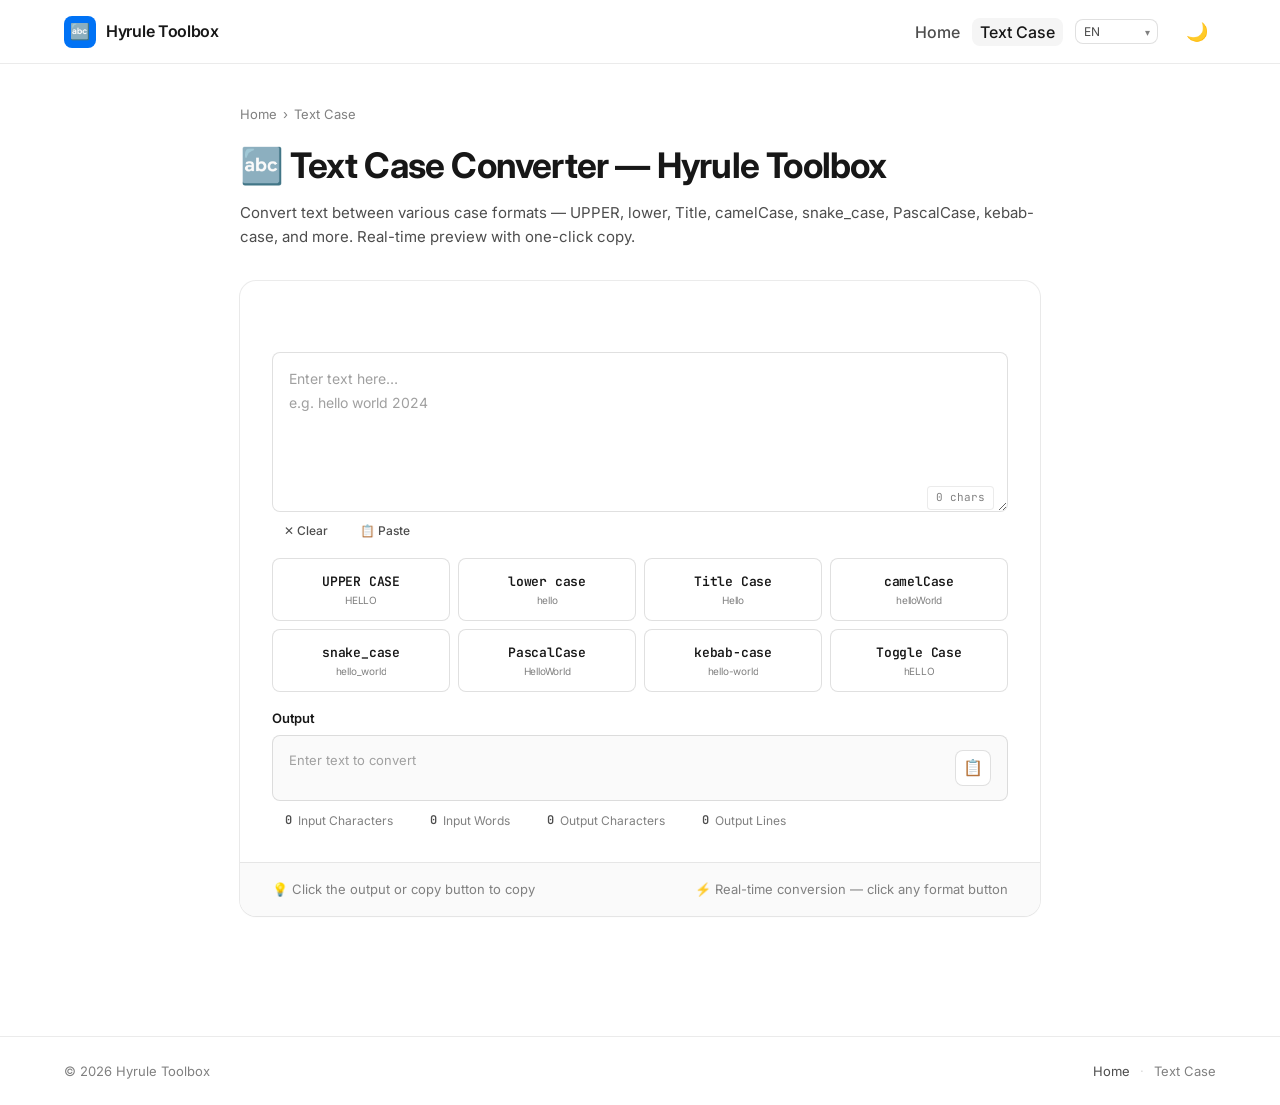
<file: text-case.html>
<!DOCTYPE html>
<html lang="en">
<head>
    <meta charset="UTF-8">
<meta property="og:title" content="Case Converter — Free Online Text Case Converter">
<meta property="og:description" content="Convert text between UPPER, lower, Title, camelCase, snake_case, PascalCase, kebab-case, and more. One-click.">
<meta name="twitter:title" content="Case Converter — Free Online Text Case Converter">
<meta name="twitter:description" content="Convert text between UPPER, lower, Title, camelCase, snake_case, PascalCase, kebab-case, and more. One-click.">
<meta name="description" content="Convert text between UPPER, lower, Title, camelCase, snake_case, PascalCase, kebab-case, and more. One-click.">
<meta property="og:type" content="website">
<meta property="og:site_name" content="Hyrule Toolbox">
<meta property="og:image" content="https://tools.zhczlx.com/og-image.svg">
<meta name="twitter:card" content="summary_large_image">
<meta name="twitter:site" content="@zhczlx">

<script async src="https://pagead2.googlesyndication.com/pagead/js/adsbygoogle.js?client=ca-pub-8130430107774403" crossorigin="anonymous"></script>
<meta name="google-adsense-account" content="ca-pub-8130430107774403">
    <meta name="viewport" content="width=device-width, initial-scale=1.0">
    <title data-i18n="title">Text Case Converter — Hyrule Toolbox</title>
    <link rel="stylesheet" href="css/tools.css">
    <style>
        /* ===== TEXT CASE CONVERTER SPECIFIC ===== */

        .case-input-area {
            position: relative;
        }

        .case-input-area textarea {
            width: 100%;
            min-height: 160px;
            padding: 14px 16px;
            padding-bottom: 36px;
            background: var(--bg-input);
            border: 1px solid var(--border-color-strong);
            border-radius: var(--radius-md);
            color: var(--text-primary);
            font-family: var(--font-mono);
            font-size: 14px;
            line-height: 1.7;
            outline: none;
            resize: vertical;
            transition: all var(--transition-fast);
        }

        .case-input-area textarea:focus {
            border-color: var(--accent);
            box-shadow: 0 0 0 3px var(--accent-light);
        }

        .case-input-area textarea::placeholder {
            color: var(--text-placeholder);
            font-family: var(--font-sans);
        }

        .case-input-area .char-badge {
            position: absolute;
            bottom: 10px;
            right: 14px;
            font-size: 11px;
            font-family: var(--font-mono);
            color: var(--text-tertiary);
            background: var(--bg-primary);
            padding: 2px 8px;
            border-radius: var(--radius-sm);
            border: 1px solid var(--border-color);
            pointer-events: none;
            transition: color var(--transition-fast);
        }

        .case-input-area .char-badge.has-text {
            color: var(--text-secondary);
        }

        /* Case buttons grid */
        .case-buttons {
            display: grid;
            grid-template-columns: repeat(4, 1fr);
            gap: 8px;
            margin: 16px 0;
        }

        @media (max-width: 600px) {
            .case-buttons {
                grid-template-columns: repeat(2, 1fr);
            }
        }

        @media (max-width: 360px) {
            .case-buttons {
                grid-template-columns: 1fr;
            }
        }

        .case-btn {
            display: flex;
            flex-direction: column;
            align-items: center;
            justify-content: center;
            gap: 4px;
            padding: 14px 10px;
            border: 1px solid var(--border-color-strong);
            border-radius: var(--radius-md);
            background: var(--bg-input);
            color: var(--text-primary);
            font-family: var(--font-mono);
            font-size: 13px;
            font-weight: 600;
            cursor: pointer;
            transition: all var(--transition-fast);
            user-select: none;
            position: relative;
            overflow: hidden;
            letter-spacing: -0.2px;
        }

        .case-btn:hover {
            border-color: var(--accent);
            background: var(--accent-light);
            color: var(--accent);
        }

        .case-btn:active {
            transform: scale(0.96);
        }

        .case-btn .case-preview {
            font-size: 10px;
            font-weight: 400;
            color: var(--text-tertiary);
            font-family: var(--font-sans);
            max-width: 100%;
            overflow: hidden;
            text-overflow: ellipsis;
            white-space: nowrap;
        }

        .case-btn:hover .case-preview {
            color: var(--accent);
            opacity: 0.7;
        }

        .case-btn.active {
            background: var(--accent);
            color: white;
            border-color: var(--accent);
            box-shadow: 0px 2px 8px rgba(59,130,246,0.3);
        }

        .case-btn.active .case-preview {
            color: rgba(255,255,255,0.7);
        }

        /* Output area */
        .output-wrap {
            position: relative;
            margin-top: 4px;
        }

        .output-display {
            display: flex;
            align-items: flex-start;
            gap: 10px;
            padding: 14px 16px;
            background: var(--bg-secondary);
            border: 1px solid var(--border-color-strong);
            border-radius: var(--radius-md);
            min-height: 56px;
            font-family: var(--font-mono);
            font-size: 14px;
            line-height: 1.6;
            word-break: break-all;
            color: var(--text-primary);
            transition: all var(--transition-fast);
        }

        .output-display .output-text {
            flex: 1;
            user-select: all;
            cursor: text;
            white-space: pre-wrap;
        }

        .output-display .output-text.placeholder {
            color: var(--text-placeholder);
            font-family: var(--font-sans);
            font-size: 13px;
        }

        .output-display .output-copy-btn {
            flex-shrink: 0;
            width: 36px;
            height: 36px;
            border-radius: var(--radius-md);
            border: 1px solid var(--border-color-strong);
            background: var(--bg-input);
            color: var(--text-secondary);
            cursor: pointer;
            display: flex;
            align-items: center;
            justify-content: center;
            font-size: 16px;
            transition: all var(--transition-fast);
        }

        .output-display .output-copy-btn:hover {
            color: var(--text-primary);
            background: var(--bg-hover);
            border-color: var(--text-tertiary);
        }

        .output-display .output-copy-btn:active {
            transform: scale(0.92);
        }

        .output-display .output-copy-btn.copied {
            background: var(--success);
            color: white;
            border-color: var(--success);
        }

        /* Character counts row */
        .char-counts {
            display: flex;
            gap: 24px;
            margin-top: 10px;
            flex-wrap: wrap;
        }

        .char-count-item {
            display: flex;
            align-items: center;
            gap: 6px;
            font-size: 12px;
            color: var(--text-tertiary);
        }

        .char-count-item .count-value {
            font-family: var(--font-mono);
            font-weight: 600;
            color: var(--text-secondary);
            min-width: 20px;
            text-align: right;
        }

        .char-count-item .count-label {
            font-weight: 400;
        }

        /* Active case indicator */
        .active-case-badge {
            display: inline-flex;
            align-items: center;
            gap: 6px;
            padding: 4px 12px;
            background: var(--accent-light);
            color: var(--accent);
            border-radius: var(--radius-full);
            font-size: 12px;
            font-weight: 500;
            margin-bottom: 12px;
            transition: all var(--transition-fast);
        }

        .active-case-badge.hidden {
            opacity: 0;
            visibility: hidden;
        }

        /* Clear / reset row */
        .tool-actions {
            display: flex;
            gap: 8px;
            margin-bottom: 4px;
        }

        .tool-actions .btn-sm {
            font-size: 12px;
            padding: 5px 12px;
        }

        /* ===== LANGUAGE SWITCHER ===== */
        .lang-switcher {
            position: relative;
            display: inline-flex;
            align-items: center;
        }

        .lang-switcher select {
            appearance: none;
            -webkit-appearance: none;
            background: var(--bg-input);
            border: 1px solid var(--border-color-strong);
            border-radius: var(--radius-md);
            color: var(--text-secondary);
            font-size: 12px;
            padding: 4px 24px 4px 8px;
            cursor: pointer;
            outline: none;
            transition: all var(--transition-fast);
            font-family: var(--font-sans);
            min-width: 64px;
        }

        .lang-switcher select:hover {
            border-color: var(--accent);
            color: var(--text-primary);
        }

        .lang-switcher::after {
            content: '▾';
            position: absolute;
            right: 8px;
            top: 50%;
            transform: translateY(-50%);
            font-size: 10px;
            color: var(--text-tertiary);
            pointer-events: none;
        }

        .header-inner {
            display: flex;
            align-items: center;
            gap: 12px;
        }

        .header-inner .header-logo {
            margin-right: auto;
        }
    </style>
<script type="application/ld+json">
{
  "@context": "https://schema.org",
  "@type": "WebApplication",
  "name": "Text Case Converter",
  "url": "https://tools.zhczlx.com/text-case.html",
  "description": "Convert text between UPPER, lower, Title, camelCase, snake_case, PascalCase, kebab-case, and more. One-click.",
  "applicationCategory": "UtilityApplication",
  "operatingSystem": "All",
  "browserRequirements": "JavaScript enabled",
  "offers": { "@type": "Offer", "price": "0" }
}
</script>
</head>
<body>

<!-- ===== TOAST ===== -->
<div class="toast" id="toast"></div>

<!-- ===== HEADER ===== -->
<header class="site-header">
    <div class="header-inner">
        <a href="/" class="header-logo">
            <span class="logo-icon">🔤</span>
            <span data-i18n="site_name">Hyrule Toolbox</span>
        </a>
        <nav class="header-nav">
            <a href="/" data-i18n="nav_home">Home</a>
            <a href="text-case.html" class="active" data-i18n="nav_text_case">Text Case</a>
        </nav>
        <div class="lang-switcher">
            <select id="langSelect" aria-label="Language">
                <option value="en">EN</option>
                <option value="zh">中文</option>
                <option value="ja">日本語</option>
                <option value="ko">한국어</option>
                <option value="fr">Français</option>
                <option value="de">Deutsch</option>
            </select>
        </div>
        <button class="theme-toggle" id="themeToggle" data-i18n-aria="theme_aria" aria-label="Toggle theme">🌙</button>
    </div>
</header>

<!-- ===== MAIN ===== -->
<main>
    <div class="container">
        <section class="tool-section">
            <!-- Breadcrumb -->
            <div class="tool-header">
                <div class="breadcrumb">
                    <a href="/" data-i18n="nav_home">Home</a>
                    <span>›</span>
                    <span data-i18n="nav_text_case">Text Case</span>
                </div>
                <h1>🔤 <span data-i18n="title">Text Case Converter</span></h1>
                <p data-i18n="description">Convert text between various case formats — UPPER, lower, Title, camelCase, snake_case, PascalCase, kebab-case, and more. Real-time preview with one-click copy.</p>
            </div>

            <!-- Tool Card -->
            <div class="tool-card-container">
                <div class="tool-body">

                    <!-- Active case badge -->
                    <div class="active-case-badge hidden" id="activeBadge">
                        <span>🔠</span>
                        <span id="activeCaseName">UPPER CASE</span>
                    </div>

                    <!-- Textarea Input -->
                    <div class="case-input-area">
                        <textarea id="inputText" data-i18n-placeholder="placeholder_input" placeholder="Enter text here…&#10;e.g. hello world 2024" spellcheck="false"></textarea>
                        <span class="char-badge" id="inputCharBadge">0 <span data-i18n="chars">chars</span></span>
                    </div>

                    <!-- Tool actions -->
                    <div class="tool-actions">
                        <button class="btn btn-sm btn-ghost" id="clearBtn" data-i18n="clear">✕ Clear</button>
                        <button class="btn btn-sm btn-ghost" id="pasteBtn" data-i18n="paste">📋 Paste</button>
                    </div>

                    <!-- Case Buttons Grid -->
                    <div class="case-buttons" id="caseButtons">
                        <button class="case-btn" data-case="upper" data-preview="HELLO WORLD">
                            <span data-i18n="case_upper">UPPER CASE</span>
                            <span class="case-preview">HELLO</span>
                        </button>
                        <button class="case-btn" data-case="lower" data-preview="hello world">
                            <span data-i18n="case_lower">lower case</span>
                            <span class="case-preview">hello</span>
                        </button>
                        <button class="case-btn" data-case="title" data-preview="Hello World">
                            <span data-i18n="case_title">Title Case</span>
                            <span class="case-preview">Hello</span>
                        </button>
                        <button class="case-btn" data-case="camel" data-preview="helloWorld">
                            <span data-i18n="case_camel">camelCase</span>
                            <span class="case-preview">helloWorld</span>
                        </button>
                        <button class="case-btn" data-case="snake" data-preview="hello_world">
                            <span data-i18n="case_snake">snake_case</span>
                            <span class="case-preview">hello_world</span>
                        </button>
                        <button class="case-btn" data-case="pascal" data-preview="HelloWorld">
                            <span data-i18n="case_pascal">PascalCase</span>
                            <span class="case-preview">HelloWorld</span>
                        </button>
                        <button class="case-btn" data-case="kebab" data-preview="hello-world">
                            <span data-i18n="case_kebab">kebab-case</span>
                            <span class="case-preview">hello-world</span>
                        </button>
                        <button class="case-btn" data-case="toggle" data-preview="hELLO wORLD">
                            <span data-i18n="case_toggle">Toggle Case</span>
                            <span class="case-preview">hELLO</span>
                        </button>
                    </div>

                    <!-- Output Display -->
                    <div class="input-group" style="margin-bottom: 0;">
                        <label data-i18n="output_label">Output</label>
                    </div>
                    <div class="output-wrap">
                        <div class="output-display" id="outputDisplay">
                            <span class="output-text placeholder" id="outputText"><span data-i18n="placeholder_output">Converted result will appear here</span></span>
                            <button class="output-copy-btn" id="copyBtn" data-i18n-aria="copy" aria-label="Copy">
                                <span>📋</span>
                            </button>
                        </div>
                    </div>

                    <!-- Character Counts -->
                    <div class="char-counts">
                        <div class="char-count-item">
                            <span class="count-value" id="inputChars">0</span>
                            <span class="count-label" data-i18n="input_chars">Input Characters</span>
                        </div>
                        <div class="char-count-item">
                            <span class="count-value" id="inputWords">0</span>
                            <span class="count-label" data-i18n="input_words">Input Words</span>
                        </div>
                        <div class="char-count-item">
                            <span class="count-value" id="outputChars">0</span>
                            <span class="count-label" data-i18n="output_chars">Output Characters</span>
                        </div>
                        <div class="char-count-item">
                            <span class="count-value" id="outputLines">0</span>
                            <span class="count-label" data-i18n="output_lines">Output Lines</span>
                        </div>
                    </div>

                </div>
                <div class="tool-footer">
                    <span class="hint" data-i18n="hint_click_copy">💡 Click the output or copy button to copy</span>
                    <span class="hint" data-i18n="hint_realtime">⚡ Real-time conversion — click any format button</span>
                </div>
            </div>
        </section>
    </div>
</main>

<!-- ===== FOOTER ===== -->
<footer class="site-footer">
    <div class="footer-inner">
        <span data-i18n="footer_text">© 2026 Hyrule Toolbox</span>
        <span>
            <a href="/" data-i18n="nav_home">Home</a>
            <span style="margin:0 6px;opacity:0.3;">·</span>
            <span data-i18n="nav_text_case">Text Case</span>
        </span>
    </div>
</footer>

<!-- ===== JAVASCRIPT ===== -->
<script>
(function () {
    'use strict';

    /* ============================================================
       I18N DICTIONARY
       ============================================================ */

    const i18n = {
        en: {
            title: 'Text Case Converter — Hyrule Toolbox',
            site_name: 'Hyrule Toolbox',
            nav_home: 'Home',
            nav_text_case: 'Text Case',
            description: 'Convert text between various case formats — UPPER, lower, Title, camelCase, snake_case, PascalCase, kebab-case, and more. Real-time preview with one-click copy.',
            case_upper: 'UPPER CASE',
            case_lower: 'lower case',
            case_title: 'Title Case',
            case_camel: 'camelCase',
            case_snake: 'snake_case',
            case_pascal: 'PascalCase',
            case_kebab: 'kebab-case',
            case_toggle: 'Toggle Case',
            input_chars: 'Input Characters',
            input_words: 'Input Words',
            output_chars: 'Output Characters',
            output_lines: 'Output Lines',
            chars: 'chars',
            clear: '✕ Clear',
            paste: '📋 Paste',
            copy: 'Copy',
            output_label: 'Output',
            placeholder_input: 'Enter text here…\ne.g. hello world 2024',
            placeholder_output: 'Converted result will appear here',
            placeholder_no_input: 'Enter text to convert',
            placeholder_click_format: 'Click a format button above',
            hint_click_copy: '💡 Click the output or copy button to copy',
            hint_realtime: '⚡ Real-time conversion — click any format button',
            theme_aria: 'Toggle theme',
            toast_copied: 'Copied to clipboard',
            toast_nothing_copy: 'Nothing to copy',
            toast_copy_failed: 'Copy failed',
            toast_paste_failed: 'Cannot read clipboard, please paste manually',
            footer_text: '© 2026 Hyrule Toolbox',
        },
        zh: {
            title: '大小写转换 — 海拉鲁工具箱',
            site_name: '海拉鲁工具箱',
            nav_home: '首页',
            nav_text_case: '大小写转换',
            description: '将文本快速转换为各种大小写格式 — 大写、小写、标题、驼峰、蛇形、帕斯卡、连字符等，实时预览并一键复制。',
            case_upper: '全部大写',
            case_lower: '全部小写',
            case_title: '首字母大写',
            case_camel: '驼峰式',
            case_snake: '蛇形式',
            case_pascal: '帕斯卡式',
            case_kebab: '连字符式',
            case_toggle: '反转大小写',
            input_chars: '输入字符',
            input_words: '输入单词',
            output_chars: '输出字符',
            output_lines: '输出行数',
            chars: '字符',
            clear: '✕ 清空',
            paste: '📋 粘贴',
            copy: '复制',
            output_label: '输出结果',
            placeholder_input: '在此输入文本…\n例如: hello world 2024',
            placeholder_output: '转换后的结果将显示在这里',
            placeholder_no_input: '输入文本以开始转换',
            placeholder_click_format: '请点击上方的一个格式按钮',
            hint_click_copy: '💡 点击输出结果或复制按钮一键复制',
            hint_realtime: '⚡ 实时转换，点击任意格式按钮即可',
            theme_aria: '切换主题',
            toast_copied: '已复制到剪贴板',
            toast_nothing_copy: '没有可复制的内容',
            toast_copy_failed: '复制失败',
            toast_paste_failed: '无法读取剪贴板，请手动粘贴',
            footer_text: '© 2026 海拉鲁工具箱',
        },
        ja: {
            title: 'テキストケース変換 — ハイラルツールボックス',
            site_name: 'ハイラルツールボックス',
            nav_home: 'ホーム',
            nav_text_case: 'テキストケース',
            description: 'テキストをさまざまなケース形式（大文字、小文字、タイトルケース、キャメルケース、スネークケースなど）に変換。リアルタイムプレビューでワンクリックコピー。',
            case_upper: '大文字',
            case_lower: '小文字',
            case_title: 'タイトルケース',
            case_camel: 'キャメルケース',
            case_snake: 'スネークケース',
            case_pascal: 'パスカルケース',
            case_kebab: 'ケバブケース',
            case_toggle: '反転',
            input_chars: '入力文字数',
            input_words: '入力単語数',
            output_chars: '出力文字数',
            output_lines: '出力行数',
            chars: '文字',
            clear: '✕ クリア',
            paste: '📋 貼り付け',
            copy: 'コピー',
            output_label: '出力結果',
            placeholder_input: 'ここにテキストを入力…\n例: hello world 2024',
            placeholder_output: '変換結果がここに表示されます',
            placeholder_no_input: 'テキストを入力してください',
            placeholder_click_format: '上のフォーマットボタンをクリック',
            hint_click_copy: '💡 出力またはコピーボタンをクリックしてコピー',
            hint_realtime: '⚡ リアルタイム変換 — 任意のフォーマットボタンをクリック',
            theme_aria: 'テーマ切替',
            toast_copied: 'クリップボードにコピーしました',
            toast_nothing_copy: 'コピーする内容がありません',
            toast_copy_failed: 'コピーに失敗しました',
            toast_paste_failed: 'クリップボードが読めません。手動で貼り付けてください',
            footer_text: '© 2026 ハイラルツールボックス',
        },
        ko: {
            title: '텍스트 대소문자 변환 — 하이랄 툴박스',
            site_name: '하이랄 툴박스',
            nav_home: '홈',
            nav_text_case: '대소문자 변환',
            description: '텍스트를 다양한 대소문자 형식(대문자, 소문자, 제목, 카멜, 스네이크, 파스칼, 케밥 등)으로 변환합니다. 실시간 미리보기 및 원클릭 복사.',
            case_upper: '대문자',
            case_lower: '소문자',
            case_title: '제목 형식',
            case_camel: '카멜케이스',
            case_snake: '스네이크케이스',
            case_pascal: '파스칼케이스',
            case_kebab: '케밥케이스',
            case_toggle: '대소문자 반전',
            input_chars: '입력 문자',
            input_words: '입력 단어',
            output_chars: '출력 문자',
            output_lines: '출력 줄',
            chars: '문자',
            clear: '✕ 지우기',
            paste: '📋 붙여넣기',
            copy: '복사',
            output_label: '출력 결과',
            placeholder_input: '여기에 텍스트 입력…\n예: hello world 2024',
            placeholder_output: '변환 결과가 여기에 표시됩니다',
            placeholder_no_input: '변환할 텍스트를 입력하세요',
            placeholder_click_format: '위의 형식 버튼을 클릭하세요',
            hint_click_copy: '💡 출력 또는 복사 버튼을 클릭하여 복사',
            hint_realtime: '⚡ 실시간 변환 — 형식 버튼을 클릭하세요',
            theme_aria: '테마 전환',
            toast_copied: '클립보드에 복사되었습니다',
            toast_nothing_copy: '복사할 내용이 없습니다',
            toast_copy_failed: '복사 실패',
            toast_paste_failed: '클립보드를 읽을 수 없습니다. 직접 붙여넣기 해주세요',
            footer_text: '© 2026 하이랄 툴박스',
        },
        fr: {
            title: 'Convertisseur de Casse — Hyrule Toolbox',
            site_name: 'Hyrule Toolbox',
            nav_home: 'Accueil',
            nav_text_case: 'Convertisseur',
            description: 'Convertissez du texte entre différents formats de casse — MAJUSCULES, minuscules, Titre, camelCase, snake_case, PascalCase, kebab-case, etc. Aperçu en temps réel avec copie en un clic.',
            case_upper: 'MAJUSCULES',
            case_lower: 'minuscules',
            case_title: 'Titre',
            case_camel: 'camelCase',
            case_snake: 'snake_case',
            case_pascal: 'PascalCase',
            case_kebab: 'kebab-case',
            case_toggle: 'Inverser',
            input_chars: 'Caractères saisis',
            input_words: 'Mots saisis',
            output_chars: 'Caractères sortie',
            output_lines: 'Lignes sortie',
            chars: 'car.',
            clear: '✕ Effacer',
            paste: '📋 Coller',
            copy: 'Copier',
            output_label: 'Résultat',
            placeholder_input: 'Saisissez du texte ici…\nex. : hello world 2024',
            placeholder_output: 'Le résultat converti apparaîtra ici',
            placeholder_no_input: 'Saisissez du texte à convertir',
            placeholder_click_format: 'Cliquez sur un bouton de format ci-dessus',
            hint_click_copy: '💡 Cliquez sur le résultat ou le bouton copier',
            hint_realtime: '⚡ Conversion en temps réel — cliquez sur un format',
            theme_aria: 'Changer le thème',
            toast_copied: 'Copié dans le presse-papiers',
            toast_nothing_copy: 'Rien à copier',
            toast_copy_failed: 'Échec de la copie',
            toast_paste_failed: 'Impossible de lire le presse-papiers, collez manuellement',
            footer_text: '© 2026 Hyrule Toolbox',
        },
        de: {
            title: 'Text Groß-/Kleinschreibung — Hyrule Toolbox',
            site_name: 'Hyrule Toolbox',
            nav_home: 'Start',
            nav_text_case: 'Textumwandlung',
            description: 'Konvertieren Sie Text zwischen verschiedenen Schreibweisen — GROSSBUCHSTABEN, klein, Titel, camelCase, snake_case, PascalCase, kebab-case u.v.m. Echtzeit-Vorschau mit Ein-Klick-Kopie.',
            case_upper: 'GROSSBUCHSTABEN',
            case_lower: 'kleinbuchstaben',
            case_title: 'Titel',
            case_camel: 'camelCase',
            case_snake: 'snake_case',
            case_pascal: 'PascalCase',
            case_kebab: 'kebab-case',
            case_toggle: 'Umkehren',
            input_chars: 'Eingabezeichen',
            input_words: 'Eingabewörter',
            output_chars: 'Ausgabezeichen',
            output_lines: 'Ausgabezeilen',
            chars: 'Zeichen',
            clear: '✕ Löschen',
            paste: '📋 Einfügen',
            copy: 'Kopieren',
            output_label: 'Ausgabe',
            placeholder_input: 'Text hier eingeben…\nz.B. hello world 2024',
            placeholder_output: 'Das konvertierte Ergebnis erscheint hier',
            placeholder_no_input: 'Text zum Konvertieren eingeben',
            placeholder_click_format: 'Klicken Sie oben auf eine Format-Schaltfläche',
            hint_click_copy: '💡 Klicken Sie auf das Ergebnis oder den Kopier-Button',
            hint_realtime: '⚡ Echtzeit-Konvertierung — klicken Sie auf ein Format',
            theme_aria: 'Theme wechseln',
            toast_copied: 'In die Zwischenablage kopiert',
            toast_nothing_copy: 'Nichts zu kopieren',
            toast_copy_failed: 'Kopieren fehlgeschlagen',
            toast_paste_failed: 'Zwischenablage kann nicht gelesen werden, bitte manuell einfügen',
            footer_text: '© 2026 Hyrule Toolbox',
        },
    };

    /* ============================================================
       DOM REFS
       ============================================================ */

    const inputText = document.getElementById('inputText');
    const outputText = document.getElementById('outputText');
    const copyBtn = document.getElementById('copyBtn');
    const caseButtons = document.querySelectorAll('.case-btn');
    const activeBadge = document.getElementById('activeBadge');
    const activeCaseName = document.getElementById('activeCaseName');
    const inputCharBadge = document.getElementById('inputCharBadge');
    const inputChars = document.getElementById('inputChars');
    const inputWords = document.getElementById('inputWords');
    const outputChars = document.getElementById('outputChars');
    const outputLines = document.getElementById('outputLines');
    const clearBtn = document.getElementById('clearBtn');
    const pasteBtn = document.getElementById('pasteBtn');
    const toastEl = document.getElementById('toast');
    const langSelect = document.getElementById('langSelect');

    let toastTimer = null;
    let currentCase = null;
    let currentLang = 'en';

    /* ============================================================
       CASE CONVERSION FUNCTIONS
       ============================================================ */

    function toUpper(str) {
        return str.toUpperCase();
    }

    function toLower(str) {
        return str.toLowerCase();
    }

    function toTitle(str) {
        return str.replace(/\w\S*/g, function (word) {
            return word.charAt(0).toUpperCase() + word.slice(1).toLowerCase();
        });
    }

    function toCamelCase(str) {
        const cleaned = str.replace(/[^a-zA-Z0-9]+/g, ' ').trim();
        if (!cleaned) return '';
        const words = cleaned.split(/\s+/);
        return words[0].toLowerCase() + words.slice(1).map(function (w) {
            return w.charAt(0).toUpperCase() + w.slice(1).toLowerCase();
        }).join('');
    }

    function toSnakeCase(str) {
        return str
            .replace(/([A-Z])/g, ' $1')
            .replace(/[^a-zA-Z0-9]+/g, ' ')
            .trim()
            .split(/\s+/)
            .join('_')
            .toLowerCase();
    }

    function toPascalCase(str) {
        const cleaned = str.replace(/[^a-zA-Z0-9]+/g, ' ').trim();
        if (!cleaned) return '';
        return cleaned.split(/\s+/).map(function (w) {
            return w.charAt(0).toUpperCase() + w.slice(1).toLowerCase();
        }).join('');
    }

    function toKebabCase(str) {
        return str
            .replace(/([A-Z])/g, ' $1')
            .replace(/[^a-zA-Z0-9]+/g, ' ')
            .trim()
            .split(/\s+/)
            .join('-')
            .toLowerCase();
    }

    function toToggleCase(str) {
        return str.split('').map(function (ch) {
            if (ch === ch.toUpperCase()) {
                return ch.toLowerCase();
            } else if (ch === ch.toLowerCase()) {
                return ch.toUpperCase();
            }
            return ch;
        }).join('');
    }

    const converterMap = {
        upper: { fn: toUpper, i18nKey: 'case_upper' },
        lower: { fn: toLower, i18nKey: 'case_lower' },
        title: { fn: toTitle, i18nKey: 'case_title' },
        camel: { fn: toCamelCase, i18nKey: 'case_camel' },
        snake: { fn: toSnakeCase, i18nKey: 'case_snake' },
        pascal: { fn: toPascalCase, i18nKey: 'case_pascal' },
        kebab: { fn: toKebabCase, i18nKey: 'case_kebab' },
        toggle: { fn: toToggleCase, i18nKey: 'case_toggle' },
    };

    /* ============================================================
       I18N ENGINE
       ============================================================ */

    function getTranslation(lang, key) {
        const dict = i18n[lang] || i18n.en;
        return dict[key] !== undefined ? dict[key] : (i18n.en[key] || key);
    }

    function applyLanguage(lang) {
        currentLang = lang;

        // Update document lang attribute
        document.documentElement.lang = lang;

        // Update all data-i18n elements (text content)
        document.querySelectorAll('[data-i18n]').forEach(function (el) {
            const key = el.getAttribute('data-i18n');
            el.textContent = getTranslation(lang, key);
        });

        // Update all data-i18n-placeholder elements
        document.querySelectorAll('[data-i18n-placeholder]').forEach(function (el) {
            const key = el.getAttribute('data-i18n-placeholder');
            el.placeholder = getTranslation(lang, key);
        });

        // Update all data-i18n-aria elements
        document.querySelectorAll('[data-i18n-aria]').forEach(function (el) {
            const key = el.getAttribute('data-i18n-aria');
            const val = getTranslation(lang, key);
            el.setAttribute('aria-label', val);
            if (el.id === 'themeToggle') {
                el.title = val;
            }
        });

        // Update document title (separate element)
        const titleEl = document.querySelector('title');
        if (titleEl) {
            const key = titleEl.getAttribute('data-i18n');
            if (key) {
                titleEl.textContent = getTranslation(lang, key);
            }
        }

        // Update active case badge name if there's an active case
        if (currentCase && converterMap[currentCase]) {
            activeCaseName.textContent = getTranslation(lang, converterMap[currentCase].i18nKey);
        }

        // Update char badge text (preserve count number)
        updateCharBadgeLabel(lang);

        // Re-run conversion to refresh any dynamic i18n content
        convertAndDisplay();
    }

    function updateCharBadgeLabel(lang) {
        const count = inputChars.textContent || '0';
        const label = getTranslation(lang, 'chars');
        inputCharBadge.textContent = count + ' ' + label;
    }

    /* ============================================================
       CONVERT & UPDATE
       ============================================================ */

    function updateCounts(input, output) {
        const inStr = input || '';
        const outStr = output || '';

        // Input char badge
        const inLen = inStr.length;
        const label = getTranslation(currentLang, 'chars');
        inputCharBadge.textContent = inLen + ' ' + label;
        inputCharBadge.classList.toggle('has-text', inLen > 0);

        // Detailed counts
        inputChars.textContent = inLen;
        inputWords.textContent = inStr.trim() ? inStr.trim().split(/\s+/).length : 0;

        outputChars.textContent = outStr.length;
        outputLines.textContent = outStr ? outStr.split('\n').length : 0;
    }

    function convertAndDisplay() {
        const input = inputText.value;

        if (!input) {
            outputText.textContent = '';
            outputText.classList.add('placeholder');
            outputText.textContent = getTranslation(currentLang, 'placeholder_no_input');
            activeBadge.classList.add('hidden');
            copyBtn.querySelector('span').textContent = '📋';
            copyBtn.classList.remove('copied');
            updateCounts(input, '');
            return;
        }

        if (!currentCase) {
            outputText.textContent = '';
            outputText.classList.add('placeholder');
            outputText.textContent = getTranslation(currentLang, 'placeholder_click_format');
            activeBadge.classList.add('hidden');
            updateCounts(input, '');
            return;
        }

        const converter = converterMap[currentCase];
        if (!converter) return;

        const result = converter.fn(input);

        outputText.textContent = result;
        outputText.classList.remove('placeholder');
        activeCaseName.textContent = getTranslation(currentLang, converter.i18nKey);
        activeBadge.classList.remove('hidden');
        copyBtn.querySelector('span').textContent = '📋';
        copyBtn.classList.remove('copied');

        updateCounts(input, result);
    }

    /* ============================================================
       EVENT HANDLERS
       ============================================================ */

    // Input text changes
    inputText.addEventListener('input', convertAndDisplay);

    // Case button clicks
    caseButtons.forEach(function (btn) {
        btn.addEventListener('click', function () {
            const caseType = btn.dataset.case;

            // Toggle off if already active
            if (currentCase === caseType) {
                currentCase = null;
                btn.classList.remove('active');
            } else {
                // Deactivate all
                caseButtons.forEach(function (b) { b.classList.remove('active'); });
                currentCase = caseType;
                btn.classList.add('active');
            }

            convertAndDisplay();
        });
    });

    // Copy output
    copyBtn.addEventListener('click', function () {
        const text = outputText.textContent;
        if (!text || outputText.classList.contains('placeholder')) {
            showToast(getTranslation(currentLang, 'toast_nothing_copy'));
            return;
        }

        if (navigator.clipboard && navigator.clipboard.writeText) {
            navigator.clipboard.writeText(text).then(function () {
                copyBtn.querySelector('span').textContent = '✓';
                copyBtn.classList.add('copied');
                showToast(getTranslation(currentLang, 'toast_copied'));
                setTimeout(function () {
                    copyBtn.querySelector('span').textContent = '📋';
                    copyBtn.classList.remove('copied');
                }, 1500);
            }).catch(function () {
                fallbackCopy(text);
            });
        } else {
            fallbackCopy(text);
        }
    });

    // Click on output text to copy
    outputText.addEventListener('click', function () {
        if (!outputText.classList.contains('placeholder')) {
            copyBtn.click();
        }
    });

    // Clear button
    clearBtn.addEventListener('click', function () {
        inputText.value = '';
        currentCase = null;
        caseButtons.forEach(function (b) { b.classList.remove('active'); });
        convertAndDisplay();
        inputText.focus();
    });

    // Paste button
    pasteBtn.addEventListener('click', function () {
        if (navigator.clipboard && navigator.clipboard.readText) {
            navigator.clipboard.readText().then(function (text) {
                inputText.value = text;
                convertAndDisplay();
            }).catch(function () {
                showToast(getTranslation(currentLang, 'toast_paste_failed'));
            });
        } else {
            inputText.focus();
            document.execCommand('paste');
            // Small delay for paste to complete
            setTimeout(convertAndDisplay, 50);
        }
    });

    // Keyboard shortcut: Ctrl+Enter to copy
    inputText.addEventListener('keydown', function (e) {
        if ((e.ctrlKey || e.metaKey) && e.key === 'Enter') {
            e.preventDefault();
            copyBtn.click();
        }
    });

    // Language switcher
    langSelect.addEventListener('change', function () {
        const lang = this.value;
        applyLanguage(lang);
        localStorage.setItem('preferred_lang', lang);
    });

    /* ============================================================
       FALLBACK COPY
       ============================================================ */

    function fallbackCopy(text) {
        const ta = document.createElement('textarea');
        ta.value = text;
        ta.style.position = 'fixed';
        ta.style.left = '-9999px';
        ta.style.top = '-9999px';
        document.body.appendChild(ta);
        ta.focus();
        ta.select();
        try {
            const success = document.execCommand('copy');
            if (success) {
                copyBtn.querySelector('span').textContent = '✓';
                copyBtn.classList.add('copied');
                showToast(getTranslation(currentLang, 'toast_copied'));
                setTimeout(function () {
                    copyBtn.querySelector('span').textContent = '📋';
                    copyBtn.classList.remove('copied');
                }, 1500);
            } else {
                showToast(getTranslation(currentLang, 'toast_copy_failed'));
            }
        } catch (e) {
            showToast(getTranslation(currentLang, 'toast_copy_failed'));
        }
        document.body.removeChild(ta);
    }

    /* ============================================================
       TOAST
       ============================================================ */

    function showToast(message) {
        toastEl.textContent = message;
        toastEl.classList.add('show');
        clearTimeout(toastTimer);
        toastTimer = setTimeout(function () {
            toastEl.classList.remove('show');
        }, 2000);
    }

    /* ============================================================
       THEME TOGGLE (dark mode)
       ============================================================ */

    const themeToggle = document.getElementById('themeToggle');

    function getPreferredTheme() {
        return window.matchMedia('(prefers-color-scheme: dark)').matches ? 'dark' : 'light';
    }

    function applyTheme(theme) {
        document.documentElement.setAttribute('data-theme', theme);
        themeToggle.textContent = theme === 'dark' ? '☀️' : '🌙';
        localStorage.setItem('theme', theme);
    }

    // On load: check stored or system preference
    const storedTheme = localStorage.getItem('theme');
    if (storedTheme) {
        applyTheme(storedTheme);
    } else {
        applyTheme(getPreferredTheme());
    }

    themeToggle.addEventListener('click', function () {
        const current = localStorage.getItem('theme') || getPreferredTheme();
        applyTheme(current === 'dark' ? 'light' : 'dark');
    });

    // Listen for system theme changes (if no stored preference)
    window.matchMedia('(prefers-color-scheme: dark)').addEventListener('change', function (e) {
        if (!localStorage.getItem('theme')) {
            applyTheme(e.matches ? 'dark' : 'light');
        }
    });

    /* ============================================================
       I18N INIT
       ============================================================ */

    // Restore saved language preference, default to 'en'
    const savedLang = localStorage.getItem('preferred_lang') || 'en';
    langSelect.value = savedLang;
    applyLanguage(savedLang);

    /* ============================================================
       INIT
       ============================================================ */

    // Show initial placeholder
    convertAndDisplay();

})();
</script>

</body>
</html>
</file>
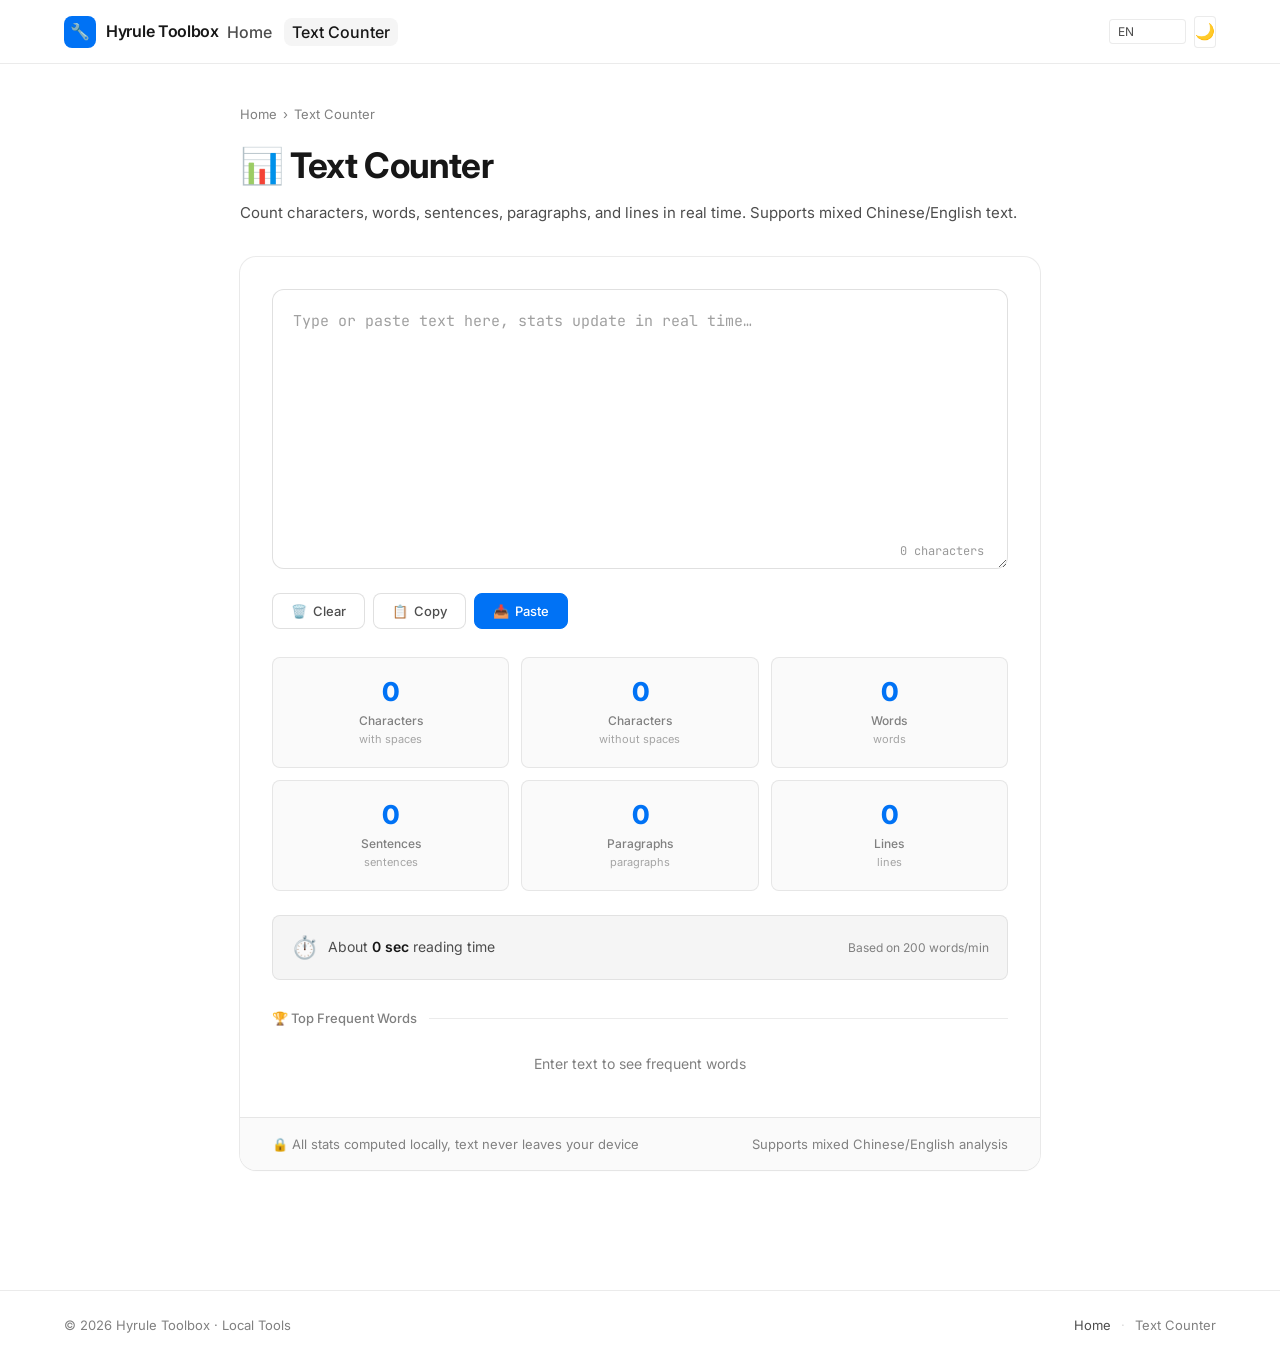
<file: text-counter.html>
<!DOCTYPE html>
<html lang="en">
<head>
    <meta charset="UTF-8">
<meta property="og:title" content="Text Counter — Free Online Character & Word Counter">
<meta property="og:description" content="Real-time character, word, sentence, paragraph, and line count. Reading time estimation. Supports Chinese and English.">
<meta name="twitter:title" content="Text Counter — Free Online Character & Word Counter">
<meta name="twitter:description" content="Real-time character, word, sentence, paragraph, and line count. Reading time estimation. Supports Chinese and English.">
<meta name="description" content="Real-time character, word, sentence, paragraph, and line count. Reading time estimation. Supports Chinese and English.">
<meta property="og:type" content="website">
<meta property="og:site_name" content="Hyrule Toolbox">
<meta property="og:image" content="https://tools.zhczlx.com/og-image.svg">
<meta name="twitter:card" content="summary_large_image">
<meta name="twitter:site" content="@zhczlx">

<script async src="https://pagead2.googlesyndication.com/pagead/js/adsbygoogle.js?client=ca-pub-8130430107774403" crossorigin="anonymous"></script>
<meta name="google-adsense-account" content="ca-pub-8130430107774403">
    <meta name="viewport" content="width=device-width, initial-scale=1.0">
    <title>Text Counter — Hyrule Toolbox</title>
    <link rel="stylesheet" href="css/tools.css">
    <style>
        /* ===== TEXT COUNTER SPECIFIC ===== */

        /* Large textarea */
        .counter-textarea {
            width: 100%;
            min-height: 280px;
            max-height: 600px;
            padding: 18px 20px;
            background: var(--bg-input);
            border: 1px solid var(--border-color-strong);
            border-radius: var(--radius-lg);
            color: var(--text-primary);
            font-family: var(--font-mono);
            font-size: 15px;
            line-height: 1.8;
            outline: none;
            resize: vertical;
            transition: all var(--transition-fast);
        }
        .counter-textarea:focus {
            border-color: var(--accent);
            box-shadow: 0 0 0 3px var(--accent-light);
        }
        .counter-textarea::placeholder {
            color: var(--text-placeholder);
        }

        /* Textarea wrapper with char count overlay */
        .textarea-wrap {
            position: relative;
            margin-bottom: 4px;
        }
        .textarea-wrap .char-count {
            position: absolute;
            bottom: 14px;
            right: 16px;
            font-size: 12px;
            color: var(--text-tertiary);
            font-family: var(--font-mono);
            background: var(--bg-input);
            padding: 2px 8px;
            border-radius: var(--radius-sm);
            pointer-events: none;
            opacity: 0.8;
        }

        /* Stats grid */
        .stats-grid {
            display: grid;
            grid-template-columns: repeat(3, 1fr);
            gap: 12px;
            margin-bottom: 24px;
        }
        .stat-card {
            padding: 18px 14px;
            background: var(--bg-secondary);
            border: 1px solid var(--border-color);
            border-radius: var(--radius-md);
            text-align: center;
            transition: all var(--transition-fast);
        }
        .stat-card .stat-value {
            font-size: 26px;
            font-weight: 800;
            letter-spacing: -1.2px;
            color: var(--accent);
            line-height: 1.2;
            transition: color var(--transition-fast);
        }
        .stat-card .stat-label {
            font-size: 12px;
            color: var(--text-tertiary);
            font-weight: 500;
            margin-top: 4px;
        }
        .stat-card .stat-sub {
            font-size: 11px;
            color: var(--text-tertiary);
            opacity: 0.7;
            margin-top: 1px;
        }

        /* Reading time row */
        .reading-time {
            display: flex;
            align-items: center;
            gap: 10px;
            padding: 14px 18px;
            background: var(--bg-tertiary);
            border: 1px solid var(--border-color);
            border-radius: var(--radius-md);
            margin-bottom: 24px;
        }
        .reading-time .rt-icon {
            font-size: 22px;
            flex-shrink: 0;
        }
        .reading-time .rt-text {
            font-size: 14px;
            color: var(--text-secondary);
        }
        .reading-time .rt-text strong {
            color: var(--text-primary);
            font-weight: 600;
        }
        .reading-time .rt-detail {
            font-size: 12px;
            color: var(--text-tertiary);
            margin-left: auto;
            flex-shrink: 0;
        }

        /* Action buttons */
        .action-bar {
            display: flex;
            flex-wrap: wrap;
            gap: 8px;
            margin-bottom: 28px;
        }
        .action-bar .btn-action {
            display: inline-flex;
            align-items: center;
            gap: 6px;
            padding: 9px 18px;
            border: 1px solid var(--border-color-strong);
            border-radius: var(--radius-md);
            background: var(--bg-card);
            color: var(--text-secondary);
            font-family: var(--font-sans);
            font-size: 13px;
            font-weight: 500;
            cursor: pointer;
            transition: all var(--transition-fast);
        }
        .action-bar .btn-action:hover {
            color: var(--text-primary);
            background: var(--bg-hover);
            border-color: var(--text-tertiary);
        }
        .action-bar .btn-action:active {
            transform: scale(0.97);
        }
        .action-bar .btn-action.btn-danger:hover {
            color: var(--error);
            border-color: var(--error);
            background: rgba(239, 68, 68, 0.06);
        }
        .action-bar .btn-action.btn-primary {
            background: var(--accent);
            color: white;
            border-color: var(--accent);
        }
        .action-bar .btn-action.btn-primary:hover {
            background: var(--accent-hover);
            border-color: var(--accent-hover);
        }

        /* Section divider */
        .section-divider {
            display: flex;
            align-items: center;
            gap: 12px;
            margin: 28px 0 16px;
            color: var(--text-tertiary);
            font-size: 13px;
            font-weight: 500;
        }
        .section-divider::after {
            content: '';
            flex: 1;
            height: 1px;
            background: var(--border-color);
        }

        /* Word frequency */
        .freq-list {
            display: flex;
            flex-wrap: wrap;
            gap: 8px;
            min-height: 40px;
        }
        .freq-tag {
            display: inline-flex;
            align-items: center;
            gap: 6px;
            padding: 6px 14px;
            background: var(--bg-secondary);
            border: 1px solid var(--border-color);
            border-radius: var(--radius-full);
            font-size: 13px;
            color: var(--text-primary);
            transition: all var(--transition-fast);
            animation: fadeIn 0.3s ease both;
        }
        .freq-tag .freq-count {
            display: inline-flex;
            align-items: center;
            justify-content: center;
            min-width: 20px;
            height: 20px;
            padding: 0 6px;
            background: var(--accent-light);
            color: var(--accent);
            border-radius: var(--radius-full);
            font-size: 11px;
            font-weight: 600;
            font-family: var(--font-mono);
        }
        .freq-empty {
            color: var(--text-tertiary);
            font-size: 14px;
            padding: 8px 0;
            width: 100%;
            text-align: center;
        }

        /* Responsive */
        @media (max-width: 768px) {
            .stats-grid {
                grid-template-columns: repeat(2, 1fr);
            }
            .stat-card .stat-value {
                font-size: 22px;
            }
            .reading-time {
                flex-wrap: wrap;
            }
            .reading-time .rt-detail {
                margin-left: 0;
                width: 100%;
            }
        }

        @media (max-width: 480px) {
            .stats-grid {
                grid-template-columns: repeat(2, 1fr);
                gap: 8px;
            }
            .stat-card {
                padding: 14px 10px;
            }
            .stat-card .stat-value {
                font-size: 20px;
            }
            .counter-textarea {
                min-height: 200px;
                padding: 14px 16px;
                font-size: 14px;
            }
            .action-bar {
                gap: 6px;
            }
            .action-bar .btn-action {
                padding: 8px 14px;
                font-size: 12px;
            }
            .freq-tag {
                font-size: 12px;
                padding: 5px 12px;
            }
        }

        @media (max-width: 380px) {
            .stats-grid {
                grid-template-columns: 1fr 1fr;
            }
        }

        /* Animation for stat changes */
        .stat-card.flash .stat-value {
            animation: stat-pulse 0.3s ease;
        }
        @keyframes stat-pulse {
            0% { transform: scale(1); }
            50% { transform: scale(1.1); }
            100% { transform: scale(1); }
        }

        /* Header actions */
        .header-actions {
            display: flex;
            align-items: center;
            gap: 8px;
            margin-left: auto;
        }
        .lang-select {
            padding: 4px 8px;
            border: 1px solid var(--border-color);
            border-radius: var(--radius-sm);
            background: var(--bg-card);
            color: var(--text-secondary);
            font-family: var(--font-sans);
            font-size: 12px;
            cursor: pointer;
            outline: none;
            transition: border-color var(--transition-fast);
        }
        .lang-select:hover,
        .lang-select:focus {
            border-color: var(--accent);
        }
        .btn-icon {
            display: inline-flex;
            align-items: center;
            justify-content: center;
            width: 32px;
            height: 32px;
            padding: 0;
            border: 1px solid var(--border-color);
            border-radius: var(--radius-sm);
            background: var(--bg-card);
            color: var(--text-secondary);
            font-size: 16px;
            cursor: pointer;
            transition: all var(--transition-fast);
        }
        .btn-icon:hover {
            background: var(--bg-hover);
            border-color: var(--text-tertiary);
        }
    </style>
<script type="application/ld+json">
{
  "@context": "https://schema.org",
  "@type": "WebApplication",
  "name": "Text Counter",
  "url": "https://tools.zhczlx.com/text-counter.html",
  "description": "Real-time character, word, sentence, paragraph, and line count. Reading time estimation. Supports Chinese and English.",
  "applicationCategory": "UtilityApplication",
  "operatingSystem": "All",
  "browserRequirements": "JavaScript enabled",
  "offers": { "@type": "Offer", "price": "0" }
}
</script>
</head>
<body>

<!-- ===== TOAST ===== -->
<div class="toast" id="toast"></div>

<!-- ===== HEADER ===== -->
<header class="site-header">
    <div class="header-inner">
        <a href="/" class="header-logo">
            <span class="logo-icon">🔧</span>
            <span id="siteName">Hyrule Toolbox</span>
        </a>
        <nav class="header-nav">
            <a href="/" id="navHome">Home</a>
            <a href="text-counter.html" class="active" id="navCounter">Text Counter</a>
        </nav>
        <div class="header-actions">
            <select id="langSwitcher" class="lang-select" aria-label="Language">
                <option value="en">EN</option>
                <option value="zh">中文</option>
                <option value="ja">日本語</option>
                <option value="ko">한국어</option>
                <option value="fr">Français</option>
                <option value="de">Deutsch</option>
            </select>
            <button id="themeToggle" class="btn-icon" title="Toggle theme">🌙</button>
        </div>
    </div>
</header>

<!-- ===== MAIN ===== -->
<main>
    <div class="container">
        <div class="tool-section">

            <!-- Breadcrumb -->
            <div class="tool-header">
                <div class="breadcrumb">
                    <a href="/" id="breadHome">Home</a>
                    <span>›</span>
                    <span id="breadCounter">Text Counter</span>
                </div>
                <h1>📊 <span id="pageTitle">Text Counter</span></h1>
                <p id="toolDesc">Count characters, words, sentences, paragraphs, and lines in real time. Supports mixed Chinese/English text.</p>
            </div>

            <!-- Tool Card -->
            <div class="tool-card-container">
                <div class="tool-body">

                    <!-- Textarea -->
                    <div class="textarea-wrap">
                        <textarea class="counter-textarea" id="textInput" placeholder="Type or paste text here, stats update in real time…" spellcheck="false"></textarea>
                        <span class="char-count" id="charCountLabel">0 characters</span>
                    </div>

                    <!-- Action Bar -->
                    <div class="action-bar">
                        <button class="btn-action btn-danger" id="clearBtn" title="Clear">🗑️ <span id="btnClear">Clear</span></button>
                        <button class="btn-action" id="copyBtn" title="Copy">📋 <span id="btnCopy">Copy</span></button>
                        <button class="btn-action btn-primary" id="pasteBtn" title="Paste">📥 <span id="btnPaste">Paste</span></button>
                    </div>

                    <!-- Stats Grid -->
                    <div class="stats-grid" id="statsGrid">
                        <div class="stat-card">
                            <div class="stat-value" id="statChars">0</div>
                            <div class="stat-label" id="labelChars">Characters</div>
                            <div class="stat-sub" id="labelCharsWith">with spaces</div>
                        </div>
                        <div class="stat-card">
                            <div class="stat-value" id="statCharsNoSpace">0</div>
                            <div class="stat-label" id="labelCharsNoSpace">Characters</div>
                            <div class="stat-sub" id="labelCharsWithout">without spaces</div>
                        </div>
                        <div class="stat-card">
                            <div class="stat-value" id="statWords">0</div>
                            <div class="stat-label" id="labelWords">Words</div>
                            <div class="stat-sub" id="labelWordsSub">words</div>
                        </div>
                        <div class="stat-card">
                            <div class="stat-value" id="statSentences">0</div>
                            <div class="stat-label" id="labelSentences">Sentences</div>
                            <div class="stat-sub" id="labelSentencesSub">sentences</div>
                        </div>
                        <div class="stat-card">
                            <div class="stat-value" id="statParagraphs">0</div>
                            <div class="stat-label" id="labelParagraphs">Paragraphs</div>
                            <div class="stat-sub" id="labelParagraphsSub">paragraphs</div>
                        </div>
                        <div class="stat-card">
                            <div class="stat-value" id="statLines">0</div>
                            <div class="stat-label" id="labelLines">Lines</div>
                            <div class="stat-sub" id="labelLinesSub">lines</div>
                        </div>
                    </div>

                    <!-- Reading Time -->
                    <div class="reading-time" id="readingTimeBox">
                        <span class="rt-icon">⏱️</span>
                        <span class="rt-text" id="readingTimeLabel">About <strong id="readingTime">0 sec</strong> reading time</span>
                        <span class="rt-detail" id="readingDetail">Based on 200 words/min</span>
                    </div>

                    <!-- Word Frequency -->
                    <div class="section-divider"><span id="freqHeading">🏆 Top Frequent Words</span></div>
                    <div class="freq-list" id="freqList">
                        <span class="freq-empty" id="freqEmpty">Enter text to see frequent words</span>
                    </div>

                </div>

                <!-- Footer hint -->
                <div class="tool-footer">
                    <span class="hint" id="hintPrivacy">🔒 All stats computed locally, text never leaves your device</span>
                    <span class="hint" id="hintLang">Supports mixed Chinese/English analysis</span>
                </div>
            </div>

        </div>
    </div>
</main>

<!-- ===== FOOTER ===== -->
<footer class="site-footer">
    <div class="footer-inner">
        <span id="footerCopyright">© 2026 Hyrule Toolbox · Local Tools</span>
        <span>
            <a href="/" id="footerHome">Home</a>
            <span style="margin:0 6px;opacity:0.3;">·</span>
            <span id="footerCounter">Text Counter</span>
        </span>
    </div>
</footer>

<script>
// ===== I18N DICTIONARY =====
var I18N = {
    en: {
        pageTitle: 'Text Counter',
        siteName: 'Hyrule Toolbox',
        navHome: 'Home',
        navCounter: 'Text Counter',
        breadHome: 'Home',
        breadCounter: 'Text Counter',
        toolDesc: 'Count characters, words, sentences, paragraphs, and lines in real time. Supports mixed Chinese/English text.',
        labelChars: 'Characters',
        labelCharsWith: 'with spaces',
        labelCharsNoSpace: 'Characters',
        labelCharsWithout: 'without spaces',
        labelWords: 'Words',
        labelWordsSub: 'words',
        labelSentences: 'Sentences',
        labelSentencesSub: 'sentences',
        labelParagraphs: 'Paragraphs',
        labelParagraphsSub: 'paragraphs',
        labelLines: 'Lines',
        labelLinesSub: 'lines',
        readingTimeLabel: 'About {time} reading time',
        readingDetail: 'Based on {wpm} words/min',
        btnClear: 'Clear',
        btnCopy: 'Copy',
        btnPaste: 'Paste',
        freqHeading: '🏆 Top Frequent Words',
        freqEmpty: 'Enter text to see frequent words',
        hintPrivacy: '🔒 All stats computed locally, text never leaves your device',
        hintLang: 'Supports mixed Chinese/English analysis',
        footerCopyright: '© 2026 Hyrule Toolbox · Local Tools',
        footerHome: 'Home',
        footerCounter: 'Text Counter',
        placeholder: 'Type or paste text here, stats update in real time\u2026',
        charCount: '{n} characters',
        reading0: '0 sec',
        readingSec: '{n} sec',
        readingMin: '{n} min',
        readingMinSec: '{m} min {s} sec',
        readingDetail0: 'Based on 200 words/min',
        readingDetailSec: 'About {n} sec (based on 200 words/min)',
        readingDetailMin: 'About {m} min{s} (based on 200 words/min)',
        toastCleared: '\uD83D\uDDD1\uFE0F Cleared',
        toastNoContent: 'Nothing to copy',
        toastCopied: '\uD83D\uDCCB Copied to clipboard',
        toastCopyFailed: '\u274C Copy failed, please copy manually',
        toastPasted: '\uD83D\uDCE5 Pasted {n} characters',
        toastClipboardEmpty: 'Clipboard is empty',
        toastClipboardDenied: '\u274C Cannot read clipboard, use Ctrl+V',
        toastClipboardFallback: 'Use Ctrl+V to paste',
    },
    zh: {
        pageTitle: '\u5B57\u6570\u7EDF\u8BA1',
        siteName: '\u6D77\u62C9\u9C81\u5DE5\u5177\u7BB1',
        navHome: '\u9996\u9875',
        navCounter: '\u5B57\u6570\u7EDF\u8BA1',
        breadHome: '\u9996\u9875',
        breadCounter: '\u5B57\u6570\u7EDF\u8BA1',
        toolDesc: '\u5B9E\u65F6\u7EDF\u8BA1\u5B57\u7B26\u6570\u3001\u5355\u8BCD\u6570\u3001\u884C\u6570\u3001\u6BB5\u843D\u6570\uFF0C\u652F\u6301\u4E2D\u6587/\u82F1\u6587\u6DF7\u5408\u6587\u672C\u5206\u6790\u3002',
        labelChars: '\u5B57\u7B26\u6570',
        labelCharsWith: '\u542B\u7A7A\u683C',
        labelCharsNoSpace: '\u5B57\u7B26\u6570',
        labelCharsWithout: '\u4E0D\u542B\u7A7A\u683C',
        labelWords: '\u5355\u8BCD\u6570',
        labelWordsSub: '\u8BCD',
        labelSentences: '\u53E5\u5B50\u6570',
        labelSentencesSub: '\u53E5',
        labelParagraphs: '\u6BB5\u843D\u6570',
        labelParagraphsSub: '\u6BB5',
        labelLines: '\u884C\u6570',
        labelLinesSub: '\u884C',
        readingTimeLabel: '\u5927\u7EA6 {time} \u9605\u8BFB\u65F6\u95F4',
        readingDetail: '\u57FA\u4E8E {wpm} \u8BCD/\u5206\u949F',
        btnClear: '\u6E05\u7A7A',
        btnCopy: '\u590D\u5236',
        btnPaste: '\u7C98\u8D34',
        freqHeading: '\uD83C\uDFC6 \u9AD8\u9891\u8BCD\u6C47 Top 10',
        freqEmpty: '\u8F93\u5165\u6587\u672C\u540E\u5C06\u663E\u793A\u9AD8\u9891\u8BCD\u6C47',
        hintPrivacy: '\uD83D\uDD12 \u6240\u6709\u7EDF\u8BA1\u5747\u5728\u672C\u5730\u5B8C\u6210\uFF0C\u6587\u672C\u4E0D\u4F1A\u4E0A\u4F20\u5230\u670D\u52A1\u5668',
        hintLang: '\u652F\u6301\u4E2D\u82F1\u6587\u6DF7\u5408\u5206\u6790',
        footerCopyright: '\u00A9 2026 \u6D77\u62C9\u9C81\u5DE5\u5177\u7BB1 \u00B7 \u672C\u5730\u5DE5\u5177\u96C6',
        footerHome: '\u9996\u9875',
        footerCounter: '\u5B57\u6570\u7EDF\u8BA1',
        placeholder: '\u5728\u6B64\u8F93\u5165\u6216\u7C98\u8D34\u6587\u672C\uFF0C\u5B9E\u65F6\u7EDF\u8BA1\u5C06\u81EA\u52A8\u5F00\u59CB\u2026',
        charCount: '{n} \u5B57\u7B26',
        reading0: '0 \u79D2',
        readingSec: '{n} \u79D2',
        readingMin: '{n} \u5206\u949F',
        readingMinSec: '{m} \u5206 {s} \u79D2',
        readingDetail0: '\u57FA\u4E8E 200 \u8BCD/\u5206\u949F',
        readingDetailSec: '\u7EA6 {n} \u79D2\uFF08\u57FA\u4E8E 200 \u8BCD/\u5206\u949F\uFF09',
        readingDetailMin: '\u7EA6 {m} \u5206{s}\uFF08\u57FA\u4E8E 200 \u8BCD/\u5206\u949F\uFF09',
        toastCleared: '\uD83D\uDDD1\uFE0F \u5DF2\u6E05\u7A7A',
        toastNoContent: '\u6CA1\u6709\u53EF\u590D\u5236\u7684\u5185\u5BB9',
        toastCopied: '\uD83D\uDCCB \u5DF2\u590D\u5236\u5230\u526A\u8D34\u677F',
        toastCopyFailed: '\u274C \u590D\u5236\u5931\u8D25\uFF0C\u8BF7\u624B\u52A8\u590D\u5236',
        toastPasted: '\uD83D\uDCE5 \u5DF2\u7C98\u8D34 {n} \u4E2A\u5B57\u7B26',
        toastClipboardEmpty: '\u526A\u8D34\u677F\u4E3A\u7A7A',
        toastClipboardDenied: '\u274C \u65E0\u6CD5\u8BFB\u53D6\u526A\u8D34\u677F\uFF0C\u8BF7\u4F7F\u7528 Ctrl+V \u7C98\u8D34',
        toastClipboardFallback: '\u8BF7\u4F7F\u7528 Ctrl+V \u7C98\u8D34',
    },
    ja: {
        pageTitle: '\u6587\u5B57\u30AB\u30A6\u30F3\u30BF\u30FC',
        siteName: '\u30CF\u30A4\u30E9\u30EB\u30C4\u30FC\u30EB\u30DC\u30C3\u30AF\u30B9',
        navHome: '\u30DB\u30FC\u30E0',
        navCounter: '\u6587\u5B57\u30AB\u30A6\u30F3\u30BF\u30FC',
        breadHome: '\u30DB\u30FC\u30E0',
        breadCounter: '\u6587\u5B57\u30AB\u30A6\u30F3\u30BF\u30FC',
        toolDesc: '\u6587\u5B57\u6570\u3001\u5358\u8A9E\u6570\u3001\u6587\u6570\u3001\u6BB5\u843D\u6570\u3001\u884C\u6570\u3092\u30EA\u30A2\u30EB\u30BF\u30A4\u30E0\u306B\u30AB\u30A6\u30F3\u30C8\u3002\u4E2D\u6587\u30FB\u82F1\u6587\u6DF7\u5408\u30C6\u30AD\u30B9\u30C8\u306B\u5BFE\u5FDC\u3002',
        labelChars: '\u6587\u5B57\u6570',
        labelCharsWith: '\u30B9\u30DA\u30FC\u30B9\u542B\u3080',
        labelCharsNoSpace: '\u6587\u5B57\u6570',
        labelCharsWithout: '\u30B9\u30DA\u30FC\u30B9\u9664\u304F',
        labelWords: '\u5358\u8A9E\u6570',
        labelWordsSub: '\u5358\u8A9E',
        labelSentences: '\u6587\u6570',
        labelSentencesSub: '\u6587',
        labelParagraphs: '\u6BB5\u843D\u6570',
        labelParagraphsSub: '\u6BB5\u843D',
        labelLines: '\u884C\u6570',
        labelLinesSub: '\u884C',
        readingTimeLabel: '\u7D04 {time} \u306E\u8AAD\u66F8\u6642\u9593',
        readingDetail: '{wpm} \u8A9E/\u5206 \u57FA\u6E96',
        btnClear: '\u30AF\u30EA\u30A2',
        btnCopy: '\u30B3\u30D4\u30FC',
        btnPaste: '\u30DA\u30FC\u30B9\u30C8',
        freqHeading: '\uD83C\uDFC6 \u983B\u51FA\u5358\u8A9E\u30C8\u30C3\u30D7',
        freqEmpty: '\u30C6\u30AD\u30B9\u30C8\u3092\u5165\u529B\u3059\u308B\u3068\u983B\u51FA\u5358\u8A9E\u304C\u8868\u793A\u3055\u308C\u307E\u3059',
        hintPrivacy: '\uD83D\uDD12 \u3059\u3079\u3066\u306E\u7D71\u8A08\u306F\u30ED\u30FC\u30AB\u30EB\u3067\u51E6\u7406\u3055\u308C\u3001\u30C6\u30AD\u30B9\u30C8\u304C\u30B5\u30FC\u30D0\u30FC\u306B\u9001\u4FE1\u3055\u308C\u308B\u3053\u3068\u306F\u3042\u308A\u307E\u305B\u3093',
        hintLang: '\u4E2D\u6587\u30FB\u82F1\u6587\u6DF7\u5408\u5206\u6790\u306B\u5BFE\u5FDC',
        footerCopyright: '\u00A9 2026 \u30CF\u30A4\u30E9\u30EB\u30C4\u30FC\u30EB\u30DC\u30C3\u30AF\u30B9 \u00B7 \u30ED\u30FC\u30AB\u30EB\u30C4\u30FC\u30EB',
        footerHome: '\u30DB\u30FC\u30E0',
        footerCounter: '\u6587\u5B57\u30AB\u30A6\u30F3\u30BF\u30FC',
        placeholder: '\u3053\u3053\u306B\u30C6\u30AD\u30B9\u30C8\u3092\u5165\u529B\u307E\u305F\u306F\u8CBC\u308A\u4ED8\u3051\u3001\u30EA\u30A2\u30EB\u30BF\u30A4\u30E0\u3067\u7D71\u8A08\u304C\u66F4\u65B0\u3055\u308C\u307E\u3059\u2026',
        charCount: '{n} \u6587\u5B57',
        reading0: '0 \u79D2',
        readingSec: '{n} \u79D2',
        readingMin: '{n} \u5206',
        readingMinSec: '{m} \u5206 {s} \u79D2',
        readingDetail0: '200 \u8A9E/\u5206 \u57FA\u6E96',
        readingDetailSec: '\u7D04 {n} \u79D2\uFF08200 \u8A9E/\u5206 \u57FA\u6E96\uFF09',
        readingDetailMin: '\u7D04 {m} \u5206{s}\uFF08200 \u8A9E/\u5206 \u57FA\u6E96\uFF09',
        toastCleared: '\uD83D\uDDD1\uFE0F \u30AF\u30EA\u30A2\u3057\u307E\u3057\u305F',
        toastNoContent: '\u30B3\u30D4\u30FC\u3059\u308B\u5185\u5BB9\u304C\u3042\u308A\u307E\u305B\u3093',
        toastCopied: '\uD83D\uDCCB \u30AF\u30EA\u30C3\u30D7\u30DC\u30FC\u30C9\u306B\u30B3\u30D4\u30FC\u3057\u307E\u3057\u305F',
        toastCopyFailed: '\u274C \u30B3\u30D4\u30FC\u306B\u5931\u6557\u3057\u307E\u3057\u305F\u3002\u624B\u52D5\u3067\u30B3\u30D4\u30FC\u3057\u3066\u304F\u3060\u3055\u3044',
        toastPasted: '\uD83D\uDCE5 {n} \u6587\u5B57\u3092\u8CBC\u308A\u4ED8\u3051\u307E\u3057\u305F',
        toastClipboardEmpty: '\u30AF\u30EA\u30C3\u30D7\u30DC\u30FC\u30C9\u306F\u7A7A\u3067\u3059',
        toastClipboardDenied: '\u274C \u30AF\u30EA\u30C3\u30D7\u30DC\u30FC\u30C9\u3092\u8AAD\u307F\u53D6\u308C\u307E\u305B\u3093\u3002Ctrl+V \u3092\u4F7F\u7528\u3057\u3066\u304F\u3060\u3055\u3044',
        toastClipboardFallback: 'Ctrl+V \u3067\u8CBC\u308A\u4ED8\u3051\u3066\u304F\u3060\u3055\u3044',
    },
    ko: {
        pageTitle: '\uAE00\uC790 \uC218 \uC138\uAE30',
        siteName: '\uD558\uC774\uB8E8 \uB3C4\uAD6C\uC0C1\uC790',
        navHome: '\uD648',
        navCounter: '\uAE00\uC790 \uC218 \uC138\uAE30',
        breadHome: '\uD648',
        breadCounter: '\uAE00\uC790 \uC218 \uC138\uAE30',
        toolDesc: '\uAE00\uC790, \uB2E8\uC5B4, \uBB38\uC7A5, \uBB38\uB2E8, \uC904 \uC218\uB97C \uC2E4\uC2DC\uAC04\uC73C\uB85C \uACC4\uC0B0\uD569\uB2C8\uB2E4. \uC911\uBB38/\uC601\uBB38 \uD63C\uD569 \uD14D\uC2A4\uD2B8\uB97C \uC9C0\uC6D0\uD569\uB2C8\uB2E4.',
        labelChars: '\uAE00\uC790 \uC218',
        labelCharsWith: '\uACF5\uBC31 \uD3EC\uD568',
        labelCharsNoSpace: '\uAE00\uC790 \uC218',
        labelCharsWithout: '\uACF5\uBC31 \uC81C\uC678',
        labelWords: '\uB2E8\uC5B4 \uC218',
        labelWordsSub: '\uB2E8\uC5B4',
        labelSentences: '\uBB38\uC7A5 \uC218',
        labelSentencesSub: '\uBB38\uC7A5',
        labelParagraphs: '\uBB38\uB2E8 \uC218',
        labelParagraphsSub: '\uBB38\uB2E8',
        labelLines: '\uC904 \uC218',
        labelLinesSub: '\uC904',
        readingTimeLabel: '\uC57D {time} \uC77D\uAE30 \uC2DC\uAC04',
        readingDetail: '{wpm} \uB2E8\uC5B4/\uBD84 \uAE30\uC900',
        btnClear: '\uC9C0\uC6B0\uAE30',
        btnCopy: '\uBCF5\uC0AC',
        btnPaste: '\uBD99\uC5EC\uB123\uAE30',
        freqHeading: '\uD83C\uDFC6 \uC790\uC8FC \uC0AC\uC6A9\uB41C \uB2E8\uC5B4',
        freqEmpty: '\uD14D\uC2A4\uD2B8\uB97C \uC785\uB825\uD558\uBA74 \uC790\uC8FC \uC0AC\uC6A9\uB41C \uB2E8\uC5B4\uAC00 \uD45C\uC2DC\uB429\uB2C8\uB2E4',
        hintPrivacy: '\uD83D\uDD12 \uBAA8\uB4E0 \uD1B5\uACC4\uB294 \uB85C\uCEEC\uC5D0\uC11C \uACC4\uC0B0\uB418\uBA70 \uD14D\uC2A4\uD2B8\uAC00 \uC11C\uBC84\uB85C \uC804\uC1A1\uB418\uC9C0 \uC54A\uC2B5\uB2C8\uB2E4',
        hintLang: '\uC911\uBB38/\uC601\uBB38 \uD63C\uD569 \uBD84\uC11D \uC9C0\uC6D0',
        footerCopyright: '\u00A9 2026 \uD558\uC774\uB8E8 \uB3C4\uAD6C\uC0C1\uC790 \u00B7 \uB85C\uCEEC \uB3C4\uAD6C',
        footerHome: '\uD648',
        footerCounter: '\uAE00\uC790 \uC218 \uC138\uAE30',
        placeholder: '\uC5EC\uAE30\uC5D0 \uD14D\uC2A4\uD2B8\uB97C \uC785\uB825\uD558\uAC70\uB098 \uBD99\uC5EC\uB123\uC73C\uBA74 \uC2E4\uC2DC\uAC04\uC73C\uB85C \uD1B5\uACC4\uAC00 \uC5C5\uB370\uC774\uD2B8\uB429\uB2C8\uB2E4\u2026',
        charCount: '{n} \uAE00\uC790',
        reading0: '0\uCD08',
        readingSec: '{n}\uCD08',
        readingMin: '{n}\uBD84',
        readingMinSec: '{m}\uBD84 {s}\uCD08',
        readingDetail0: '200\uB2E8\uC5B4/\uBD84 \uAE30\uC900',
        readingDetailSec: '\uC57D {n}\uCD08 (200\uB2E8\uC5B4/\uBD84 \uAE30\uC900)',
        readingDetailMin: '\uC57D {m}\uBD84{s} (200\uB2E8\uC5B4/\uBD84 \uAE30\uC900)',
        toastCleared: '\uD83D\uDDD1\uFE0F \uC9C0\uC6CC\uC9D0',
        toastNoContent: '\uBCF5\uC0AC\uD560 \uB0B4\uC6A9\uC774 \uC5C6\uC2B5\uB2C8\uB2E4',
        toastCopied: '\uD83D\uDCCB \uD074\uB9BD\uBCF4\uB4DC\uC5D0 \uBCF5\uC0AC\uB428',
        toastCopyFailed: '\u274C \uBCF5\uC0AC \uC2E4\uD328, \uC218\uB3D9\uC73C\uB85C \uBCF5\uC0AC\uD574\uC8FC\uC138\uC694',
        toastPasted: '\uD83D\uDCE5 {n}\uAE00\uC790 \uBD99\uC5EC\uB123\uC74C',
        toastClipboardEmpty: '\uD074\uB9BD\uBCF4\uB4DC\uAC00 \uBE44\uC5B4 \uC788\uC2B5\uB2C8\uB2E4',
        toastClipboardDenied: '\u274C \uD074\uB9BD\uBCF4\uB4DC\uB97C \uC77D\uC744 \uC218 \uC5C6\uC2B5\uB2C8\uB2E4. Ctrl+V\uB97C \uC0AC\uC6A9\uD558\uC138\uC694',
        toastClipboardFallback: 'Ctrl+V\uB97C \uC0AC\uC6A9\uD558\uC5EC \uBD99\uC5EC\uB123\uC73C\uC138\uC694',
    },
    fr: {
        pageTitle: 'Compteur de texte',
        siteName: 'Bo\u00EEte \u00E0 outils Hyrule',
        navHome: 'Accueil',
        navCounter: 'Compteur de texte',
        breadHome: 'Accueil',
        breadCounter: 'Compteur de texte',
        toolDesc: 'Comptez caract\u00E8res, mots, phrases, paragraphes et lignes en temps r\u00E9el. Prend en charge les textes mixtes chinois/anglais.',
        labelChars: 'Caract\u00E8res',
        labelCharsWith: 'avec espaces',
        labelCharsNoSpace: 'Caract\u00E8res',
        labelCharsWithout: 'sans espaces',
        labelWords: 'Mots',
        labelWordsSub: 'mots',
        labelSentences: 'Phrases',
        labelSentencesSub: 'phrases',
        labelParagraphs: 'Paragraphes',
        labelParagraphsSub: 'paragraphes',
        labelLines: 'Lignes',
        labelLinesSub: 'lignes',
        readingTimeLabel: 'Environ {time} de lecture',
        readingDetail: 'Bas\u00E9 sur {wpm} mots/min',
        btnClear: 'Effacer',
        btnCopy: 'Copier',
        btnPaste: 'Coller',
        freqHeading: '\uD83C\uDFC6 Mots fr\u00E9quents',
        freqEmpty: 'Saisissez du texte pour voir les mots fr\u00E9quents',
        hintPrivacy: '\uD83D\uDD12 Toutes les statistiques sont calcul\u00E9es localement, le texte ne quitte jamais votre appareil',
        hintLang: 'Prend en charge l\'analyse mixte chinois/anglais',
        footerCopyright: '\u00A9 2026 Bo\u00EEte \u00E0 outils Hyrule \u00B7 Outils locaux',
        footerHome: 'Accueil',
        footerCounter: 'Compteur de texte',
        placeholder: 'Tapez ou collez du texte ici, les statistiques se mettent \u00E0 jour en temps r\u00E9el\u2026',
        charCount: '{n} caract\u00E8res',
        reading0: '0 s',
        readingSec: '{n} s',
        readingMin: '{n} min',
        readingMinSec: '{m} min {s} s',
        readingDetail0: 'Bas\u00E9 sur 200 mots/min',
        readingDetailSec: 'Environ {n} s (bas\u00E9 sur 200 mots/min)',
        readingDetailMin: 'Environ {m} min{s} (bas\u00E9 sur 200 mots/min)',
        toastCleared: '\uD83D\uDDD1\uFE0F Effac\u00E9',
        toastNoContent: 'Rien \u00E0 copier',
        toastCopied: '\uD83D\uDCCB Copi\u00E9 dans le presse-papiers',
        toastCopyFailed: '\u274C \u00C9chec de la copie, veuillez copier manuellement',
        toastPasted: '\uD83D\uDCE5 {n} caract\u00E8res coll\u00E9s',
        toastClipboardEmpty: 'Le presse-papiers est vide',
        toastClipboardDenied: '\u274C Impossible de lire le presse-papiers, utilisez Ctrl+V',
        toastClipboardFallback: 'Utilisez Ctrl+V pour coller',
    },
    de: {
        pageTitle: 'Textz\u00E4hler',
        siteName: 'Hyrule-Werkzeugkasten',
        navHome: 'Startseite',
        navCounter: 'Textz\u00E4hler',
        breadHome: 'Startseite',
        breadCounter: 'Textz\u00E4hler',
        toolDesc: 'Z\u00E4hlen Sie Zeichen, W\u00F6rter, S\u00E4tze, Abs\u00E4tze und Zeilen in Echtzeit. Unterst\u00FCtzt gemischte chinesische/englische Texte.',
        labelChars: 'Zeichen',
        labelCharsWith: 'mit Leerzeichen',
        labelCharsNoSpace: 'Zeichen',
        labelCharsWithout: 'ohne Leerzeichen',
        labelWords: 'W\u00F6rter',
        labelWordsSub: 'W\u00F6rter',
        labelSentences: 'S\u00E4tze',
        labelSentencesSub: 'S\u00E4tze',
        labelParagraphs: 'Abs\u00E4tze',
        labelParagraphsSub: 'Abs\u00E4tze',
        labelLines: 'Zeilen',
        labelLinesSub: 'Zeilen',
        readingTimeLabel: 'Ca. {time} Lesezeit',
        readingDetail: 'Basiert auf {wpm} W\u00F6rtern/min',
        btnClear: 'L\u00F6schen',
        btnCopy: 'Kopieren',
        btnPaste: 'Einf\u00FCgen',
        freqHeading: '\uD83C\uDFC6 H\u00E4ufige W\u00F6rter',
        freqEmpty: 'Geben Sie Text ein, um h\u00E4ufige W\u00F6rter zu sehen',
        hintPrivacy: '\uD83D\uDD12 Alle Statistiken werden lokal berechnet, Text verl\u00E4sst nie Ihr Ger\u00E4t',
        hintLang: 'Unterst\u00FCtzt gemischte chinesische/englische Analyse',
        footerCopyright: '\u00A9 2026 Hyrule-Werkzeugkasten \u00B7 Lokale Werkzeuge',
        footerHome: 'Startseite',
        footerCounter: 'Textz\u00E4hler',
        placeholder: 'Geben Sie hier Text ein oder f\u00FCgen Sie ihn ein, die Statistiken werden in Echtzeit aktualisiert\u2026',
        charCount: '{n} Zeichen',
        reading0: '0 Sek.',
        readingSec: '{n} Sek.',
        readingMin: '{n} Min.',
        readingMinSec: '{m} Min. {s} Sek.',
        readingDetail0: 'Basiert auf 200 W\u00F6rtern/min',
        readingDetailSec: 'Ca. {n} Sek. (basiert auf 200 W\u00F6rtern/min)',
        readingDetailMin: 'Ca. {m} Min.{s} (basiert auf 200 W\u00F6rtern/min)',
        toastCleared: '\uD83D\uDDD1\uFE0F Gel\u00F6scht',
        toastNoContent: 'Nichts zu kopieren',
        toastCopied: '\uD83D\uDCCB In die Zwischenablage kopiert',
        toastCopyFailed: '\u274C Kopieren fehlgeschlagen, bitte manuell kopieren',
        toastPasted: '\uD83D\uDCE5 {n} Zeichen eingef\u00FCgt',
        toastClipboardEmpty: 'Zwischenablage ist leer',
        toastClipboardDenied: '\u274C Kann Zwischenablage nicht lesen, verwenden Sie Strg+V',
        toastClipboardFallback: 'Verwenden Sie Strg+V zum Einf\u00FCgen',
    }
};

(function() {
    'use strict';

    // ===== CURRENT LANGUAGE =====
    var currentLang = localStorage.getItem('textCounterLang') || 'en';

    // ===== I18N HELPERS =====
    function t(key, params) {
        var dict = I18N[currentLang] || I18N['en'];
        var val = dict[key] || I18N['en'][key] || key;
        if (params) {
            for (var k in params) {
                if (params.hasOwnProperty(k)) {
                    val = val.replace('{' + k + '}', params[k]);
                }
            }
        }
        return val;
    }

    function _s(key) {
        return (I18N[currentLang] || I18N['en'])[key] || (I18N['en'][key] || '');
    }

    // ===== DOM REFS =====
    const textInput       = document.getElementById('textInput');
    const charCountLabel  = document.getElementById('charCountLabel');
    const clearBtn        = document.getElementById('clearBtn');
    const copyBtn         = document.getElementById('copyBtn');
    const pasteBtn        = document.getElementById('pasteBtn');
    const toast           = document.getElementById('toast');
    const langSwitcher    = document.getElementById('langSwitcher');
    const themeToggle     = document.getElementById('themeToggle');

    const statChars       = document.getElementById('statChars');
    const statCharsNoSpace= document.getElementById('statCharsNoSpace');
    const statWords       = document.getElementById('statWords');
    const statSentences   = document.getElementById('statSentences');
    const statParagraphs  = document.getElementById('statParagraphs');
    const statLines       = document.getElementById('statLines');

    const readingTime     = document.getElementById('readingTime');
    const readingDetail   = document.getElementById('readingDetail');
    const freqList        = document.getElementById('freqList');

    // ===== STATE =====
    let debounceTimer = null;

    // ===== THEME =====
    var currentTheme = localStorage.getItem('textCounterTheme') || 'light';
    document.documentElement.setAttribute('data-theme', currentTheme);
    if (themeToggle) {
        themeToggle.textContent = currentTheme === 'dark' ? '\u2600\uFE0F' : '\uD83C\uDF19';
    }

    // ===== APPLY LANGUAGE =====
    function applyLanguage() {
        var lang = currentLang;
        var dict = I18N[lang] || I18N['en'];

        // Set lang attribute
        var htmlLang = 'en';
        if (lang === 'zh') htmlLang = 'zh-CN';
        else if (lang === 'ja') htmlLang = 'ja';
        else if (lang === 'ko') htmlLang = 'ko';
        else if (lang === 'fr') htmlLang = 'fr';
        else if (lang === 'de') htmlLang = 'de';
        document.documentElement.lang = htmlLang;

        // Update page title
        document.title = dict.pageTitle + ' \u2014 ' + dict.siteName;

        // Helper to set text content by id
        function setText(id, val) {
            var el = document.getElementById(id);
            if (el) el.textContent = val;
        }

        // Header / Nav
        setText('siteName', dict.siteName);
        setText('navHome', dict.navHome);
        setText('navCounter', dict.navCounter);

        // Breadcrumb
        setText('breadHome', dict.breadHome);
        setText('breadCounter', dict.breadCounter);

        // Page title & description
        setText('pageTitle', dict.pageTitle);
        setText('toolDesc', dict.toolDesc);

        // Textarea placeholder
        textInput.placeholder = dict.placeholder;

        // Stats labels
        setText('labelChars', dict.labelChars);
        setText('labelCharsWith', dict.labelCharsWith);
        setText('labelCharsNoSpace', dict.labelCharsNoSpace);
        setText('labelCharsWithout', dict.labelCharsWithout);
        setText('labelWords', dict.labelWords);
        setText('labelWordsSub', dict.labelWordsSub);
        setText('labelSentences', dict.labelSentences);
        setText('labelSentencesSub', dict.labelSentencesSub);
        setText('labelParagraphs', dict.labelParagraphs);
        setText('labelParagraphsSub', dict.labelParagraphsSub);
        setText('labelLines', dict.labelLines);
        setText('labelLinesSub', dict.labelLinesSub);

        // Action buttons
        setText('btnClear', dict.btnClear);
        setText('btnCopy', dict.btnCopy);
        setText('btnPaste', dict.btnPaste);

        // Word frequency
        setText('freqHeading', dict.freqHeading);
        // Don't reset freqEmpty if frequency list is already populated
        var fe = document.getElementById('freqEmpty');
        if (fe) fe.textContent = dict.freqEmpty;

        // Hints
        setText('hintPrivacy', dict.hintPrivacy);
        setText('hintLang', dict.hintLang);

        // Footer
        setText('footerCopyright', dict.footerCopyright);
        setText('footerHome', dict.footerHome);
        setText('footerCounter', dict.footerCounter);

        // Re-render dynamic content
        updateStats(textInput.value);
    }

    // ===== STOP WORDS (common English + Chinese) =====
    const STOP_WORDS = new Set([
        // English
        'the', 'a', 'an', 'and', 'or', 'but', 'in', 'on', 'at', 'to', 'for',
        'of', 'by', 'with', 'from', 'as', 'is', 'was', 'are', 'were', 'be',
        'been', 'being', 'have', 'has', 'had', 'do', 'does', 'did', 'will',
        'would', 'could', 'should', 'may', 'might', 'shall', 'can', 'need',
        'dare', 'ought', 'used', 'it', 'its', 'it\'s', 'i', 'me', 'my', 'we',
        'us', 'our', 'you', 'your', 'he', 'him', 'his', 'she', 'her', 'they',
        'them', 'their', 'this', 'that', 'these', 'those', 'what', 'which',
        'who', 'whom', 'when', 'where', 'why', 'how', 'all', 'each', 'every',
        'both', 'few', 'more', 'most', 'some', 'any', 'no', 'not', 'only',
        'own', 'same', 'so', 'than', 'too', 'very', 'just', 'because', 'if',
        'then', 'else', 'up', 'down', 'out', 'off', 'over', 'under', 'again',
        'further', 'once', 'here', 'there', 'about', 'above', 'after', 'before',
        'between', 'through', 'during', 'without', 'within', 'along', 'around',
        'behind', 'below', 'beneath', 'beside', 'besides', 'beyond', 'inside',
        'outside', 'upon', 'into', 'onto', 'like', 'ago', 'well', 'back',
        'still', 'even', 'much', 'really', 'also', 'yet', 'already', 'now',
        'always', 'never', 'often', 'sometimes', 'usually', 'thus', 'hence',
        'almost', 'enough', 'quite', 'rather', 'quite', 'am', 'got', 'get',
        'one', 'two', 'three', 'first', 'second', 'last', 'next', 'let',
        'say', 'make', 'go', 'take', 'come', 'see', 'know', 'think', 'give',
        'find', 'tell', 'ask', 'try', 'leave', 'call', 'set', 'put', 'keep',
        'look', 'seem', 'need', 'want', 'use', 'show', 'mean', 'become',
        'begin', 'bring', 'change', 'create', 'help', 'hold', 'move', 'run',
        'start', 'stop', 'turn', 'work', 'write', 'read', 'allow', 'open',
        'close', 'end', 'follow', 'live', 'plan', 'play', 'provide', 'stand',
        'include', 'continue', 'consider', 'expect', 'remember', 'believe',
        'understand', 'bring', 'cause', 'force', 'lead', 'let', 'offer',
        'produce', 'require', 'support', 'wait', 'watch', 'wonder',
        // Most common short words
        'oh', 'ok', 'okay', 'uh', 'um', 'ah', 'ha', 'hi', 'hey', 'hello',
        'yes', 'no', 'yeah', 'nope', 'yep',
        // Chinese common stop words / particles
        '的', '了', '在', '是', '我', '有', '和', '就', '不', '人', '都', '一',
        '一个', '上', '也', '很', '到', '说', '要', '去', '你', '会', '着',
        '没有', '看', '好', '自己', '这', '他', '她', '它', '们', '那', '什么',
        '吗', '啊', '吧', '呢', '哦', '嗯', '哈', '呀', '哇', '么', '得',
        '地', '过', '来', '里', '为', '与', '及', '而', '或', '但', '被',
        '把', '对', '从', '向', '以', '于', '之', '所', '比', '因为', '所以',
        '如果', '虽然', '但是', '而且', '然后', '可以', '因为', '所以', '虽然',
        '但是', '以及', '除了', '关于', '对于', '按照', '根据', '并且', '或者',
        '还是', '不是', '就是', '只是', '但是', '可是', '不过', '只是', '不仅',
        '而且', '因为', '由于', '既然', '如果', '假使', '要是', '虽然', '尽管',
        '即使', '哪怕', '无论', '不管', '然而', '但是', '因而', '因此', '所以',
        '于是', '从而', '不然', '否则', '要不', '要么', '或者',
        // More very common Chinese
        '中', '大', '小', '多', '少', '真', '太', '很', '更', '最', '越',
        '能', '让', '将', '把', '被', '给', '向', '与', '让', '叫', '使',
        '用', '做', '吃', '喝', '玩', '买', '卖', '开', '关', '走', '跑',
        '坐', '站', '住', '想', '知', '觉',
    ]);

    // ===== HELPERS =====

    function showToast(message) {
        toast.textContent = message;
        toast.classList.add('show');
        clearTimeout(toast._timer);
        toast._timer = setTimeout(function() {
            toast.classList.remove('show');
        }, 2000);
    }

    function getTextStats(text) {
        if (!text) {
            return {
                chars: 0,
                charsNoSpace: 0,
                words: 0,
                sentences: 0,
                paragraphs: 0,
                lines: 0
            };
        }

        const chars = text.length;
        const charsNoSpace = text.replace(/\s/g, '').length;
        const lines = text.split('\n').length;

        // Words: split by whitespace and filter empty
        const wordMatches = text.match(/[\w\u4e00-\u9fff\u3400-\u4dbf\uff00-\uffef]+/g) || [];
        const words = wordMatches.length;

        // Sentences: count sentence-ending punctuation
        const sentenceMatches = text.match(/[。！？!?…]+|[.!?]+(?=\s|$)/g) || [];
        const sentences = sentenceMatches.length > 0 ? sentenceMatches.length : 0;

        // Paragraphs: split by blank lines
        const trimmed = text.trim();
        if (!trimmed) {
            return { chars, charsNoSpace, words, sentences, paragraphs: 0, lines };
        }
        const paraMatches = trimmed.split(/\n\s*\n/);
        const paragraphs = paraMatches.filter(function(p) { return p.trim().length > 0; }).length;

        return { chars, charsNoSpace, words, sentences, paragraphs, lines };
    }

    function getReadingTime(words) {
        if (words === 0) {
            return { text: t('reading0'), detail: t('readingDetail', { wpm: 200 }) };
        }
        const minutes = words / 200;
        if (minutes < 1) {
            const seconds = Math.ceil(minutes * 60);
            return { text: t('readingSec', { n: seconds }), detail: t('readingDetailSec', { n: seconds }) };
        }
        const mins = Math.floor(minutes);
        const secs = Math.round((minutes - mins) * 60);
        var text, detail;
        if (secs > 0) {
            text = t('readingMinSec', { m: mins, s: secs });
            detail = t('readingDetailMin', { m: mins, s: ' ' + secs + '\u79D2' });
        } else {
            text = t('readingMin', { n: mins });
            detail = t('readingDetailMin', { m: mins, s: '' });
        }
        return { text: text, detail: detail };
    }

    function getTopWords(text, count) {
        if (!text || !text.trim()) return [];

        // Extract words: alphanumeric, CJK, fullwidth
        const words = text.match(/[\w\u4e00-\u9fff\u3400-\u4dbf\uff00-\uffef]+/g);
        if (!words) return [];

        const freq = {};
        words.forEach(function(w) {
            var lower = w.toLowerCase();
            // Skip stop words
            if (STOP_WORDS.has(lower)) return;
            // Skip single characters that are not CJK (likely punctuation remnants)
            if (lower.length === 1 && !/[\u4e00-\u9fff\u3400-\u4dbf]/.test(lower)) return;
            freq[lower] = (freq[lower] || 0) + 1;
        });

        // Sort by frequency desc, then alphabetically
        var sorted = Object.keys(freq).sort(function(a, b) {
            if (freq[b] !== freq[a]) return freq[b] - freq[a];
            return a.localeCompare(b);
        });

        return sorted.slice(0, count || 10).map(function(word) {
            return { word: word, count: freq[word] };
        });
    }

    function renderFreq(words) {
        if (words.length === 0) {
            freqList.innerHTML = '<span class="freq-empty" id="freqEmpty">' + _s('freqEmpty') + '</span>';
            return;
        }
        var html = '';
        words.forEach(function(item, idx) {
            html += '<span class="freq-tag" style="animation-delay:' + (idx * 0.05) + 's">'
                 + escapeHtml(item.word)
                 + ' <span class="freq-count">' + item.count + '</span>'
                 + '</span>';
        });
        freqList.innerHTML = html;
    }

    function escapeHtml(str) {
        var div = document.createElement('div');
        div.appendChild(document.createTextNode(str));
        return div.innerHTML;
    }

    function flashStat(el) {
        if (!el) return;
        var card = el.closest('.stat-card');
        if (!card) return;
        card.classList.remove('flash');
        // Force reflow
        void card.offsetWidth;
        card.classList.add('flash');
    }

    function updateStats(text) {
        var stats = getTextStats(text);

        if (statChars.textContent !== String(stats.chars)) { statChars.textContent = stats.chars; }
        if (statCharsNoSpace.textContent !== String(stats.charsNoSpace)) { statCharsNoSpace.textContent = stats.charsNoSpace; }
        if (statWords.textContent !== String(stats.words)) { statWords.textContent = stats.words; }
        if (statSentences.textContent !== String(stats.sentences)) { statSentences.textContent = stats.sentences; }
        if (statParagraphs.textContent !== String(stats.paragraphs)) { statParagraphs.textContent = stats.paragraphs; }
        if (statLines.textContent !== String(stats.lines)) { statLines.textContent = stats.lines; }

        // Char count label
        charCountLabel.textContent = t('charCount', { n: stats.chars });

        // Reading time
        var rt = getReadingTime(stats.words);
        readingTime.textContent = rt.text;
        readingDetail.textContent = rt.detail;

        // Word frequency (debounced)
        clearTimeout(debounceTimer);
        debounceTimer = setTimeout(function() {
            var topWords = getTopWords(text, 10);
            renderFreq(topWords);
        }, 300);
    }

    // ===== LANGUAGE SWITCHER =====
    if (langSwitcher) {
        langSwitcher.value = currentLang;
        langSwitcher.addEventListener('change', function() {
            currentLang = langSwitcher.value;
            localStorage.setItem('textCounterLang', currentLang);
            applyLanguage();
        });
    }

    // ===== THEME TOGGLE =====
    if (themeToggle) {
        themeToggle.addEventListener('click', function() {
            var isDark = document.documentElement.getAttribute('data-theme') === 'dark';
            var newTheme = isDark ? 'light' : 'dark';
            document.documentElement.setAttribute('data-theme', newTheme);
            localStorage.setItem('textCounterTheme', newTheme);
            themeToggle.textContent = newTheme === 'dark' ? '\u2600\uFE0F' : '\uD83C\uDF19';
        });
    }

    // ===== EVENT BINDING =====

    // Input event with debounce for stats
    var inputTimer = null;
    textInput.addEventListener('input', function() {
        clearTimeout(inputTimer);
        inputTimer = setTimeout(function() {
            updateStats(textInput.value);
        }, 50);
        // Immediate char count label update
        charCountLabel.textContent = t('charCount', { n: textInput.value.length });
    });

    // Initial stats update
    updateStats(textInput.value);

    // Clear button
    clearBtn.addEventListener('click', function() {
        textInput.value = '';
        textInput.focus();
        updateStats('');
        showToast(t('toastCleared'));
    });

    // Copy button
    copyBtn.addEventListener('click', function() {
        var text = textInput.value;
        if (!text) {
            showToast(t('toastNoContent'));
            return;
        }
        if (navigator.clipboard && navigator.clipboard.writeText) {
            navigator.clipboard.writeText(text).then(function() {
                showToast(t('toastCopied'));
            }).catch(function() {
                fallbackCopy(text);
            });
        } else {
            fallbackCopy(text);
        }
    });

    function fallbackCopy(text) {
        var textarea = document.createElement('textarea');
        textarea.value = text;
        textarea.style.position = 'fixed';
        textarea.style.left = '-9999px';
        document.body.appendChild(textarea);
        textarea.select();
        try {
            document.execCommand('copy');
            showToast(t('toastCopied'));
        } catch (e) {
            showToast(t('toastCopyFailed'));
        }
        document.body.removeChild(textarea);
    }

    // Paste button
    pasteBtn.addEventListener('click', function() {
        if (navigator.clipboard && navigator.clipboard.readText) {
            navigator.clipboard.readText().then(function(text) {
                if (text) {
                    textInput.value = text;
                    updateStats(text);
                    showToast(t('toastPasted', { n: text.length }));
                } else {
                    showToast(t('toastClipboardEmpty'));
                }
            }).catch(function() {
                showToast(t('toastClipboardDenied'));
            });
        } else {
            showToast(t('toastClipboardFallback'));
        }
    });

    // ===== KEYBOARD SHORTCUTS =====
    document.addEventListener('keydown', function(e) {
        // Ctrl+Shift+C to clear
        if (e.ctrlKey && e.shiftKey && (e.key === 'c' || e.key === 'C')) {
            e.preventDefault();
            textInput.value = '';
            updateStats('');
            showToast(t('toastCleared'));
        }
    });

    // Apply initial language
    applyLanguage();

})();
</script>

</body>
</html>
</file>
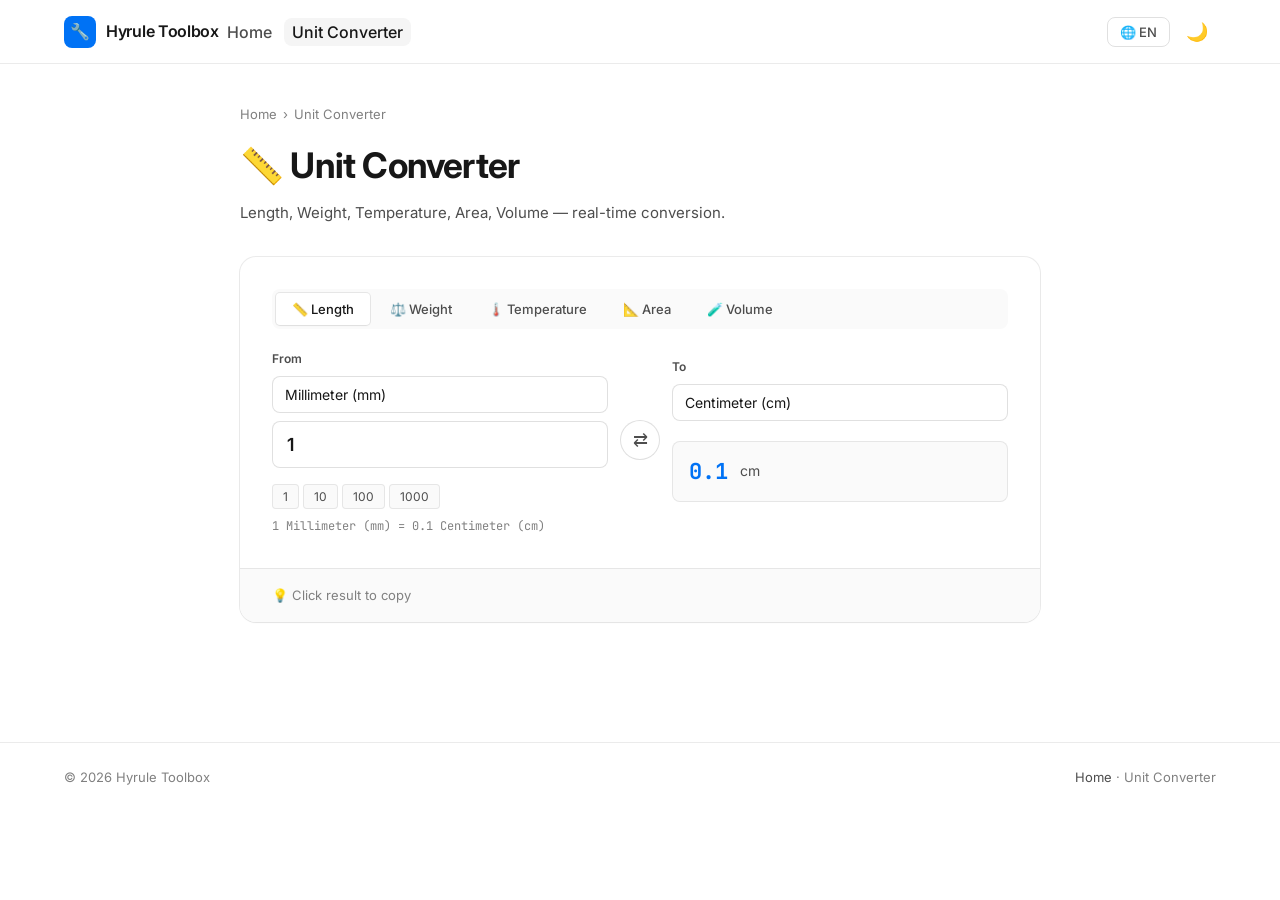
<file: unit-converter.html>
<!DOCTYPE html>
<html lang="en">
<head>
<meta charset="UTF-8">
<meta property="og:title" content="Unit Converter — Free Online Unit Conversion Tool">
<meta property="og:description" content="Real-time unit conversion across length, weight, temperature, area, and volume. Fully client-side, no data upload.">
<meta name="twitter:title" content="Unit Converter — Free Online Unit Conversion Tool">
<meta name="twitter:description" content="Real-time unit conversion across length, weight, temperature, area, and volume. Fully client-side, no data upload.">
<meta name="description" content="Real-time unit conversion across length, weight, temperature, area, and volume. Fully client-side, no data upload.">
<meta property="og:type" content="website">
<meta property="og:site_name" content="Hyrule Toolbox">
<meta property="og:image" content="https://tools.zhczlx.com/og-image.svg">
<meta name="twitter:card" content="summary_large_image">
<meta name="twitter:site" content="@zhczlx">
<meta name="viewport" content="width=device-width, initial-scale=1.0">
<title>Unit Converter — Hyrule Toolbox</title>
<link rel="stylesheet" href="css/tools.css">
<style>
/* ===== LANGUAGE SWITCHER ===== */
.lang-switcher { position:relative; margin-left:auto; }
.lang-btn { background:none; border:1px solid var(--border-color-strong); padding:6px 12px; border-radius:var(--radius-md); color:var(--text-secondary); font-size:13px; font-weight:500; cursor:pointer; display:flex; align-items:center; gap:4px; transition:all var(--transition-fast); font-family:var(--font-sans); }
.lang-btn:hover { color:var(--text-primary); background:var(--bg-hover); }
.lang-dropdown { position:absolute; top:100%; right:0; margin-top:4px; background:var(--bg-card); border:1px solid var(--border-color-strong); border-radius:var(--radius-md); box-shadow:var(--shadow-md); min-width:160px; z-index:200; display:none; overflow:hidden; }
.lang-dropdown.open { display:block; }
.lang-dropdown button { display:block; width:100%; padding:10px 16px; border:none; background:transparent; color:var(--text-primary); font-size:14px; text-align:left; cursor:pointer; transition:background var(--transition-fast); font-family:var(--font-sans); }
.lang-dropdown button:hover { background:var(--bg-hover); }
.lang-dropdown button.active { background:var(--accent-light); color:var(--accent); font-weight:600; }

.converter-tabs { display:flex; gap:4px; margin-bottom:20px; padding:4px; background:var(--bg-secondary); border-radius:var(--radius-md); flex-wrap:wrap; }
.converter-tab { padding:8px 16px; border:none; background:transparent; color:var(--text-secondary); font-family:var(--font-sans); font-size:13px; font-weight:500; cursor:pointer; border-radius:var(--radius-sm); transition:all var(--transition-fast); }
.converter-tab:hover { color:var(--text-primary); }
.converter-tab.active { background:var(--bg-primary); color:var(--text-primary); box-shadow:var(--shadow-sm); }
.panel-body { display:flex; align-items:center; gap:12px; }
.panel-body .side { flex:1; display:flex; flex-direction:column; gap:8px; }
.panel-body .side label { font-size:12px; font-weight:600; color:var(--text-secondary); }
.panel-body select { width:100%; padding:9px 12px; background:var(--bg-input); border:1px solid var(--border-color-strong); border-radius:var(--radius-md); color:var(--text-primary); font-size:14px; outline:none; cursor:pointer; font-family:var(--font-sans); }
.panel-body select:focus { border-color:var(--accent); box-shadow:0 0 0 3px var(--accent-light); }
.panel-body input[type="number"] { width:100%; padding:12px 14px; background:var(--bg-input); border:1px solid var(--border-color-strong); border-radius:var(--radius-md); color:var(--text-primary); font-size:18px; font-weight:600; outline:none; font-family:var(--font-sans); -moz-appearance:textfield; }
.panel-body input[type="number"]:focus { border-color:var(--accent); box-shadow:0 0 0 3px var(--accent-light); }
.panel-body input[type="number"]::-webkit-inner-spin-button { -webkit-appearance:none; }
.panel-body .swap-btn { flex-shrink:0; width:40px; height:40px; border-radius:50%; border:1px solid var(--border-color-strong); background:var(--bg-input); cursor:pointer; display:flex; align-items:center; justify-content:center; font-size:18px; color:var(--text-secondary); transition:all var(--transition-fast); margin-top:22px; }
.panel-body .swap-btn:hover { background:var(--bg-hover); color:var(--accent); transform:rotate(180deg); }
.result-row { display:flex; align-items:center; gap:12px; padding:12px 16px; background:var(--bg-secondary); border:1px solid var(--border-color); border-radius:var(--radius-md); cursor:pointer; margin-top:12px; }
.result-row:hover { border-color:var(--accent); }
.result-value { font-size:22px; font-weight:700; color:var(--accent); font-family:var(--font-mono); }
.result-unit { font-size:14px; color:var(--text-secondary); }
.converter-panel { display:none; }
.converter-panel.active { display:block; }
.formula { font-size:12px; color:var(--text-tertiary); margin-top:8px; font-family:var(--font-mono); }
.quick-values { display:flex; gap:4px; margin-top:8px; flex-wrap:wrap; }
.quick-values button { padding:4px 10px; border:1px solid var(--border-color); background:var(--bg-secondary); color:var(--text-secondary); font-size:12px; border-radius:var(--radius-sm); cursor:pointer; transition:all var(--transition-fast); font-family:var(--font-sans); }
.quick-values button:hover { border-color:var(--accent); color:var(--accent); }
@media (max-width:600px) { .panel-body { flex-direction:column; } .panel-body .swap-btn { margin-top:0; transform:rotate(90deg); } .panel-body .swap-btn:hover { transform:rotate(270deg); } }
</style>
<script type="application/ld+json">
{
  "@context": "https://schema.org",
  "@type": "WebApplication",
  "name": "Unit Converter",
  "url": "https://tools.zhczlx.com/unit-converter.html",
  "description": "Real-time unit conversion across length, weight, temperature, area, and volume. Fully client-side, no data upload.",
  "applicationCategory": "UtilityApplication",
  "operatingSystem": "All",
  "browserRequirements": "JavaScript enabled",
  "offers": { "@type": "Offer", "price": "0" }
}
</script>
</head>
<body>
<div class="toast" id="toast"></div>
<header class="site-header">
  <div class="header-inner">
    <a href="/" class="header-logo"><span class="logo-icon">🔧</span><span>Hyrule Toolbox</span></a>
    <nav class="header-nav"><a href="/">Home</a><a href="unit-converter.html" class="active">Unit Converter</a></nav>
    <div class="lang-switcher">
      <button class="lang-btn" id="langBtn">🌐 EN</button>
      <div class="lang-dropdown" id="langDropdown">
        <button data-lang="en" class="active">🇬🇧 English</button>
        <button data-lang="zh">🇨🇳 中文</button>
        <button data-lang="ja">🇯🇵 日本語</button>
        <button data-lang="ko">🇰🇷 한국어</button>
        <button data-lang="fr">🇫🇷 Français</button>
        <button data-lang="de">🇩🇪 Deutsch</button>
      </div>
    </div>
    <button class="theme-toggle" id="themeToggle">🌙</button>
  </div>
</header>
<main>
  <div class="container">
    <div class="tool-section">
      <div class="tool-header">
        <div class="breadcrumb"><a href="/">Home</a><span>›</span><span>Unit Converter</span></div>
        <h1>📏 Unit Converter</h1>
        <p>Length, Weight, Temperature, Area, Volume — real-time conversion.</p>
      </div>
      <div class="tool-card-container">
        <div class="tool-body" id="toolBody">
          <div class="converter-tabs" id="tabs"></div>
          <div id="panels"></div>
        </div>
        <div class="tool-footer"><span class="hint">💡 Click result to copy</span></div>
      </div>
    </div>
  </div>
</main>
<footer class="site-footer">
  <div class="footer-inner"><span>© 2026 Hyrule Toolbox</span><span><a href="/">Home</a> · Unit Converter</span></div>
</footer>
<script>
(function() {
  'use strict';
  var $ = function(id) { return document.getElementById(id); };
  var toast = $('toast');
  var tabsEl = $('tabs');
  var panelsEl = $('panels');

  var CATS = {
    length: { label: '📏 Length', units: ['mm','cm','m','km','inch','foot','yard','mile'] },
    mass: { label: '⚖️ Weight', units: ['mg','g','kg','ton','lb','oz'] },
    temperature: { label: '🌡️ Temperature', units: ['celsius','fahrenheit','kelvin'] },
    area: { label: '📐 Area', units: ['mm2','cm2','m2','km2','ha','acre','ft2'] },
    volume: { label: '🧪 Volume', units: ['ml','l','m3','gal','floz','cup'] }
  };

  var TO_BASE = {
    mm: function(v) { return v / 1000; },
    cm: function(v) { return v / 100; },
    m: function(v) { return v; },
    km: function(v) { return v * 1000; },
    inch: function(v) { return v * 0.0254; },
    foot: function(v) { return v * 0.3048; },
    yard: function(v) { return v * 0.9144; },
    mile: function(v) { return v * 1609.344; },
    mg: function(v) { return v / 1000000; },
    g: function(v) { return v / 1000; },
    kg: function(v) { return v; },
    ton: function(v) { return v * 1000; },
    lb: function(v) { return v * 0.45359237; },
    oz: function(v) { return v * 0.028349523125; },
    celsius: function(v) { return v; },
    fahrenheit: function(v) { return (v - 32) * 5/9; },
    kelvin: function(v) { return v - 273.15; },
    mm2: function(v) { return v / 1000000; },
    cm2: function(v) { return v / 10000; },
    m2: function(v) { return v; },
    km2: function(v) { return v * 1000000; },
    ha: function(v) { return v * 10000; },
    acre: function(v) { return v * 4046.8564224; },
    ft2: function(v) { return v * 0.09290304; },
    ml: function(v) { return v / 1000; },
    l: function(v) { return v; },
    m3: function(v) { return v * 1000; },
    gal: function(v) { return v * 3.785411784; },
    floz: function(v) { return v * 0.0295735295625; },
    cup: function(v) { return v * 0.2365882365; }
  };

  var FROM_BASE = {
    mm: function(v) { return v * 1000; },
    cm: function(v) { return v * 100; },
    m: function(v) { return v; },
    km: function(v) { return v / 1000; },
    inch: function(v) { return v / 0.0254; },
    foot: function(v) { return v / 0.3048; },
    yard: function(v) { return v / 0.9144; },
    mile: function(v) { return v / 1609.344; },
    mg: function(v) { return v * 1000000; },
    g: function(v) { return v * 1000; },
    kg: function(v) { return v; },
    ton: function(v) { return v / 1000; },
    lb: function(v) { return v / 0.45359237; },
    oz: function(v) { return v / 0.028349523125; },
    celsius: function(v) { return v; },
    fahrenheit: function(v) { return v * 9/5 + 32; },
    kelvin: function(v) { return v + 273.15; },
    mm2: function(v) { return v * 1000000; },
    cm2: function(v) { return v * 10000; },
    m2: function(v) { return v; },
    km2: function(v) { return v / 1000000; },
    ha: function(v) { return v / 10000; },
    acre: function(v) { return v / 4046.8564224; },
    ft2: function(v) { return v / 0.09290304; },
    ml: function(v) { return v * 1000; },
    l: function(v) { return v; },
    m3: function(v) { return v / 1000; },
    gal: function(v) { return v / 3.785411784; },
    floz: function(v) { return v / 0.0295735295625; },
    cup: function(v) { return v / 0.2365882365; }
  };

  var UNIT_LABELS = {
    mm:'Millimeter', cm:'Centimeter', m:'Meter', km:'Kilometer',
    inch:'Inch', foot:'Foot', yard:'Yard', mile:'Mile',
    mg:'Milligram', g:'Gram', kg:'Kilogram', ton:'Ton',
    lb:'Pound', oz:'Ounce',
    celsius:'°C', fahrenheit:'°F', kelvin:'K',
    mm2:'mm²', cm2:'cm²', m2:'m²', km2:'km²',
    ha:'Hectare', acre:'Acre', ft2:'ft²',
    ml:'Milliliter', l:'Liter', m3:'m³',
    gal:'Gallon', floz:'Fl Oz', cup:'Cup'
  };

  var state = {};

  function fmt(n) {
    if (Math.abs(n) >= 10000 || (Math.abs(n) < 0.001 && n !== 0)) return n.toExponential(4);
    if (Number.isInteger(n)) return n.toString();
    return parseFloat(n.toFixed(6)).toString();
  }

  function showToast(msg) {
    toast.textContent = msg; toast.classList.add('show');
    clearTimeout(toast._t);
    toast._t = setTimeout(function() { toast.classList.remove('show'); }, 2000);
  }

  function copyText(text) {
    if (!text) return;
    if (navigator.clipboard) {
      navigator.clipboard.writeText(text).then(function() { showToast('✅ Copied!'); })
        .catch(function() { fallbackCopy(text); });
    } else { fallbackCopy(text); }
  }
  function fallbackCopy(text) {
    var ta = document.createElement('textarea');
    ta.value = text; ta.style.position='fixed'; ta.style.left='-9999px';
    document.body.appendChild(ta); ta.select();
    try { document.execCommand('copy'); showToast('✅ Copied!'); } catch(e) {}
    document.body.removeChild(ta);
  }

  var catKeys = Object.keys(CATS);

  // Build tabs
  var tabHtml = '';
  for (var i = 0; i < catKeys.length; i++) {
    var cat = catKeys[i];
    tabHtml += '<button class="converter-tab' + (i === 0 ? ' active' : '') + '" data-cat="' + cat + '">' + CATS[cat].label + '</button>';
  }
  tabsEl.innerHTML = tabHtml;

  // Build panels
  var panelHtml = '';
  for (var i = 0; i < catKeys.length; i++) {
    var cat = catKeys[i];
    var units = CATS[cat].units;
    var fromOpts = '', toOpts = '';
    for (var j = 0; j < units.length; j++) {
      var u = units[j];
      var selFrom = (j === 0) ? ' selected' : '';
      var selTo = (j === Math.min(1, units.length - 1)) ? ' selected' : '';
      fromOpts += '<option value="' + u + '"' + selFrom + '>' + UNIT_LABELS[u] + ' (' + u + ')</option>';
      toOpts += '<option value="' + u + '"' + selTo + '>' + UNIT_LABELS[u] + ' (' + u + ')</option>';
    }

    state[cat] = { fromUnit: units[0], toUnit: units[Math.min(1, units.length - 1)], inputValue: '' };

    panelHtml += '<div class="converter-panel' + (i === 0 ? ' active' : '') + '" data-cat="' + cat + '">'
      + '<div class="panel-body">'
      + '  <div class="side">'
      + '    <label>From</label>'
      + '    <select class="from-unit" data-cat="' + cat + '">' + fromOpts + '</select>'
      + '    <input type="number" class="from-value" data-cat="' + cat + '" placeholder="Enter value" step="any">'
      + '    <div class="quick-values">'
      +       [1,10,100,1000].map(function(n) { return '<button data-val="' + n + '" data-cat="' + cat + '">' + n + '</button>'; }).join('')
      + '    </div>'
      + '  </div>'
      + '  <button class="swap-btn" data-cat="' + cat + '" title="Swap">⇄</button>'
      + '  <div class="side">'
      + '    <label>To</label>'
      + '    <select class="to-unit" data-cat="' + cat + '">' + toOpts + '</select>'
      + '    <div class="result-row" data-cat="' + cat + '">'
      + '      <span class="result-value" id="rv-' + cat + '">—</span>'
      + '      <span class="result-unit" id="ru-' + cat + '"></span>'
      + '    </div>'
      + '  </div>'
      + '</div>'
      + '<div class="formula" id="fm-' + cat + '">Enter a value to convert</div>'
      + '</div>';
  }
  panelsEl.innerHTML = panelHtml;

  // Conversion function
  function convert(cat) {
    var st = state[cat];
    var val = parseFloat(st.inputValue);
    if (isNaN(val) || st.inputValue === '') {
      document.getElementById('rv-' + cat).textContent = '—';
      document.getElementById('ru-' + cat).textContent = '';
      document.getElementById('fm-' + cat).textContent = 'Enter a value to convert';
      return;
    }
    var base = TO_BASE[st.fromUnit](val);
    var result = FROM_BASE[st.toUnit](base);
    document.getElementById('rv-' + cat).textContent = fmt(result);
    document.getElementById('ru-' + cat).textContent = st.toUnit;
    var fromLabel = UNIT_LABELS[st.fromUnit];
    var toLabel = UNIT_LABELS[st.toUnit];
    var rate = FROM_BASE[st.toUnit](TO_BASE[st.fromUnit](1));
    document.getElementById('fm-' + cat).innerHTML = '1 ' + fromLabel + ' (' + st.fromUnit + ') = ' + fmt(rate) + ' ' + toLabel + ' (' + st.toUnit + ')';
  }

  // Bind events
  document.addEventListener('change', function(e) {
    if (e.target.classList.contains('from-unit') || e.target.classList.contains('to-unit')) {
      var cat = e.target.getAttribute('data-cat');
      if (e.target.classList.contains('from-unit')) state[cat].fromUnit = e.target.value;
      else state[cat].toUnit = e.target.value;
      convert(cat);
    }
  });

  document.addEventListener('input', function(e) {
    if (e.target.classList.contains('from-value')) {
      var cat = e.target.getAttribute('data-cat');
      state[cat].inputValue = e.target.value;
      convert(cat);
    }
  });

  document.addEventListener('click', function(e) {
    // Tab switch
    if (e.target.classList.contains('converter-tab')) {
      document.querySelectorAll('.converter-tab').forEach(function(t) { t.classList.remove('active'); });
      e.target.classList.add('active');
      document.querySelectorAll('.converter-panel').forEach(function(p) { p.classList.remove('active'); });
      var panel = document.querySelector('.converter-panel[data-cat="' + e.target.getAttribute('data-cat') + '"]');
      if (panel) panel.classList.add('active');
    }
    // Swap
    if (e.target.classList.contains('swap-btn')) {
      var cat = e.target.getAttribute('data-cat');
      var from = document.querySelector('.from-unit[data-cat="' + cat + '"]');
      var to = document.querySelector('.to-unit[data-cat="' + cat + '"]');
      var tmp = from.value; from.value = to.value; to.value = tmp;
      state[cat].fromUnit = from.value;
      state[cat].toUnit = to.value;
      convert(cat);
    }
    // Quick value
    if (e.target.tagName === 'BUTTON' && e.target.getAttribute('data-val')) {
      var cat = e.target.getAttribute('data-cat');
      var val = e.target.getAttribute('data-val');
      var input = document.querySelector('.from-value[data-cat="' + cat + '"]');
      if (input) { input.value = val; state[cat].inputValue = val; convert(cat); }
    }
    // Copy result
    var rv = e.target.closest('.result-row');
    if (rv) {
      var cat = rv.getAttribute('data-cat');
      var val = document.getElementById('rv-' + cat).textContent;
      var unit = document.getElementById('ru-' + cat).textContent;
      if (val && val !== '—') copyText(val + ' ' + unit);
    }
  });

  // Init: convert length with default 1
  state.length.inputValue = '1';
  var lenInput = document.querySelector('.from-value[data-cat="length"]');
  if (lenInput) { lenInput.value = '1'; convert('length'); }

  // Theme
  // ===== I18N =====
  var LANG = {
    en: { catLength:'📏 Length', catMass:'⚖️ Weight', catTemperature:'🌡️ Temperature', catArea:'📐 Area', catVolume:'🧪 Volume', fromLabel:'From', toLabel:'To', placeholder:'Enter value', formula:'Enter a value to convert', copyToast:'✅ Copied!', swapTitle:'Swap', pageTitle:'Unit Converter — Hyrule Toolbox', siteName:'Hyrule Toolbox', navHome:'Home', navConverter:'Unit Converter', breadcrumb:'Unit Converter', heading:'📏 Unit Converter', desc:'Length, Weight, Temperature, Area, Volume — real-time conversion.', hint:'💡 Click result to copy', footer:'Hyrule Toolbox · Unit Converter', footerCopy:'© 2026 Hyrule Toolbox', themeAria:'Toggle theme' },
    zh: { catLength:'📏 长度', catMass:'⚖️ 重量', catTemperature:'🌡️ 温度', catArea:'📐 面积', catVolume:'🧪 体积', fromLabel:'从', toLabel:'到', placeholder:'输入数值', formula:'输入数值开始换算', copyToast:'✅ 已复制!', swapTitle:'交换', pageTitle:'单位换算 — 海拉鲁工具箱', siteName:'海拉鲁工具箱', navHome:'首页', navConverter:'单位换算', breadcrumb:'单位换算', heading:'📏 单位换算', desc:'长度、重量、温度、面积、体积 — 实时换算。', hint:'💡 点击结果复制', footer:'海拉鲁工具箱 · 单位换算', footerCopy:'© 2026 海拉鲁工具箱', themeAria:'切换主题' },
    ja: { catLength:'📏 長さ', catMass:'⚖️ 重さ', catTemperature:'🌡️ 温度', catArea:'📐 面積', catVolume:'🧪 体積', fromLabel:'元の単位', toLabel:'変換先', placeholder:'値を入力', formula:'値を入力して変換', copyToast:'✅ コピーしました!', swapTitle:'交換', pageTitle:'単位変換 — Hyrule Toolbox', siteName:'Hyrule Toolbox', navHome:'ホーム', navConverter:'単位変換', breadcrumb:'単位変換', heading:'📏 単位変換', desc:'長さ、重さ、温度、面積、体積 — リアルタイム変換。', hint:'💡 結果をクリックしてコピー', footer:'Hyrule Toolbox · 単位変換', footerCopy:'© 2026 Hyrule Toolbox', themeAria:'テーマ切替' },
    ko: { catLength:'📏 길이', catMass:'⚖️ 무게', catTemperature:'🌡️ 온도', catArea:'📐 면적', catVolume:'🧪 부피', fromLabel:'시작', toLabel:'도착', placeholder:'값 입력', formula:'값을 입력하여 변환', copyToast:'✅ 복사됨!', swapTitle:'교환', pageTitle:'단위 변환 — Hyrule Toolbox', siteName:'Hyrule Toolbox', navHome:'홈', navConverter:'단위 변환', breadcrumb:'단위 변환', heading:'📏 단위 변환', desc:'길이, 무게, 온도, 면적, 부피 — 실시간 변환.', hint:'💡 결과를 클릭하여 복사', footer:'Hyrule Toolbox · 단위 변환', footerCopy:'© 2026 Hyrule Toolbox', themeAria:'테마 전환' },
    fr: { catLength:'📏 Longueur', catMass:'⚖️ Poids', catTemperature:'🌡️ Température', catArea:'📐 Surface', catVolume:'🧪 Volume', fromLabel:'De', toLabel:'À', placeholder:'Entrez la valeur', formula:'Entrez une valeur', copyToast:'✅ Copié!', swapTitle:'Échanger', pageTitle:'Convertisseur d\'unités — Hyrule Toolbox', siteName:'Hyrule Toolbox', navHome:'Accueil', navConverter:'Convertisseur', breadcrumb:'Convertisseur', heading:'📏 Convertisseur', desc:'Longueur, Poids, Température, Surface, Volume — conversion en temps réel.', hint:'💡 Cliquez pour copier', footer:'Hyrule Toolbox · Convertisseur', footerCopy:'© 2026 Hyrule Toolbox', themeAria:'Changer le thème' },
    de: { catLength:'📏 Länge', catMass:'⚖️ Gewicht', catTemperature:'🌡️ Temperatur', catArea:'📐 Fläche', catVolume:'🧪 Volumen', fromLabel:'Von', toLabel:'Nach', placeholder:'Wert eingeben', formula:'Wert eingeben', copyToast:'✅ Kopiert!', swapTitle:'Tauschen', pageTitle:'Einheitenumrechner — Hyrule Toolbox', siteName:'Hyrule Toolbox', navHome:'Start', navConverter:'Umrechner', breadcrumb:'Umrechner', heading:'📏 Umrechner', desc:'Länge, Gewicht, Temperatur, Fläche, Volumen — Echtzeit-Umrechnung.', hint:'💡 Klicken zum Kopieren', footer:'Hyrule Toolbox · Umrechner', footerCopy:'© 2026 Hyrule Toolbox', themeAria:'Design wechseln' },
  };

  var langBtn = $('langBtn');
  var langDropdown = $('langDropdown');
  var currentLang = 'en';
  try { var saved = localStorage.getItem('unit-lang'); if (saved) currentLang = saved; } catch(e) {}

  function applyLang(lang) {
    currentLang = lang;
    var t = LANG[lang] || LANG.en;
    langBtn.textContent = '🌐 ' + lang.toUpperCase();
    var opts = langDropdown.querySelectorAll('button');
    for (var i = 0; i < opts.length; i++) opts[i].classList.toggle('active', opts[i].getAttribute('data-lang') === lang);

    // Update tab labels
    var tabBtns = document.querySelectorAll('.converter-tab');
    var keys = Object.keys(CATS);
    for (var i = 0; i < tabBtns.length; i++) {
      var cat = tabBtns[i].getAttribute('data-cat');
      var key = 'cat' + cat.charAt(0).toUpperCase() + cat.slice(1);
      tabBtns[i].textContent = t[key] || CATS[cat].label;
    }
    // Update "From/To" labels
    var labels = document.querySelectorAll('.side label');
    if (labels[0]) labels[0].textContent = t.fromLabel;
    if (labels[1]) labels[1].textContent = t.toLabel;
    // Page title, heading, description
    document.title = t.pageTitle;
    var h1 = document.querySelector('h1'); if (h1) h1.textContent = t.heading;
    var desc = document.querySelector('.tool-header p'); if (desc) desc.textContent = t.desc;
    var bc = document.querySelector('.breadcrumb span:last-child'); if (bc) bc.textContent = t.breadcrumb;
    var navA = document.querySelector('.header-nav a:last-child'); if (navA) navA.textContent = t.navConverter;
    var logo = document.querySelector('.header-logo span:last-child'); if (logo) logo.textContent = t.siteName;
    var hint = document.querySelector('.tool-footer .hint'); if (hint) hint.textContent = t.hint;
    var footers = document.querySelectorAll('.site-footer span, .site-footer a');
    for (var i = 0; i < footers.length; i++) {
      if (footers[i].getAttribute('href') === '/') footers[i].textContent = t.navHome;
    }
    var ttA = document.getElementById('themeToggle');
    if (ttA) ttA.setAttribute('aria-label', t.themeAria);
    // Placeholders
    var inputs = document.querySelectorAll('.from-value');
    for (var i = 0; i < inputs.length; i++) inputs[i].placeholder = t.placeholder;
    // Formula hints
    for (var i = 0; i < keys.length; i++) {
      var fm = document.getElementById('fm-' + keys[i]);
      if (fm && fm.textContent.indexOf('=') === -1 && fm.textContent.indexOf('→') === -1) {
        fm.textContent = t.formula;
      }
    }
    // Swap button titles
    var swaps = document.querySelectorAll('.swap-btn');
    for (var i = 0; i < swaps.length; i++) swaps[i].title = t.swapTitle;

    try { localStorage.setItem('unit-lang', lang); } catch(e) {}
  }
  langBtn.addEventListener('click', function(e) { e.stopPropagation(); langDropdown.classList.toggle('open'); });
  document.addEventListener('click', function() { langDropdown.classList.remove('open'); });
  var langOpts = langDropdown.querySelectorAll('button');
  for (var i = 0; i < langOpts.length; i++) {
    (function(btn) { btn.addEventListener('click', function() { applyLang(btn.getAttribute('data-lang')); langDropdown.classList.remove('open'); }); })(langOpts[i]);
  }

  applyLang(currentLang);

  var tt = $('themeToggle');
  var isDark = (function() { var s = localStorage.getItem('unit-theme'); return s ? s === 'dark' : window.matchMedia('(prefers-color-scheme: dark)').matches; })();
  function applyTheme(d) {
    isDark = d; document.documentElement.setAttribute('data-theme', d ? 'dark' : 'light');
    tt.textContent = d ? '☀️' : '🌙';
    try { localStorage.setItem('unit-theme', d ? 'dark' : 'light'); } catch(e) {}
  }
  applyTheme(isDark);
  tt.addEventListener('click', function() { applyTheme(!isDark); });
})();
</script>
</body>
</html>
</file>
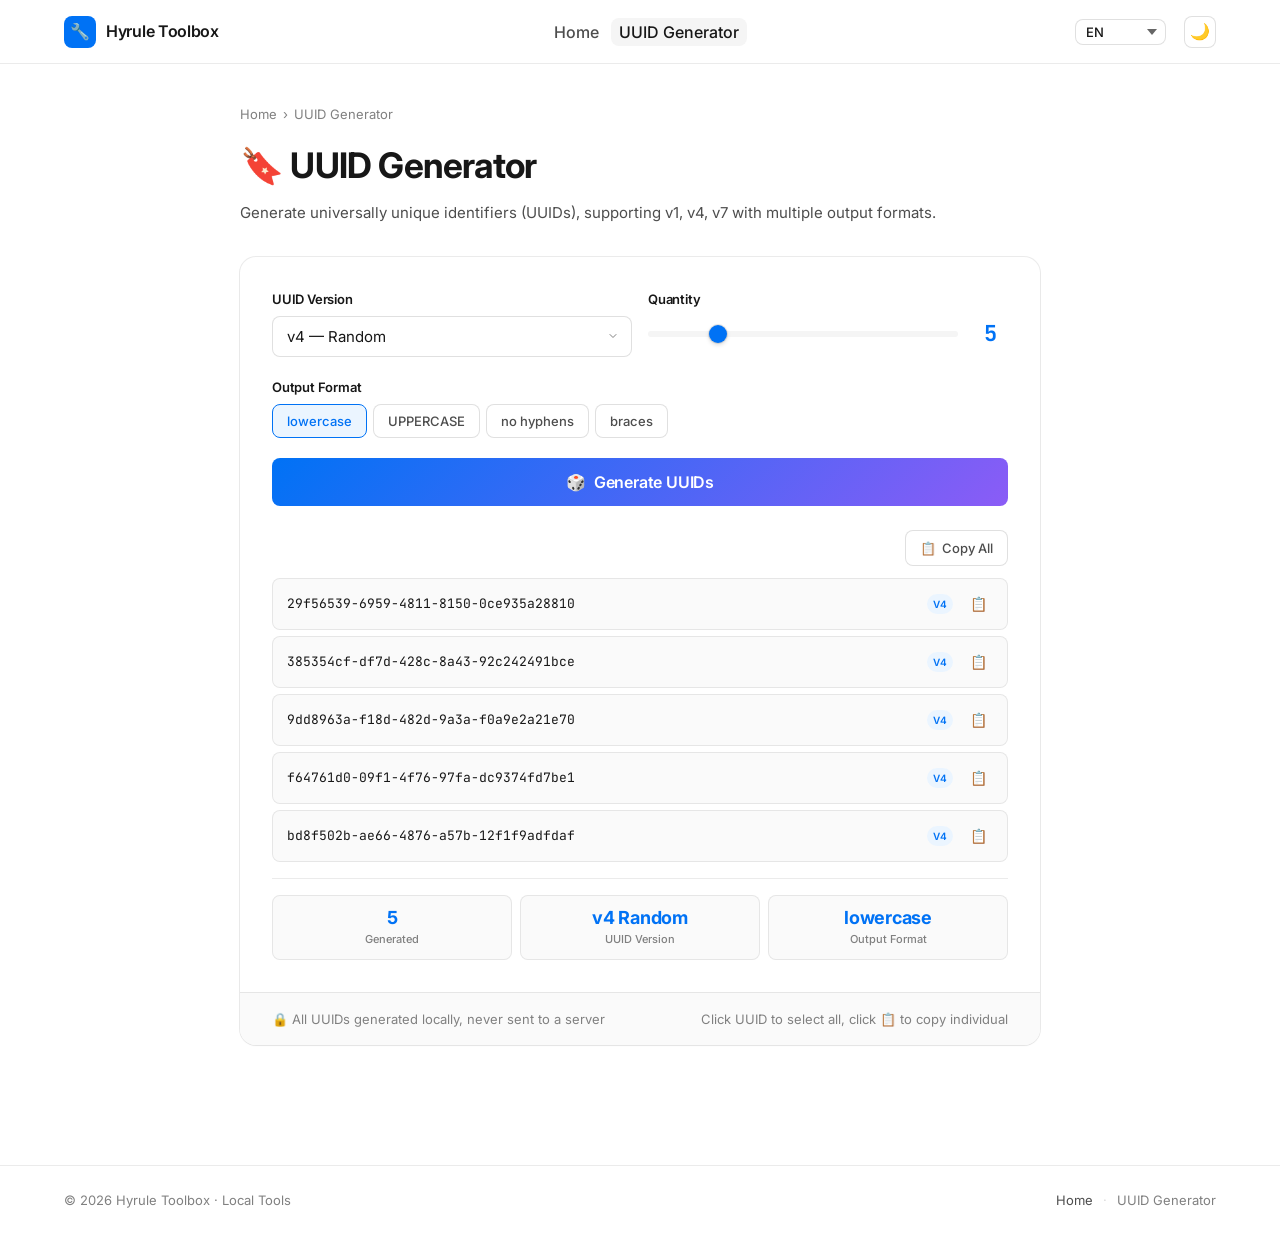
<file: uuid-generator.html>
<!DOCTYPE html>
<html lang="en">
<head>
    <meta charset="UTF-8">
<meta property="og:title" content="UUID Generator — Free Online UUID v4/v1/v7 Generator">
<meta property="og:description" content="Generate UUIDs in v4, v1, and v7 formats. Batch generation, bulk copy, case toggle. Client-side using crypto.randomUUID().">
<meta name="twitter:title" content="UUID Generator — Free Online UUID v4/v1/v7 Generator">
<meta name="twitter:description" content="Generate UUIDs in v4, v1, and v7 formats. Batch generation, bulk copy, case toggle. Client-side using crypto.randomUUID().">
<meta name="description" content="Generate UUIDs in v4, v1, and v7 formats. Batch generation, bulk copy, case toggle. Client-side using crypto.randomUUID().">
<meta property="og:type" content="website">
<meta property="og:site_name" content="Hyrule Toolbox">
<meta property="og:image" content="https://tools.zhczlx.com/og-image.svg">
<meta name="twitter:card" content="summary_large_image">
<meta name="twitter:site" content="@zhczlx">

<script async src="https://pagead2.googlesyndication.com/pagead/js/adsbygoogle.js?client=ca-pub-8130430107774403" crossorigin="anonymous"></script>
<meta name="google-adsense-account" content="ca-pub-8130430107774403">
    <meta name="viewport" content="width=device-width, initial-scale=1.0">
    <title>UUID Generator — Hyrule Toolbox</title>
    <link rel="stylesheet" href="css/tools.css">
    <style>
        /* ===== UUID GENERATOR SPECIFIC ===== */

        /* Options row */
        .options-row {
            display: grid;
            grid-template-columns: 1fr 1fr;
            gap: 16px;
            margin-bottom: 20px;
        }
        @media (max-width: 560px) {
            .options-row {
                grid-template-columns: 1fr;
            }
        }

        .options-row .input-group {
            margin-bottom: 0;
        }

        /* Quantity slider row */
        .qty-slider-row {
            display: flex;
            align-items: center;
            gap: 14px;
        }
        .qty-slider-row input[type="range"] {
            flex: 1;
        }
        .qty-slider-row .qty-value {
            font-family: var(--font-mono);
            font-size: 22px;
            font-weight: 700;
            color: var(--accent);
            min-width: 36px;
            text-align: center;
            letter-spacing: -0.5px;
        }

        /* Format toggle group */
        .format-group {
            display: flex;
            flex-wrap: wrap;
            gap: 6px;
        }
        .format-btn {
            padding: 8px 14px;
            border: 1px solid var(--border-color-strong);
            border-radius: var(--radius-md);
            background: var(--bg-input);
            color: var(--text-secondary);
            font-family: var(--font-sans);
            font-size: 13px;
            font-weight: 500;
            cursor: pointer;
            transition: all var(--transition-fast);
            user-select: none;
        }
        .format-btn:hover {
            border-color: var(--accent);
            color: var(--text-primary);
        }
        .format-btn.active {
            background: var(--accent-light);
            border-color: var(--accent);
            color: var(--accent);
        }

        /* Generate button */
        .generate-wrap {
            position: relative;
            margin-bottom: 24px;
        }
        .btn-generate {
            width: 100%;
            padding: 14px 24px;
            border: none;
            border-radius: var(--radius-md);
            background: linear-gradient(135deg, var(--accent) 0%, #8b5cf6 100%);
            color: white;
            font-family: var(--font-sans);
            font-size: 16px;
            font-weight: 600;
            cursor: pointer;
            transition: all var(--transition-normal);
            display: flex;
            align-items: center;
            justify-content: center;
            gap: 8px;
            letter-spacing: -0.2px;
            position: relative;
            overflow: hidden;
        }
        .btn-generate:hover {
            transform: translateY(-1px);
            box-shadow: 0px 4px 12px rgba(59,130,246,0.35);
        }
        .btn-generate:active {
            transform: scale(0.98);
        }
        .btn-generate.generating {
            pointer-events: none;
            opacity: 0.85;
        }
        .btn-generate .generate-icon {
            display: inline-block;
            transition: transform 0.3s ease;
        }
        .btn-generate.generating .generate-icon {
            animation: spin-gen 0.6s ease-in-out;
        }
        @keyframes spin-gen {
            0% { transform: rotate(0deg) scale(1); }
            25% { transform: rotate(90deg) scale(1.15); }
            50% { transform: rotate(180deg) scale(1); }
            75% { transform: rotate(270deg) scale(1.15); }
            100% { transform: rotate(360deg) scale(1); }
        }

        /* Bulk copy row */
        .bulk-row {
            display: flex;
            justify-content: flex-end;
            margin-bottom: 12px;
            min-height: 36px;
        }
        .btn-bulk-copy {
            display: inline-flex;
            align-items: center;
            gap: 6px;
            padding: 6px 14px;
            border: 1px solid var(--border-color-strong);
            border-radius: var(--radius-md);
            background: var(--bg-input);
            color: var(--text-secondary);
            font-family: var(--font-sans);
            font-size: 13px;
            font-weight: 500;
            cursor: pointer;
            transition: all var(--transition-fast);
        }
        .btn-bulk-copy:hover {
            color: var(--text-primary);
            background: var(--bg-hover);
            border-color: var(--text-tertiary);
        }
        .btn-bulk-copy.copied {
            background: var(--success);
            color: white;
            border-color: var(--success);
        }

        /* UUID result list */
        .uuid-list {
            display: flex;
            flex-direction: column;
            gap: 6px;
            margin: 0;
        }
        .uuid-item {
            display: flex;
            align-items: center;
            justify-content: space-between;
            gap: 10px;
            padding: 10px 14px;
            background: var(--bg-secondary);
            border: 1px solid var(--border-color);
            border-radius: var(--radius-md);
            font-family: var(--font-mono);
            font-size: 13px;
            color: var(--text-primary);
            animation: fadeIn 0.3s ease both;
            transition: border-color var(--transition-fast);
        }
        .uuid-item:hover {
            border-color: var(--border-color-strong);
        }
        .uuid-item .uuid-text {
            flex: 1;
            word-break: break-all;
            user-select: all;
            cursor: text;
            line-height: 1.5;
        }
        .uuid-item .uuid-copy-btn {
            flex-shrink: 0;
            width: 30px;
            height: 30px;
            border: none;
            border-radius: var(--radius-sm);
            background: transparent;
            color: var(--text-tertiary);
            cursor: pointer;
            font-size: 14px;
            display: flex;
            align-items: center;
            justify-content: center;
            transition: all var(--transition-fast);
        }
        .uuid-item .uuid-copy-btn:hover {
            color: var(--accent);
            background: var(--accent-light);
        }
        .uuid-item .uuid-copy-btn:active {
            transform: scale(0.9);
        }
        .uuid-item .uuid-copy-btn.copied {
            color: var(--success);
            background: rgba(16,185,129,0.1);
        }

        /* Version badge */
        .uuid-item .uuid-version-badge {
            flex-shrink: 0;
            font-size: 10px;
            font-weight: 600;
            padding: 2px 6px;
            border-radius: var(--radius-full);
            background: var(--accent-light);
            color: var(--accent);
            font-family: var(--font-sans);
            letter-spacing: 0;
        }

        /* Empty state */
        .uuid-empty-state {
            text-align: center;
            padding: 50px 20px;
        }
        .uuid-empty-state .empty-icon {
            font-size: 48px;
            margin-bottom: 14px;
            opacity: 0.5;
        }
        .uuid-empty-state h3 {
            font-size: 16px;
            font-weight: 600;
            color: var(--text-secondary);
            margin-bottom: 6px;
        }
        .uuid-empty-state p {
            font-size: 14px;
            color: var(--text-tertiary);
        }

        /* Stats row */
        .uuid-stats {
            display: grid;
            grid-template-columns: repeat(3, 1fr);
            gap: 8px;
            margin-top: 16px;
            padding-top: 16px;
            border-top: 1px solid var(--border-color);
        }
        .uuid-stat {
            text-align: center;
            padding: 10px 8px;
            background: var(--bg-secondary);
            border-radius: var(--radius-md);
            border: 1px solid var(--border-color);
        }
        .uuid-stat .stat-value {
            font-size: 18px;
            font-weight: 700;
            color: var(--accent);
            line-height: 1.3;
            letter-spacing: -0.3px;
        }
        .uuid-stat .stat-label {
            font-size: 11px;
            color: var(--text-tertiary);
            font-weight: 500;
            margin-top: 2px;
        }
        @media (max-width: 480px) {
            .uuid-stats {
                grid-template-columns: repeat(3, 1fr);
            }
            .uuid-stat .stat-value {
                font-size: 15px;
            }
        }

        /* Hidden textarea for bulk copy fallback */
        .bulk-textarea {
            position: fixed;
            left: -9999px;
            top: 0;
            width: 1px;
            height: 1px;
            opacity: 0;
        }

        /* ===== LANGUAGE SWITCHER ===== */
        .header-controls {
            display: flex;
            align-items: center;
            gap: 10px;
        }
        .lang-switcher {
            position: relative;
        }
        .lang-switcher select {
            appearance: none;
            -webkit-appearance: none;
            padding: 4px 26px 4px 10px;
            border: 1px solid var(--border-color-strong);
            border-radius: var(--radius-md);
            background: var(--bg-input);
            color: var(--text-primary);
            font-family: var(--font-sans);
            font-size: 13px;
            font-weight: 500;
            cursor: pointer;
            outline: none;
            transition: border-color var(--transition-fast);
            background-image: url("data:image/svg+xml,%3Csvg xmlns='http://www.w3.org/2000/svg' width='10' height='6' viewBox='0 0 10 6'%3E%3Cpath fill='%23666' d='M0 0l5 6 5-6z'/%3E%3C/svg%3E");
            background-repeat: no-repeat;
            background-position: right 8px center;
            min-width: 72px;
        }
        .lang-switcher select:hover {
            border-color: var(--accent);
        }
        .lang-switcher select:focus {
            border-color: var(--accent);
            box-shadow: 0 0 0 2px var(--accent-light);
        }

        /* ===== THEME TOGGLE ===== */
        .theme-toggle {
            display: flex;
            align-items: center;
            justify-content: center;
            width: 32px;
            height: 32px;
            border: 1px solid var(--border-color-strong);
            border-radius: var(--radius-md);
            background: var(--bg-input);
            color: var(--text-secondary);
            cursor: pointer;
            font-size: 16px;
            transition: all var(--transition-fast);
            flex-shrink: 0;
        }
        .theme-toggle:hover {
            border-color: var(--accent);
            color: var(--accent);
        }
    </style>
<script type="application/ld+json">
{
  "@context": "https://schema.org",
  "@type": "WebApplication",
  "name": "UUID Generator",
  "url": "https://tools.zhczlx.com/uuid-generator.html",
  "description": "Generate UUIDs in v4, v1, and v7 formats. Batch generation, bulk copy, case toggle. Client-side using crypto.randomUUID().",
  "applicationCategory": "DeveloperApplication",
  "operatingSystem": "All",
  "browserRequirements": "JavaScript enabled",
  "offers": { "@type": "Offer", "price": "0" }
}
</script>
</head>
<body>

<!-- ===== TOAST ===== -->
<div class="toast" id="toast"></div>

<!-- ===== HEADER ===== -->
<header class="site-header">
    <div class="header-inner">
        <a href="/" class="header-logo">
            <span class="logo-icon">🔧</span>
            <span id="siteName">Hyrule Toolbox</span>
        </a>
        <nav class="header-nav">
            <a href="/" id="navHome">Home</a>
            <a href="uuid-generator.html" class="active" id="navUUID">UUID Generator</a>
        </nav>
        <div class="header-controls">
            <div class="lang-switcher">
                <select id="langSelect" aria-label="Language">
                    <option value="en">EN</option>
                    <option value="zh">中文</option>
                    <option value="ja">日本語</option>
                    <option value="ko">한국어</option>
                    <option value="fr">Français</option>
                    <option value="de">Deutsch</option>
                </select>
            </div>
            <button class="theme-toggle" id="themeToggle" title="Toggle theme">🌙</button>
        </div>
    </div>
</header>

<!-- ===== MAIN ===== -->
<main>
    <div class="container">
        <div class="tool-section">

            <!-- Breadcrumb -->
            <div class="tool-header">
                <div class="breadcrumb">
                    <a href="/" id="breadcrumbHome">Home</a>
                    <span>›</span>
                    <span id="breadcrumbUUID">UUID Generator</span>
                </div>
                <h1 id="pageTitle">🔖 UUID Generator</h1>
                <p id="pageDescription">Generate universally unique identifiers (UUIDs), supporting v1, v4, v7 with multiple output formats.</p>
            </div>

            <!-- Tool Card -->
            <div class="tool-card-container">
                <div class="tool-body">

                    <!-- Options -->
                    <div class="options-row">
                        <!-- UUID Version -->
                        <div class="input-group">
                            <label id="labelVersion">UUID Version <span class="label-hint" id="labelVersionHint">(v4 recommended)</span></label>
                            <select id="versionSelect">
                                <option value="v4">v4 — Random</option>
                                <option value="v1">v1 — Time-based</option>
                                <option value="v7">v7 — Time-ordered</option>
                            </select>
                        </div>

                        <!-- Quantity -->
                        <div class="input-group">
                            <label id="labelQuantity">Quantity <span class="label-hint" id="labelQuantityHint">(1–20)</span></label>
                            <div class="qty-slider-row">
                                <input type="range" id="qtySlider" min="1" max="20" value="5">
                                <span class="qty-value" id="qtyDisplay">5</span>
                            </div>
                        </div>
                    </div>

                    <!-- Format -->
                    <div class="input-group">
                        <label id="labelFormat">Output Format</label>
                        <div class="format-group" id="formatGroup">
                            <button class="format-btn active" data-format="lowercase" data-i18n="formatLowercase">lowercase</button>
                            <button class="format-btn" data-format="uppercase" data-i18n="formatUppercase">UPPERCASE</button>
                            <button class="format-btn" data-format="no-hyphens" data-i18n="formatNoHyphens">no hyphens</button>
                            <button class="format-btn" data-format="braces" data-i18n="formatBraces">braces</button>
                        </div>
                    </div>

                    <!-- Generate Button -->
                    <div class="generate-wrap">
                        <button class="btn-generate" id="generateBtn">
                            <span class="generate-icon">🎲</span>
                            <span id="btnGenerate">Generate UUIDs</span>
                        </button>
                    </div>

                    <!-- Results Area -->
                    <div id="resultsArea">
                        <!-- Empty state (shown before first generation) -->
                        <div class="uuid-empty-state" id="emptyState">
                            <div class="empty-icon">🔖</div>
                            <h3 id="emptyTitle">Ready to Generate</h3>
                            <p id="emptyDesc">Choose a version and quantity, then click the button above to generate UUIDs</p>
                        </div>

                        <!-- Results (hidden initially) -->
                        <div id="resultsContent" style="display:none;">
                            <!-- Bulk copy row -->
                            <div class="bulk-row">
                                <button class="btn-bulk-copy" id="bulkCopyBtn">📋 <span id="bulkCopyText">Copy All</span></button>
                            </div>

                            <!-- UUID list -->
                            <div class="uuid-list" id="uuidList"></div>

                            <!-- Stats -->
                            <div class="uuid-stats" id="uuidStats">
                                <div class="uuid-stat">
                                    <div class="stat-value" id="statCount">0</div>
                                    <div class="stat-label" id="statCountLabel">Generated</div>
                                </div>
                                <div class="uuid-stat">
                                    <div class="stat-value" id="statVersion">—</div>
                                    <div class="stat-label" id="statVersionLabel">UUID Version</div>
                                </div>
                                <div class="uuid-stat">
                                    <div class="stat-value" id="statFormat">—</div>
                                    <div class="stat-label" id="statFormatLabel">Output Format</div>
                                </div>
                            </div>
                        </div>
                    </div>

                </div>

                <!-- Footer hints -->
                <div class="tool-footer">
                    <span class="hint" id="hintLocal">🔒 All UUIDs generated locally, never sent to a server</span>
                    <span class="hint" id="hintSelect">Click UUID to select all, click 📋 to copy individual</span>
                </div>
            </div>

        </div>
    </div>
</main>

<!-- ===== FOOTER ===== -->
<footer class="site-footer">
    <div class="footer-inner">
        <span id="footerText">© 2026 Hyrule Toolbox · Local Tools</span>
        <span>
            <a href="/" id="footerHome">Home</a>
            <span style="margin:0 6px;opacity:0.3;">·</span>
            <span id="footerUUID">UUID Generator</span>
        </span>
    </div>
</footer>

<!-- Hidden textarea for bulk copy fallback -->
<textarea class="bulk-textarea" id="bulkTextarea"></textarea>

<script>
(function() {
    'use strict';

    // ===== I18N DICTIONARY =====
    const i18n = {
        en: {
            siteName: 'Hyrule Toolbox',
            navHome: 'Home',
            navUUID: 'UUID Generator',
            breadcrumbHome: 'Home',
            breadcrumbUUID: 'UUID Generator',
            pageTitle: '🔖 UUID Generator',
            pageDescription: 'Generate universally unique identifiers (UUIDs), supporting v1, v4, v7 with multiple output formats.',
            labelVersion: 'UUID Version',
            labelVersionHint: '(v4 recommended)',
            labelQuantity: 'Quantity',
            labelQuantityHint: '(1–20)',
            labelFormat: 'Output Format',
            formatLowercase: 'lowercase',
            formatUppercase: 'UPPERCASE',
            formatNoHyphens: 'no hyphens',
            formatBraces: 'braces',
            btnGenerate: 'Generate UUIDs',
            emptyTitle: 'Ready to Generate',
            emptyDesc: 'Choose a version and quantity, then click the button above to generate UUIDs',
            bulkCopyText: 'Copy All',
            statCountLabel: 'Generated',
            statVersionLabel: 'UUID Version',
            statFormatLabel: 'Output Format',
            hintLocal: '🔒 All UUIDs generated locally, never sent to a server',
            hintSelect: 'Click UUID to select all, click 📋 to copy individual',
            footerText: '© 2026 Hyrule Toolbox · Local Tools',
            footerHome: 'Home',
            footerUUID: 'UUID Generator',
            copied: 'Copied!',
            noUUIDs: 'No UUIDs to copy',
            copyFailed: 'Copy failed, please copy manually',
            versionV4: 'v4 Random',
            versionV1: 'v1 Time-based',
            versionV7: 'v7 Time-ordered',
            formatNameLowercase: 'lowercase',
            formatNameUppercase: 'UPPERCASE',
            formatNameNoHyphens: 'no hyphens',
            formatNameBraces: 'braces',
            copyUUID: 'Copy this UUID',
            historyTitle: 'History',
            toggleTheme: 'Toggle theme',
        },
        zh: {
            siteName: '海拉鲁工具箱',
            navHome: '首页',
            navUUID: 'UUID生成器',
            breadcrumbHome: '首页',
            breadcrumbUUID: 'UUID生成器',
            pageTitle: '🔖 UUID生成器',
            pageDescription: '生成通用唯一识别码 (UUID)，支持 v1、v4、v7 版本，多种格式输出。',
            labelVersion: 'UUID 版本',
            labelVersionHint: '(v4 推荐)',
            labelQuantity: '生成数量',
            labelQuantityHint: '(1–20)',
            labelFormat: '输出格式',
            formatLowercase: '小写',
            formatUppercase: '大写',
            formatNoHyphens: '无连字符',
            formatBraces: '带花括号',
            btnGenerate: '生成 UUID',
            emptyTitle: '等待生成',
            emptyDesc: '选择版本和数量，点击上方按钮生成 UUID',
            bulkCopyText: '批量复制',
            statCountLabel: '生成数量',
            statVersionLabel: 'UUID 版本',
            statFormatLabel: '输出格式',
            hintLocal: '🔒 所有 UUID 均在本地生成，不会发送到服务器',
            hintSelect: '点击 UUID 可全选，点击 📋 复制单个',
            footerText: '© 2026 海拉鲁工具箱 · 本地工具集',
            footerHome: '首页',
            footerUUID: 'UUID生成器',
            copied: '已复制!',
            noUUIDs: '没有可复制的 UUID',
            copyFailed: '复制失败，请手动复制',
            versionV4: 'v4 随机',
            versionV1: 'v1 时间',
            versionV7: 'v7 时间排序',
            formatNameLowercase: '小写',
            formatNameUppercase: '大写',
            formatNameNoHyphens: '无连字符',
            formatNameBraces: '带花括号',
            copyUUID: '复制此 UUID',
            historyTitle: '历史记录',
            toggleTheme: '切换主题',
        },
        ja: {
            siteName: 'ハイラルツールボックス',
            navHome: 'ホーム',
            navUUID: 'UUID生成器',
            breadcrumbHome: 'ホーム',
            breadcrumbUUID: 'UUID生成器',
            pageTitle: '🔖 UUID生成器',
            pageDescription: 'ユニバーサル一意識別子 (UUID) を生成します。v1、v4、v7 に対応し、複数の出力形式をサポートします。',
            labelVersion: 'UUID バージョン',
            labelVersionHint: '(v4 推奨)',
            labelQuantity: '生成数',
            labelQuantityHint: '(1–20)',
            labelFormat: '出力形式',
            formatLowercase: '小文字',
            formatUppercase: '大文字',
            formatNoHyphens: 'ハイフンなし',
            formatBraces: '中括弧付き',
            btnGenerate: 'UUIDを生成',
            emptyTitle: '生成準備完了',
            emptyDesc: 'バージョンと数量を選択し、上のボタンをクリックしてUUIDを生成',
            bulkCopyText: '一括コピー',
            statCountLabel: '生成数',
            statVersionLabel: 'UUID バージョン',
            statFormatLabel: '出力形式',
            hintLocal: '🔒 すべてのUUIDはローカルで生成され、サーバーには送信されません',
            hintSelect: 'UUIDをクリックして全選択、📋をクリックして個別コピー',
            footerText: '© 2026 ハイラルツールボックス · ローカルツール',
            footerHome: 'ホーム',
            footerUUID: 'UUID生成器',
            copied: 'コピーしました!',
            noUUIDs: 'コピーするUUIDがありません',
            copyFailed: 'コピーに失敗しました。手動でコピーしてください',
            versionV4: 'v4 ランダム',
            versionV1: 'v1 時間ベース',
            versionV7: 'v7 時間順序',
            formatNameLowercase: '小文字',
            formatNameUppercase: '大文字',
            formatNameNoHyphens: 'ハイフンなし',
            formatNameBraces: '中括弧付き',
            copyUUID: 'このUUIDをコピー',
            historyTitle: '履歴',
            toggleTheme: 'テーマ切替',
        },
        ko: {
            siteName: '하이랄 툴박스',
            navHome: '홈',
            navUUID: 'UUID 생성기',
            breadcrumbHome: '홈',
            breadcrumbUUID: 'UUID 생성기',
            pageTitle: '🔖 UUID 생성기',
            pageDescription: '범용 고유 식별자(UUID)를 생성합니다. v1, v4, v7을 지원하며 여러 출력 형식을 제공합니다.',
            labelVersion: 'UUID 버전',
            labelVersionHint: '(v4 권장)',
            labelQuantity: '생성 개수',
            labelQuantityHint: '(1–20)',
            labelFormat: '출력 형식',
            formatLowercase: '소문자',
            formatUppercase: '대문자',
            formatNoHyphens: '하이픈 없음',
            formatBraces: '중괄호 포함',
            btnGenerate: 'UUID 생성',
            emptyTitle: '생성 준비 완료',
            emptyDesc: '버전과 개수를 선택하고 위 버튼을 클릭하여 UUID 생성',
            bulkCopyText: '일괄 복사',
            statCountLabel: '생성 개수',
            statVersionLabel: 'UUID 버전',
            statFormatLabel: '출력 형식',
            hintLocal: '🔒 모든 UUID는 로컬에서 생성되며 서버로 전송되지 않습니다',
            hintSelect: 'UUID를 클릭하여 전체 선택, 📋를 클릭하여 개별 복사',
            footerText: '© 2026 하이랄 툴박스 · 로컬 도구',
            footerHome: '홈',
            footerUUID: 'UUID 생성기',
            copied: '복사됨!',
            noUUIDs: '복사할 UUID가 없습니다',
            copyFailed: '복사 실패. 수동으로 복사해주세요',
            versionV4: 'v4 랜덤',
            versionV1: 'v1 시간 기반',
            versionV7: 'v7 시간 순서',
            formatNameLowercase: '소문자',
            formatNameUppercase: '대문자',
            formatNameNoHyphens: '하이픈 없음',
            formatNameBraces: '중괄호 포함',
            copyUUID: '이 UUID 복사',
            historyTitle: '기록',
            toggleTheme: '테마 전환',
        },
        fr: {
            siteName: 'Hyrule Toolbox',
            navHome: 'Accueil',
            navUUID: 'Générateur d\'UUID',
            breadcrumbHome: 'Accueil',
            breadcrumbUUID: 'Générateur d\'UUID',
            pageTitle: '🔖 Générateur d\'UUID',
            pageDescription: 'Générez des identifiants uniques universels (UUID), prenant en charge les versions v1, v4 et v7 avec plusieurs formats de sortie.',
            labelVersion: 'Version UUID',
            labelVersionHint: '(v4 recommandé)',
            labelQuantity: 'Quantité',
            labelQuantityHint: '(1–20)',
            labelFormat: 'Format de sortie',
            formatLowercase: 'minuscules',
            formatUppercase: 'MAJUSCULES',
            formatNoHyphens: 'sans tirets',
            formatBraces: 'accolades',
            btnGenerate: 'Générer des UUID',
            emptyTitle: 'Prêt à générer',
            emptyDesc: 'Choisissez une version et une quantité, puis cliquez sur le bouton ci-dessus',
            bulkCopyText: 'Tout copier',
            statCountLabel: 'Générés',
            statVersionLabel: 'Version UUID',
            statFormatLabel: 'Format de sortie',
            hintLocal: '🔒 Tous les UUID sont générés localement, jamais envoyés à un serveur',
            hintSelect: 'Cliquez sur un UUID pour tout sélectionner, cliquez sur 📋 pour copier',
            footerText: '© 2026 Hyrule Toolbox · Outils locaux',
            footerHome: 'Accueil',
            footerUUID: 'Générateur d\'UUID',
            copied: 'Copié !',
            noUUIDs: 'Aucun UUID à copier',
            copyFailed: 'Échec de la copie, veuillez copier manuellement',
            versionV4: 'v4 Aléatoire',
            versionV1: 'v1 Temporel',
            versionV7: 'v7 Ordonné',
            formatNameLowercase: 'minuscules',
            formatNameUppercase: 'MAJUSCULES',
            formatNameNoHyphens: 'sans tirets',
            formatNameBraces: 'accolades',
            copyUUID: 'Copier cet UUID',
            historyTitle: 'Historique',
            toggleTheme: 'Changer le thème',
        },
        de: {
            siteName: 'Hyrule Toolbox',
            navHome: 'Startseite',
            navUUID: 'UUID-Generator',
            breadcrumbHome: 'Startseite',
            breadcrumbUUID: 'UUID-Generator',
            pageTitle: '🔖 UUID-Generator',
            pageDescription: 'Erzeugen Sie universell eindeutige Identifikatoren (UUIDs) mit Unterstützung für v1, v4, v7 und mehreren Ausgabeformaten.',
            labelVersion: 'UUID-Version',
            labelVersionHint: '(v4 empfohlen)',
            labelQuantity: 'Anzahl',
            labelQuantityHint: '(1–20)',
            labelFormat: 'Ausgabeformat',
            formatLowercase: 'kleinbuchstaben',
            formatUppercase: 'GROSSBUCHSTABEN',
            formatNoHyphens: 'ohne Bindestrich',
            formatBraces: 'geschweifte Klammern',
            btnGenerate: 'UUIDs generieren',
            emptyTitle: 'Bereit zum Generieren',
            emptyDesc: 'Wählen Sie eine Version und Anzahl, dann klicken Sie auf den Button oben',
            bulkCopyText: 'Alle kopieren',
            statCountLabel: 'Generiert',
            statVersionLabel: 'UUID-Version',
            statFormatLabel: 'Ausgabeformat',
            hintLocal: '🔒 Alle UUIDs werden lokal generiert, nie an einen Server gesendet',
            hintSelect: 'Klicken Sie auf eine UUID zur Auswahl, auf 📋 zum Kopieren',
            footerText: '© 2026 Hyrule Toolbox · Lokale Werkzeuge',
            footerHome: 'Startseite',
            footerUUID: 'UUID-Generator',
            copied: 'Kopiert!',
            noUUIDs: 'Keine UUIDs zum Kopieren',
            copyFailed: 'Kopie fehlgeschlagen, bitte manuell kopieren',
            versionV4: 'v4 Zufall',
            versionV1: 'v1 Zeitbasiert',
            versionV7: 'v7 Zeitgeordnet',
            formatNameLowercase: 'kleinbuchstaben',
            formatNameUppercase: 'GROSSBUCHSTABEN',
            formatNameNoHyphens: 'ohne Bindestrich',
            formatNameBraces: 'geschweifte Klammern',
            copyUUID: 'Diese UUID kopieren',
            historyTitle: 'Verlauf',
            toggleTheme: 'Design wechseln',
        }
    };

    // ===== DOM REFS =====
    const versionSelect = document.getElementById('versionSelect');
    const qtySlider     = document.getElementById('qtySlider');
    const qtyDisplay    = document.getElementById('qtyDisplay');
    const formatGroup   = document.getElementById('formatGroup');
    const generateBtn   = document.getElementById('generateBtn');
    const emptyState    = document.getElementById('emptyState');
    const resultsContent = document.getElementById('resultsContent');
    const uuidList      = document.getElementById('uuidList');
    const bulkCopyBtn   = document.getElementById('bulkCopyBtn');
    const bulkTextarea  = document.getElementById('bulkTextarea');
    const toast         = document.getElementById('toast');
    const langSelect    = document.getElementById('langSelect');
    const themeToggle   = document.getElementById('themeToggle');

    const statCount    = document.getElementById('statCount');
    const statVersion  = document.getElementById('statVersion');
    const statFormat   = document.getElementById('statFormat');

    // ===== STATE =====
    let currentUUIDs = [];
    let currentFormat = 'lowercase';
    let currentVersion = 'v4';

    // ===== I18N ENGINE =====
    function getLang() {
        return localStorage.getItem('uuid-lang') || 'en';
    }

    function setLang(lang) {
        localStorage.setItem('uuid-lang', lang);
    }

    function applyLanguage(lang) {
        const dict = i18n[lang];
        if (!dict) return;

        // Elements with id matching i18n key (1:1 mapping)
        const idMap = {
            siteName: 'siteName',
            navHome: 'navHome',
            navUUID: 'navUUID',
            breadcrumbHome: 'breadcrumbHome',
            breadcrumbUUID: 'breadcrumbUUID',
            pageTitle: 'pageTitle',
            pageDescription: 'pageDescription',
            labelVersion: 'labelVersion',
            labelVersionHint: 'labelVersionHint',
            labelQuantity: 'labelQuantity',
            labelQuantityHint: 'labelQuantityHint',
            labelFormat: 'labelFormat',
            btnGenerate: 'btnGenerate',
            emptyTitle: 'emptyTitle',
            emptyDesc: 'emptyDesc',
            bulkCopyText: 'bulkCopyText',
            statCountLabel: 'statCountLabel',
            statVersionLabel: 'statVersionLabel',
            statFormatLabel: 'statFormatLabel',
            hintLocal: 'hintLocal',
            hintSelect: 'hintSelect',
            footerText: 'footerText',
            footerHome: 'footerHome',
            footerUUID: 'footerUUID',
        };

        for (const [key, id] of Object.entries(idMap)) {
            const el = document.getElementById(id);
            if (el && dict[key] !== undefined) {
                el.textContent = dict[key];
            }
        }

        // Format buttons
        document.querySelectorAll('.format-btn[data-i18n]').forEach(btn => {
            const i18nKey = btn.dataset.i18n;
            if (dict[i18nKey] !== undefined) {
                btn.textContent = dict[i18nKey];
            }
        });

        // Update stat format/version labels when re-rendering
        // (handled in renderResults)

        // Store current lang for dynamic updates
        document.documentElement.lang = lang;
    }

    function initLanguage() {
        const saved = getLang();
        langSelect.value = saved;
        applyLanguage(saved);
    }

    // ===== THEME TOGGLE =====
    function getTheme() {
        return localStorage.getItem('uuid-theme') || 'light';
    }

    function setTheme(theme) {
        localStorage.setItem('uuid-theme', theme);
        applyTheme(theme);
    }

    function applyTheme(theme) {
        if (theme === 'dark') {
            document.documentElement.setAttribute('data-theme', 'dark');
            themeToggle.textContent = '☀️';
            themeToggle.title = i18n[getLang()]?.toggleTheme || 'Toggle theme';
        } else {
            document.documentElement.setAttribute('data-theme', 'light');
            themeToggle.textContent = '🌙';
            themeToggle.title = i18n[getLang()]?.toggleTheme || 'Toggle theme';
        }
    }

    function initTheme() {
        const saved = getTheme();
        applyTheme(saved);
    }

    // ===== HELPERS =====

    function showToast(message) {
        toast.textContent = message;
        toast.classList.add('show');
        clearTimeout(toast._timer);
        toast._timer = setTimeout(() => {
            toast.classList.remove('show');
        }, 2000);
    }

    function copyToClipboard(text, btnEl) {
        if (navigator.clipboard && navigator.clipboard.writeText) {
            navigator.clipboard.writeText(text).then(() => {
                if (btnEl) {
                    btnEl.classList.add('copied');
                    setTimeout(() => btnEl.classList.remove('copied'), 1200);
                }
                showToast(i18n[getLang()].copied);
            }).catch(() => {
                fallbackCopy(text, btnEl);
            });
        } else {
            fallbackCopy(text, btnEl);
        }
    }

    function fallbackCopy(text, btnEl) {
        const ta = document.createElement('textarea');
        ta.value = text;
        ta.style.position = 'fixed';
        ta.style.left = '-9999px';
        document.body.appendChild(ta);
        ta.select();
        try {
            document.execCommand('copy');
            if (btnEl) {
                btnEl.classList.add('copied');
                setTimeout(() => btnEl.classList.remove('copied'), 1200);
            }
            showToast(i18n[getLang()].copied);
        } catch (e) {
            showToast(i18n[getLang()].copyFailed);
        }
        document.body.removeChild(ta);
    }

    function getActiveFormat() {
        const active = formatGroup.querySelector('.format-btn.active');
        return active ? active.dataset.format : 'lowercase';
    }

    function formatUUID(uuid, format) {
        if (format === 'uppercase') {
            return uuid.toUpperCase();
        }
        if (format === 'no-hyphens') {
            return uuid.replace(/-/g, '');
        }
        if (format === 'braces') {
            return '{' + uuid + '}';
        }
        return uuid; // lowercase (default)
    }

    // ===== UUID GENERATORS =====

    // v4: random (using built-in crypto.randomUUID)
    function generateV4() {
        return crypto.randomUUID();
    }

    // v1: time-based UUID (RFC 4122)
    function generateV1() {
        const uuidEpochOffset = 122192928000000000; // 100-ns intervals between 1582-10-15 and 1970-01-01
        const now = Date.now();
        const msecs = now * 10000 + uuidEpochOffset; // convert to 100-ns intervals

        // Build the 60-bit timestamp parts
        const timeLow = (msecs & 0xffffffff) >>> 0;
        const timeMid = ((msecs >>> 32) & 0xffff) >>> 0;
        const timeHiAndVersion = ((msecs >>> 48) & 0x0fff) | 0x1000; // version 1

        // Random clock sequence (14 bits)
        const clockSeqHi = ((Math.random() * 64) | 0) & 0x3f;
        const clockSeqLow = (Math.random() * 256) | 0;

        // Random node (6 bytes, instead of MAC)
        const nodeBytes = new Uint8Array(6);
        crypto.getRandomValues(nodeBytes);
        // Set multicast bit (IEEE 802) to indicate random
        nodeBytes[0] = (nodeBytes[0] & 0xfe) | 0x01;

        function toHex(n, pad) {
            return n.toString(16).padStart(pad, '0');
        }

        const parts = [
            toHex(timeLow, 8),
            toHex(timeMid, 4),
            toHex(timeHiAndVersion, 4),
            toHex(clockSeqHi, 2) + toHex(clockSeqLow, 2),
            Array.from(nodeBytes).map(b => toHex(b, 2)).join('')
        ];

        return parts.join('-');
    }

    // v7: time-ordered UUID (RFC 9562)
    // Layout: unix_ts_ms (48 bits) | ver (4 bits, 0x7) | rand_a (12 bits) | var (2 bits, 0b10) | rand_b (62 bits)
    function generateV7() {
        // RFC 9562: UUID v7
        // unix_ts_ms (48 bits) | ver (4 bits, 0x7) | rand_a (12 bits) | var (2 bits, 0b10) | rand_b (62 bits)
        const timestamp = BigInt(Date.now());
        const randBytes = new Uint8Array(10);
        crypto.getRandomValues(randBytes);

        // Build the UUID as hex string
        // Bytes 0-5: timestamp (48 bits)
        const tsBytes = new Uint8Array(6);
        let t = timestamp;
        for (let i = 5; i >= 0; i--) {
            tsBytes[i] = Number(t & 0xffn);
            t >>= 8n;
        }

        // Byte 6: 4 bits version (0x7) + 4 bits high rand_a
        const b6 = (0x70) | (randBytes[0] >> 4);

        // Byte 7: 8 bits low rand_a
        const b7 = ((randBytes[0] & 0x0f) << 4) | (randBytes[1] >> 4);

        // Byte 8: 4 bits high rand_b + 2 bits variant (0b10) + 2 bits
        // Actually: var is 2 bits at positions 7-6 of byte 8 (1-indexed)
        // Byte 8 = variant (10) + rand_b high bits
        const b8 = (0x80) | (randBytes[1] & 0x3f);

        // Bytes 9-15: remaining rand_b (7 bytes)
        const remaining = randBytes.slice(2, 9);

        function toHex(n) {
            return n.toString(16).padStart(2, '0');
        }

        const allBytes = [
            ...Array.from(tsBytes),
            b6,
            b7,
            b8,
            ...Array.from(remaining)
        ];

        const hex = allBytes.map(b => toHex(b)).join('');

        // Insert hyphens at standard positions
        return hex.substring(0, 8) + '-' +
               hex.substring(8, 12) + '-' +
               hex.substring(12, 16) + '-' +
               hex.substring(16, 20) + '-' +
               hex.substring(20, 32);
    }

    function generateUUID(version) {
        if (version === 'v4') return generateV4();
        if (version === 'v1') return generateV1();
        if (version === 'v7') return generateV7();
        return generateV4();
    }

    // ===== RENDER =====

    function renderResults(uuids, format, version) {
        if (!uuids || uuids.length === 0) return;

        currentUUIDs = uuids;
        currentVersion = version;

        // Hide empty state, show results
        emptyState.style.display = 'none';
        resultsContent.style.display = 'block';

        const lang = getLang();
        const dict = i18n[lang];
        const versionNames = { v4: dict.versionV4, v1: dict.versionV1, v7: dict.versionV7 };
        const formatNames = {
            lowercase: dict.formatNameLowercase,
            uppercase: dict.formatNameUppercase,
            'no-hyphens': dict.formatNameNoHyphens,
            braces: dict.formatNameBraces
        };

        // Build list HTML
        let html = '';
        uuids.forEach((uuid, idx) => {
            const formatted = formatUUID(uuid, format);
            html += `
                <div class="uuid-item" style="animation-delay:${idx * 0.04}s" data-uuid="${uuid.replace(/"/g, '&quot;')}">
                    <span class="uuid-text" title="${formatted.replace(/"/g, '&quot;')}">${formatted}</span>
                    <span class="uuid-version-badge">${version.toUpperCase()}</span>
                    <button class="uuid-copy-btn" title="${dict.copyUUID}">📋</button>
                </div>
            `;
        });
        uuidList.innerHTML = html;

        // Bind per-item copy buttons
        uuidList.querySelectorAll('.uuid-item').forEach((item, idx) => {
            const btn = item.querySelector('.uuid-copy-btn');
            const rawUuid = item.dataset.uuid;
            btn.addEventListener('click', function(e) {
                e.stopPropagation();
                const formatted = formatUUID(rawUuid, getActiveFormat());
                copyToClipboard(formatted, this);
            });
        });

        // Update stats
        statCount.textContent = uuids.length;
        statVersion.textContent = versionNames[version] || version.toUpperCase();
        statFormat.textContent = formatNames[format] || format;
    }

    function showEmptyState() {
        emptyState.style.display = 'block';
        resultsContent.style.display = 'none';
        currentUUIDs = [];
    }

    // ===== GENERATE =====

    function doGenerate() {
        const version = versionSelect.value;
        const qty = parseInt(qtySlider.value, 10);
        const format = getActiveFormat();

        // Animate button
        generateBtn.classList.add('generating');

        setTimeout(() => {
            const uuids = [];
            for (let i = 0; i < qty; i++) {
                uuids.push(generateUUID(version));
            }

            renderResults(uuids, format, version);
            generateBtn.classList.remove('generating');
        }, 300);
    }

    // ===== BULK COPY =====

    function copyBulk() {
        if (currentUUIDs.length === 0) {
            showToast(i18n[getLang()].noUUIDs);
            return;
        }

        const format = getActiveFormat();
        const text = currentUUIDs.map(u => formatUUID(u, format)).join('\n');
        copyToClipboard(text, bulkCopyBtn);
    }

    // ===== EVENT BINDING =====

    // Quantity slider
    qtySlider.addEventListener('input', function() {
        qtyDisplay.textContent = this.value;
    });

    // Format buttons
    formatGroup.querySelectorAll('.format-btn').forEach(btn => {
        btn.addEventListener('click', function() {
            formatGroup.querySelectorAll('.format-btn').forEach(b => b.classList.remove('active'));
            this.classList.add('active');
            currentFormat = this.dataset.format;

            // Re-render existing results with new format
            if (currentUUIDs.length > 0) {
                const version = versionSelect.value;
                renderResults(currentUUIDs, getActiveFormat(), version);
            }
        });
    });

    // Generate button
    generateBtn.addEventListener('click', doGenerate);

    // Bulk copy
    bulkCopyBtn.addEventListener('click', copyBulk);

    // Keyboard shortcut: Enter to generate
    document.addEventListener('keydown', function(e) {
        if (e.key === 'Enter' && !e.target.matches('input, textarea, select, button')) {
            doGenerate();
        }
    });

    // Language switcher
    langSelect.addEventListener('change', function() {
        setLang(this.value);
        applyLanguage(this.value);
        // Re-render results with new language
        if (currentUUIDs.length > 0) {
            renderResults(currentUUIDs, getActiveFormat(), currentVersion);
        }
        // Update toggle theme text
        applyTheme(getTheme());
    });

    // Theme toggle
    themeToggle.addEventListener('click', function() {
        const current = getTheme();
        const next = current === 'dark' ? 'light' : 'dark';
        setTheme(next);
    });

    // ===== INIT =====

    initLanguage();
    initTheme();

    // Generate initial UUIDs on load for demo
    setTimeout(() => {
        doGenerate();
    }, 100);

})();
</script>

</body>
</html>
</file>
<file: css/tools.css>
/* =============================================
   TOOLS.ZHCZLX.COM — Design System
   Inspired by Open Design / Vercel Design System
   ============================================= */

@import url('https://fonts.googleapis.com/css2?family=Inter:wght@300;400;500;600;700;800;900&family=JetBrains+Mono:wght@400;500;600&display=swap');

/* ===== CSS CUSTOM PROPERTIES ===== */
:root {
  /* Backgrounds */
  --bg-primary: #ffffff;
  --bg-secondary: #fafafa;
  --bg-tertiary: #f5f5f5;
  --bg-card: #ffffff;
  --bg-input: #ffffff;
  --bg-hover: #f0f0f0;
  --bg-toolbar: #fafafa;

  /* Text */
  --text-primary: #171717;
  --text-secondary: #4d4d4d;
  --text-tertiary: #808080;
  --text-placeholder: #a0a0a0;
  --text-inverse: #ffffff;

  /* Borders */
  --border-color: rgba(0, 0, 0, 0.08);
  --border-color-strong: rgba(0, 0, 0, 0.12);

  /* Shadows */
  --shadow-sm: 0px 0px 0px 1px rgba(0,0,0,0.08), 0px 1px 2px rgba(0,0,0,0.04);
  --shadow-md: 0px 0px 0px 1px rgba(0,0,0,0.08), 0px 2px 4px rgba(0,0,0,0.04), 0px 8px 16px -8px rgba(0,0,0,0.06);
  --shadow-lg: 0px 0px 0px 1px rgba(0,0,0,0.08), 0px 4px 8px rgba(0,0,0,0.04), 0px 16px 24px -8px rgba(0,0,0,0.08);
  --shadow-inset: inset 0px 0px 0px 1px rgba(0,0,0,0.08);

  /* Accents */
  --accent: #0072f5;
  --accent-hover: #005cc9;
  --accent-light: #ebf5ff;
  --accent-ring: hsla(212, 100%, 48%, 1);

  /* Status colors */
  --success: #10b981;
  --warning: #f59e0b;
  --error: #ef4444;
  --info: #3b82f6;

  /* Radius */
  --radius-sm: 4px;
  --radius-md: 8px;
  --radius-lg: 12px;
  --radius-xl: 16px;
  --radius-full: 9999px;

  /* Typography */
  --font-sans: 'Inter', -apple-system, BlinkMacSystemFont, 'Segoe UI', Arial, sans-serif;
  --font-mono: 'JetBrains Mono', ui-monospace, SFMono-Regular, 'SF Mono', Menlo, monospace;

  /* Transitions */
  --transition-fast: 150ms ease;
  --transition-normal: 250ms ease;
  --transition-slow: 350ms cubic-bezier(0.16, 1, 0.3, 1);

  /* Layout */
  --header-height: 64px;
  --max-width: 1200px;
}

/* ===== DARK MODE ===== */
@media (prefers-color-scheme: dark) {
  :root {
    --bg-primary: #0a0a0b;
    --bg-secondary: #111113;
    --bg-tertiary: #18181b;
    --bg-card: #111113;
    --bg-input: #18181b;
    --bg-hover: #27272a;
    --bg-toolbar: #18181b;

    --text-primary: #fafafa;
    --text-secondary: #a1a1aa;
    --text-tertiary: #71717a;
    --text-placeholder: #52525b;
    --text-inverse: #0a0a0b;

    --border-color: rgba(255, 255, 255, 0.08);
    --border-color-strong: rgba(255, 255, 255, 0.12);

    --shadow-sm: 0px 0px 0px 1px rgba(255,255,255,0.06), 0px 1px 2px rgba(0,0,0,0.2);
    --shadow-md: 0px 0px 0px 1px rgba(255,255,255,0.06), 0px 2px 4px rgba(0,0,0,0.2), 0px 8px 16px -8px rgba(0,0,0,0.3);
    --shadow-lg: 0px 0px 0px 1px rgba(255,255,255,0.06), 0px 4px 8px rgba(0,0,0,0.2), 0px 16px 24px -8px rgba(0,0,0,0.4);

    --accent: #3b82f6;
    --accent-hover: #60a5fa;
    --accent-light: rgba(59, 130, 246, 0.1);
  }
}

/* ===== MANUAL THEME OVERRIDES (via data-theme attribute) ===== */

/* Dark — manual override for system light mode */
html[data-theme="dark"] {
  --bg-primary: #0a0a0b !important;
  --bg-secondary: #111113 !important;
  --bg-tertiary: #18181b !important;
  --bg-card: #111113 !important;
  --bg-input: #18181b !important;
  --bg-hover: #27272a !important;
  --bg-toolbar: #18181b !important;

  --text-primary: #fafafa !important;
  --text-secondary: #a1a1aa !important;
  --text-tertiary: #71717a !important;
  --text-placeholder: #52525b !important;
  --text-inverse: #0a0a0b !important;

  --border-color: rgba(255, 255, 255, 0.08) !important;
  --border-color-strong: rgba(255, 255, 255, 0.12) !important;

  --shadow-sm: 0px 0px 0px 1px rgba(255,255,255,0.06), 0px 1px 2px rgba(0,0,0,0.2) !important;
  --shadow-md: 0px 0px 0px 1px rgba(255,255,255,0.06), 0px 2px 4px rgba(0,0,0,0.2), 0px 8px 16px -8px rgba(0,0,0,0.3) !important;
  --shadow-lg: 0px 0px 0px 1px rgba(255,255,255,0.06), 0px 4px 8px rgba(0,0,0,0.2), 0px 16px 24px -8px rgba(0,0,0,0.4) !important;

  --accent: #3b82f6 !important;
  --accent-hover: #60a5fa !important;
  --accent-light: rgba(59, 130, 246, 0.1) !important;
}

/* Light — manual override for system dark mode */
html[data-theme="light"] {
  --bg-primary: #ffffff !important;
  --bg-secondary: #fafafa !important;
  --bg-tertiary: #f5f5f5 !important;
  --bg-card: #ffffff !important;
  --bg-input: #ffffff !important;
  --bg-hover: #f0f0f0 !important;
  --bg-toolbar: #fafafa !important;

  --text-primary: #171717 !important;
  --text-secondary: #4d4d4d !important;
  --text-tertiary: #808080 !important;
  --text-placeholder: #a0a0a0 !important;
  --text-inverse: #ffffff !important;

  --border-color: rgba(0, 0, 0, 0.08) !important;
  --border-color-strong: rgba(0, 0, 0, 0.12) !important;

  --shadow-sm: 0px 0px 0px 1px rgba(0,0,0,0.08), 0px 1px 2px rgba(0,0,0,0.04) !important;
  --shadow-md: 0px 0px 0px 1px rgba(0,0,0,0.08), 0px 2px 4px rgba(0,0,0,0.04), 0px 8px 16px -8px rgba(0,0,0,0.06) !important;
  --shadow-lg: 0px 0px 0px 1px rgba(0,0,0,0.08), 0px 4px 8px rgba(0,0,0,0.04), 0px 16px 24px -8px rgba(0,0,0,0.08) !important;

  --accent: #0072f5 !important;
  --accent-hover: #005cc9 !important;
  --accent-light: #ebf5ff !important;
}

/* ===== RESET ===== */
*, *::before, *::after { margin: 0; padding: 0; box-sizing: border-box; }

html {
  scroll-behavior: smooth;
  -webkit-font-smoothing: antialiased;
  -moz-osx-font-smoothing: grayscale;
}

body {
  font-family: var(--font-sans);
  background: var(--bg-primary);
  color: var(--text-primary);
  line-height: 1.6;
  min-height: 100vh;
  transition: background var(--transition-normal), color var(--transition-normal);
}

/* ===== SCROLLBAR ===== */
::-webkit-scrollbar { width: 6px; height: 6px; }
::-webkit-scrollbar-track { background: transparent; }
::-webkit-scrollbar-thumb { background: var(--text-tertiary); border-radius: 3px; }
::-webkit-scrollbar-thumb:hover { background: var(--text-secondary); }

/* ===== HEADER ===== */
.site-header {
  position: sticky;
  top: 0;
  z-index: 100;
  background: var(--bg-primary);
  backdrop-filter: blur(12px);
  -webkit-backdrop-filter: blur(12px);
  border-bottom: 1px solid var(--border-color);
  height: var(--header-height);
  display: flex;
  align-items: center;
  transition: background var(--transition-normal);
}

.header-inner {
  max-width: var(--max-width);
  margin: 0 auto;
  padding: 0 24px;
  width: 100%;
  display: flex;
  align-items: center;
  justify-content: space-between;
}

.header-logo {
  display: flex;
  align-items: center;
  gap: 10px;
  text-decoration: none;
  color: var(--text-primary);
  font-weight: 600;
  font-size: 16px;
  letter-spacing: -0.3px;
}

.header-logo .logo-icon {
  width: 32px;
  height: 32px;
  background: var(--accent);
  border-radius: var(--radius-md);
  display: flex;
  align-items: center;
  justify-content: center;
  font-size: 16px;
  color: white;
  font-weight: 700;
  transition: transform var(--transition-fast);
}

.header-logo:hover .logo-icon {
  transform: scale(1.05);
}

.header-nav {
  display: flex;
  align-items: center;
  gap: 4px;
}

.header-nav a {
  text-decoration: none;
  color: var(--text-secondary);
  font-size: 16px;
  font-weight: 500;
  padding: 6px 8px;
  border-radius: var(--radius-md);
  transition: all var(--transition-fast);
  line-height: 1;
}

.header-nav a:hover {
  color: var(--text-primary);
  background: var(--bg-hover);
}

.header-nav a.active {
  color: var(--text-primary);
  background: var(--bg-tertiary);
}

.theme-toggle {
  background: none;
  border: none;
  cursor: pointer;
  padding: 8px;
  border-radius: var(--radius-md);
  color: var(--text-secondary);
  font-size: 18px;
  transition: all var(--transition-fast);
  margin-left: 8px;
}

.theme-toggle:hover {
  color: var(--text-primary);
  background: var(--bg-hover);
}

/* ===== CONTAINER ===== */
.container {
  max-width: var(--max-width);
  margin: 0 auto;
  padding: 0 24px;
  width: 100%;
}

/* ===== PAGE HERO ===== */
.page-hero {
  padding: 60px 0 40px;
  text-align: center;
}

.page-hero h1 {
  font-size: clamp(2rem, 4vw, 3.2rem);
  font-weight: 800;
  letter-spacing: -1.5px;
  line-height: 1.15;
  margin-bottom: 12px;
}

.page-hero h1 .gradient {
  background: linear-gradient(135deg, var(--accent) 0%, #8b5cf6 50%, var(--accent) 100%);
  background-size: 200% auto;
  -webkit-background-clip: text;
  -webkit-text-fill-color: transparent;
  background-clip: text;
  animation: gradient-shift 4s ease infinite;
}

@keyframes gradient-shift {
  0%, 100% { background-position: 0% center; }
  50% { background-position: 100% center; }
}

.page-hero p {
  color: var(--text-secondary);
  font-size: 16px;
  max-width: 600px;
  margin: 0 auto;
}

/* ===== TOOL GRID (Homepage) ===== */
.tool-grid {
  display: grid;
  grid-template-columns: repeat(auto-fill, minmax(280px, 1fr));
  gap: 16px;
  padding-bottom: 80px;
}

.tool-card {
  display: flex;
  flex-direction: column;
  text-decoration: none;
  color: var(--text-primary);
  background: var(--bg-card);
  border-radius: var(--radius-lg);
  padding: 28px 24px;
  box-shadow: var(--shadow-sm);
  transition: all var(--transition-normal);
  position: relative;
  overflow: hidden;
}

.tool-card::before {
  content: '';
  position: absolute;
  top: 0;
  left: 0;
  right: 0;
  height: 3px;
  background: linear-gradient(90deg, var(--accent), #8b5cf6);
  opacity: 0;
  transition: opacity var(--transition-normal);
}

.tool-card:hover {
  box-shadow: var(--shadow-md);
  transform: translateY(-2px);
}

.tool-card:hover::before {
  opacity: 1;
}

.tool-card:active {
  transform: translateY(0);
}

.tool-card-icon {
  width: 44px;
  height: 44px;
  border-radius: var(--radius-md);
  display: flex;
  align-items: center;
  justify-content: center;
  font-size: 22px;
  margin-bottom: 16px;
  background: var(--accent-light);
}

.tool-card h3 {
  font-size: 17px;
  font-weight: 600;
  letter-spacing: -0.3px;
  margin-bottom: 6px;
}

.tool-card p {
  font-size: 14px;
  color: var(--text-secondary);
  line-height: 1.5;
  flex: 1;
}

.tool-card .tag {
  margin-top: 14px;
  display: inline-flex;
  align-items: center;
  gap: 4px;
  font-size: 12px;
  font-weight: 500;
  color: var(--accent);
  background: var(--accent-light);
  padding: 3px 10px;
  border-radius: var(--radius-full);
  align-self: flex-start;
}

/* ===== TOOL PAGE LAYOUT ===== */
.tool-section {
  max-width: 800px;
  margin: 0 auto;
  padding: 40px 0 80px;
}

.tool-header {
  margin-bottom: 32px;
}

.tool-header .breadcrumb {
  display: flex;
  align-items: center;
  gap: 6px;
  font-size: 13px;
  color: var(--text-tertiary);
  margin-bottom: 12px;
}

.tool-header .breadcrumb a {
  color: var(--text-tertiary);
  text-decoration: none;
  transition: color var(--transition-fast);
}

.tool-header .breadcrumb a:hover {
  color: var(--accent);
}

.tool-header h1 {
  font-size: clamp(1.6rem, 3vw, 2.2rem);
  font-weight: 700;
  letter-spacing: -0.8px;
  margin-bottom: 8px;
}

.tool-header p {
  color: var(--text-secondary);
  font-size: 15px;
}

/* ===== TOOL CARD (individual tool container) ===== */
.tool-card-container {
  background: var(--bg-card);
  border-radius: var(--radius-xl);
  box-shadow: var(--shadow-sm);
  overflow: hidden;
  transition: box-shadow var(--transition-normal);
}

.tool-card-container:focus-within {
  box-shadow: var(--shadow-md), 0 0 0 2px var(--accent-ring);
}

.tool-body {
  padding: 32px;
}

.tool-footer {
  padding: 16px 32px;
  background: var(--bg-secondary);
  border-top: 1px solid var(--border-color);
  display: flex;
  justify-content: space-between;
  align-items: center;
  flex-wrap: wrap;
  gap: 8px;
}

.tool-footer .hint {
  font-size: 13px;
  color: var(--text-tertiary);
}

/* ===== FORM ELEMENTS ===== */
.input-group {
  margin-bottom: 20px;
}

.input-group label {
  display: block;
  font-size: 13px;
  font-weight: 600;
  color: var(--text-primary);
  margin-bottom: 6px;
  letter-spacing: -0.2px;
}

.input-group .label-hint {
  font-weight: 400;
  color: var(--text-tertiary);
  font-size: 12px;
}

input[type="text"],
input[type="number"],
input[type="password"],
textarea,
select {
  width: 100%;
  padding: 10px 14px;
  background: var(--bg-input);
  border: 1px solid var(--border-color-strong);
  border-radius: var(--radius-md);
  color: var(--text-primary);
  font-family: var(--font-sans);
  font-size: 15px;
  outline: none;
  transition: all var(--transition-fast);
}

input:focus,
textarea:focus,
select:focus {
  border-color: var(--accent);
  box-shadow: 0 0 0 3px var(--accent-light);
}

textarea {
  resize: vertical;
  min-height: 120px;
  font-family: var(--font-mono);
  font-size: 14px;
  line-height: 1.7;
}

select {
  cursor: pointer;
  appearance: none;
  background-image: url("data:image/svg+xml,%3Csvg xmlns='http://www.w3.org/2000/svg' width='12' height='12' viewBox='0 0 24 24' fill='none' stroke='%23808080' stroke-width='2' stroke-linecap='round' stroke-linejoin='round'%3E%3Cpolyline points='6 9 12 15 18 9'%3E%3C/polyline%3E%3C/svg%3E");
  background-repeat: no-repeat;
  background-position: right 12px center;
  padding-right: 36px;
}

/* ===== BUTTONS ===== */
.btn {
  display: inline-flex;
  align-items: center;
  justify-content: center;
  gap: 6px;
  padding: 10px 20px;
  border: none;
  border-radius: var(--radius-md);
  font-family: var(--font-sans);
  font-size: 14px;
  font-weight: 500;
  cursor: pointer;
  transition: all var(--transition-fast);
  text-decoration: none;
  line-height: 1;
}

.btn:active {
  transform: scale(0.97);
}

.btn-primary {
  background: var(--accent);
  color: white;
  box-shadow: 0px 0px 0px 1px transparent;
}

.btn-primary:hover {
  background: var(--accent-hover);
  box-shadow: 0px 0px 0px 1px rgba(0,0,0,0.1), 0px 2px 6px rgba(59,130,246,0.3);
}

.btn-secondary {
  background: var(--bg-tertiary);
  color: var(--text-primary);
  border: 1px solid var(--border-color-strong);
}

.btn-secondary:hover {
  background: var(--bg-hover);
}

.btn-ghost {
  background: transparent;
  color: var(--text-secondary);
  padding: 8px 12px;
}

.btn-ghost:hover {
  color: var(--text-primary);
  background: var(--bg-hover);
}

.btn-sm {
  padding: 6px 12px;
  font-size: 13px;
}

.btn-icon {
  width: 36px;
  height: 36px;
  padding: 0;
  display: inline-flex;
  align-items: center;
  justify-content: center;
  border-radius: var(--radius-md);
  border: 1px solid var(--border-color-strong);
  background: var(--bg-input);
  color: var(--text-secondary);
  cursor: pointer;
  font-size: 16px;
  transition: all var(--transition-fast);
}

.btn-icon:hover {
  color: var(--text-primary);
  background: var(--bg-hover);
  border-color: var(--text-tertiary);
}

.btn-icon.copied {
  background: var(--success);
  color: white;
  border-color: var(--success);
}

/* ===== OUTPUT FIELD ===== */
.output-field {
  display: flex;
  align-items: center;
  gap: 8px;
  padding: 12px 16px;
  background: var(--bg-secondary);
  border: 1px solid var(--border-color-strong);
  border-radius: var(--radius-md);
  font-family: var(--font-mono);
  font-size: 14px;
  line-height: 1.5;
  word-break: break-all;
  min-height: 44px;
  color: var(--text-primary);
  position: relative;
}

.output-field .output-text {
  flex: 1;
}

/* ===== STRENGTH METER ===== */
.strength-meter {
  display: flex;
  gap: 4px;
  margin: 8px 0 16px;
}

.strength-bar {
  height: 4px;
  flex: 1;
  border-radius: 2px;
  background: var(--bg-tertiary);
  transition: all var(--transition-normal);
}

.strength-bar.active.weak { background: var(--error); }
.strength-bar.active.medium { background: var(--warning); }
.strength-bar.active.strong { background: var(--info); }
.strength-bar.active.very-strong { background: var(--success); }

.strength-label {
  font-size: 13px;
  font-weight: 500;
  margin-bottom: 4px;
}

.strength-label.weak { color: var(--error); }
.strength-label.medium { color: var(--warning); }
.strength-label.strong { color: var(--info); }
.strength-label.very-strong { color: var(--success); }

/* ===== CHECKBOX / TOGGLE ===== */
.toggle-group {
  display: flex;
  flex-wrap: wrap;
  gap: 8px;
  margin: 12px 0;
}

.toggle-label {
  display: flex;
  align-items: center;
  gap: 8px;
  padding: 8px 14px;
  border: 1px solid var(--border-color-strong);
  border-radius: var(--radius-md);
  cursor: pointer;
  font-size: 13px;
  font-weight: 500;
  transition: all var(--transition-fast);
  user-select: none;
}

.toggle-label:hover {
  border-color: var(--accent);
}

.toggle-label.active {
  background: var(--accent-light);
  border-color: var(--accent);
  color: var(--accent);
}

.toggle-label input[type="checkbox"] {
  display: none;
}

/* ===== SLIDER ===== */
input[type="range"] {
  -webkit-appearance: none;
  appearance: none;
  width: 100%;
  height: 6px;
  background: var(--bg-tertiary);
  border-radius: 3px;
  outline: none;
  cursor: pointer;
  border: none;
  box-shadow: none;
}

input[type="range"]::-webkit-slider-thumb {
  -webkit-appearance: none;
  width: 18px;
  height: 18px;
  border-radius: 50%;
  background: var(--accent);
  cursor: pointer;
  box-shadow: 0px 0px 0px 1px rgba(0,0,0,0.1), 0px 2px 4px rgba(0,0,0,0.15);
  transition: transform var(--transition-fast);
}

input[type="range"]::-webkit-slider-thumb:hover {
  transform: scale(1.15);
}

input[type="range"]::-moz-range-thumb {
  width: 18px;
  height: 18px;
  border-radius: 50%;
  background: var(--accent);
  cursor: pointer;
  border: none;
}

/* ===== CHECKBOX (native style) ===== */
.checkbox-group {
  display: flex;
  flex-direction: column;
  gap: 8px;
}

.checkbox-item {
  display: flex;
  align-items: center;
  gap: 10px;
  cursor: pointer;
  font-size: 14px;
  user-select: none;
}

.checkbox-item input[type="checkbox"] {
  width: 18px;
  height: 18px;
  accent-color: var(--accent);
  cursor: pointer;
}

/* ===== RESULT STATS ===== */
.stats-row {
  display: grid;
  grid-template-columns: repeat(auto-fit, minmax(120px, 1fr));
  gap: 12px;
  margin: 20px 0;
}

.stat-item {
  text-align: center;
  padding: 16px 12px;
  background: var(--bg-secondary);
  border-radius: var(--radius-md);
  border: 1px solid var(--border-color);
}

.stat-item .stat-value {
  font-size: 24px;
  font-weight: 700;
  letter-spacing: -1px;
  color: var(--accent);
  line-height: 1.2;
}

.stat-item .stat-label {
  font-size: 12px;
  color: var(--text-tertiary);
  font-weight: 500;
  margin-top: 4px;
}

/* ===== CONVERTER ROW ===== */
.converter-row {
  display: flex;
  align-items: center;
  gap: 12px;
  margin-bottom: 16px;
}

.converter-row .input-wrap {
  flex: 1;
}

.converter-row .swap-btn {
  flex-shrink: 0;
  width: 40px;
  height: 40px;
  border-radius: 50%;
  border: 1px solid var(--border-color-strong);
  background: var(--bg-input);
  cursor: pointer;
  display: flex;
  align-items: center;
  justify-content: center;
  font-size: 18px;
  color: var(--text-secondary);
  transition: all var(--transition-fast);
  margin-top: 20px;
}

.converter-row .swap-btn:hover {
  background: var(--bg-hover);
  color: var(--accent);
  transform: rotate(180deg);
}

/* ===== UNIT CATEGORY TABS ===== */
.unit-tabs {
  display: flex;
  flex-wrap: wrap;
  gap: 4px;
  margin-bottom: 24px;
  padding: 4px;
  background: var(--bg-secondary);
  border-radius: var(--radius-md);
}

.unit-tab {
  padding: 8px 16px;
  border: none;
  background: transparent;
  color: var(--text-secondary);
  font-family: var(--font-sans);
  font-size: 13px;
  font-weight: 500;
  cursor: pointer;
  border-radius: var(--radius-sm);
  transition: all var(--transition-fast);
}

.unit-tab:hover {
  color: var(--text-primary);
}

.unit-tab.active {
  background: var(--bg-primary);
  color: var(--text-primary);
  box-shadow: var(--shadow-sm);
}

/* ===== TEXT TOOLS ===== */
.text-area-wrap {
  position: relative;
}

.text-area-wrap .char-count {
  position: absolute;
  bottom: 12px;
  right: 14px;
  font-size: 12px;
  color: var(--text-tertiary);
  font-family: var(--font-mono);
}

.action-bar {
  display: flex;
  flex-wrap: wrap;
  gap: 8px;
  margin: 16px 0;
}

/* ===== UUID LIST ===== */
.uuid-list {
  display: flex;
  flex-direction: column;
  gap: 6px;
  margin: 16px 0;
}

.uuid-item {
  display: flex;
  align-items: center;
  justify-content: space-between;
  padding: 10px 14px;
  background: var(--bg-secondary);
  border: 1px solid var(--border-color);
  border-radius: var(--radius-md);
  font-family: var(--font-mono);
  font-size: 13px;
  color: var(--text-primary);
  gap: 12px;
}

.uuid-item .uuid-text {
  flex: 1;
  word-break: break-all;
}

/* ===== COLOR PICKER ===== */
.color-preview-area {
  display: flex;
  gap: 16px;
  align-items: flex-start;
  margin-bottom: 20px;
}

.color-swatch {
  width: 120px;
  height: 120px;
  border-radius: var(--radius-lg);
  border: 1px solid var(--border-color);
  flex-shrink: 0;
  transition: background var(--transition-fast);
}

.color-input-wrap {
  flex: 1;
  display: flex;
  flex-direction: column;
  gap: 8px;
}

.color-input-wrap input[type="color"] {
  width: 60px;
  height: 60px;
  padding: 0;
  border: 1px solid var(--border-color-strong);
  border-radius: var(--radius-md);
  cursor: pointer;
  background: none;
}

.color-values {
  display: grid;
  grid-template-columns: 1fr 1fr;
  gap: 8px;
}

.color-value-item {
  display: flex;
  align-items: center;
  gap: 6px;
  padding: 8px 12px;
  background: var(--bg-secondary);
  border: 1px solid var(--border-color);
  border-radius: var(--radius-md);
  font-family: var(--font-mono);
  font-size: 13px;
}

.color-value-item .label {
  color: var(--text-tertiary);
  font-family: var(--font-sans);
  font-size: 12px;
  font-weight: 500;
  min-width: 32px;
}

.color-value-item .value {
  flex: 1;
  word-break: break-all;
}

.color-history {
  display: flex;
  flex-wrap: wrap;
  gap: 6px;
  margin-top: 12px;
}

.color-history-swatch {
  width: 28px;
  height: 28px;
  border-radius: var(--radius-sm);
  border: 1px solid var(--border-color);
  cursor: pointer;
  transition: transform var(--transition-fast);
}

.color-history-swatch:hover {
  transform: scale(1.2);
}

/* ===== RESPONSIVE ===== */
@media (max-width: 768px) {
  .tool-grid {
    grid-template-columns: 1fr;
  }
  
  .tool-body {
    padding: 20px;
  }
  
  .tool-footer {
    padding: 12px 20px;
    flex-direction: column;
    text-align: center;
  }
  
  .stats-row {
    grid-template-columns: repeat(2, 1fr);
  }
  
  .converter-row {
    flex-direction: column;
  }
  
  .converter-row .swap-btn {
    margin-top: 0;
    transform: rotate(90deg);
  }
  
  .converter-row .swap-btn:hover {
    transform: rotate(270deg);
  }
  
  .color-preview-area {
    flex-direction: column;
  }
  
  .color-swatch {
    width: 100%;
    height: 80px;
  }
  
  .color-values {
    grid-template-columns: 1fr;
  }
  
  .unit-tabs {
    overflow-x: auto;
    flex-wrap: nowrap;
    -webkit-overflow-scrolling: touch;
  }
  
  .header-nav a span {
    display: none;
  }
}

@media (max-width: 480px) {
  .container {
    padding: 0 16px;
  }
  
  .page-hero {
    padding: 40px 0 24px;
  }
  
  .tool-section {
    padding: 24px 0 60px;
  }
  
  .action-bar {
    flex-direction: column;
  }
  
  .action-bar .btn {
    width: 100%;
  }
}

/* ===== ANIMATIONS ===== */
@keyframes fadeIn {
  from { opacity: 0; transform: translateY(8px); }
  to { opacity: 1; transform: translateY(0); }
}

@keyframes slideUp {
  from { opacity: 0; transform: translateY(20px); }
  to { opacity: 1; transform: translateY(0); }
}

@keyframes pulse {
  0%, 100% { opacity: 1; }
  50% { opacity: 0.7; }
}

@keyframes scaleIn {
  from { opacity: 0; transform: scale(0.95); }
  to { opacity: 1; transform: scale(1); }
}

.animate-in {
  animation: fadeIn 0.4s ease both;
}

.animate-slide-up {
  animation: slideUp 0.5s cubic-bezier(0.16, 1, 0.3, 1) both;
}

/* ===== TOAST ===== */
.toast {
  position: fixed;
  bottom: 24px;
  left: 50%;
  transform: translateX(-50%) translateY(80px);
  background: var(--text-primary);
  color: var(--bg-primary);
  padding: 10px 20px;
  border-radius: var(--radius-md);
  font-size: 13px;
  font-weight: 500;
  box-shadow: var(--shadow-lg);
  opacity: 0;
  transition: all var(--transition-slow);
  z-index: 999;
  pointer-events: none;
}

.toast.show {
  opacity: 1;
  transform: translateX(-50%) translateY(0);
}

/* ===== LOADING SPINNER ===== */
.spinner {
  width: 20px;
  height: 20px;
  border: 2px solid var(--border-color);
  border-top-color: var(--accent);
  border-radius: 50%;
  animation: spin 0.6s linear infinite;
}

@keyframes spin {
  to { transform: rotate(360deg); }
}

/* ===== EMPTY STATE ===== */
.empty-state {
  text-align: center;
  padding: 40px 20px;
  color: var(--text-tertiary);
}

.empty-state .icon {
  font-size: 40px;
  margin-bottom: 12px;
  opacity: 0.5;
}

.empty-state p {
  font-size: 14px;
}

/* ===== FOOTER ===== */
.site-footer {
  border-top: 1px solid var(--border-color);
  padding: 24px 0;
  margin-top: 40px;
}

.footer-inner {
  max-width: var(--max-width);
  margin: 0 auto;
  padding: 0 24px;
  display: flex;
  justify-content: space-between;
  align-items: center;
  flex-wrap: wrap;
  gap: 8px;
  font-size: 13px;
  color: var(--text-tertiary);
}

.footer-inner a {
  color: var(--text-secondary);
  text-decoration: none;
  transition: color var(--transition-fast);
}

.footer-inner a:hover {
  color: var(--accent);
}
</file>
